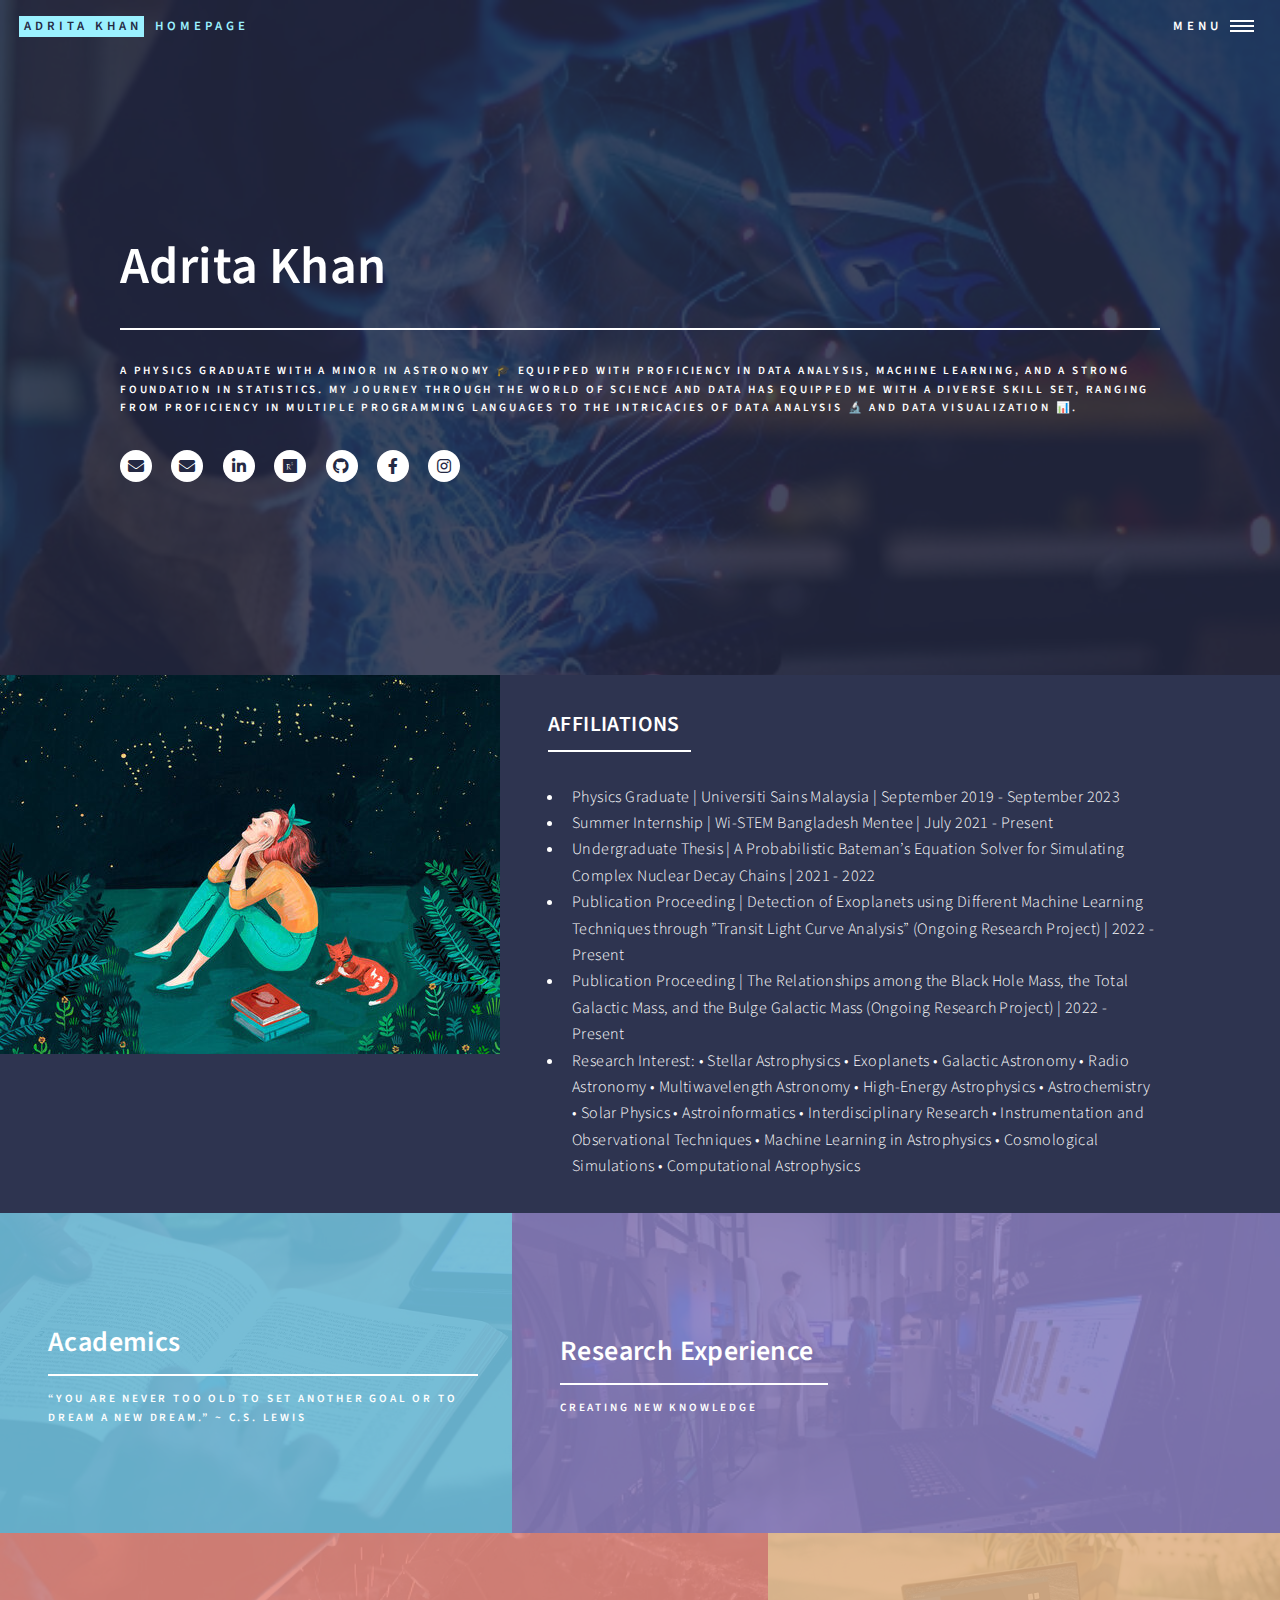
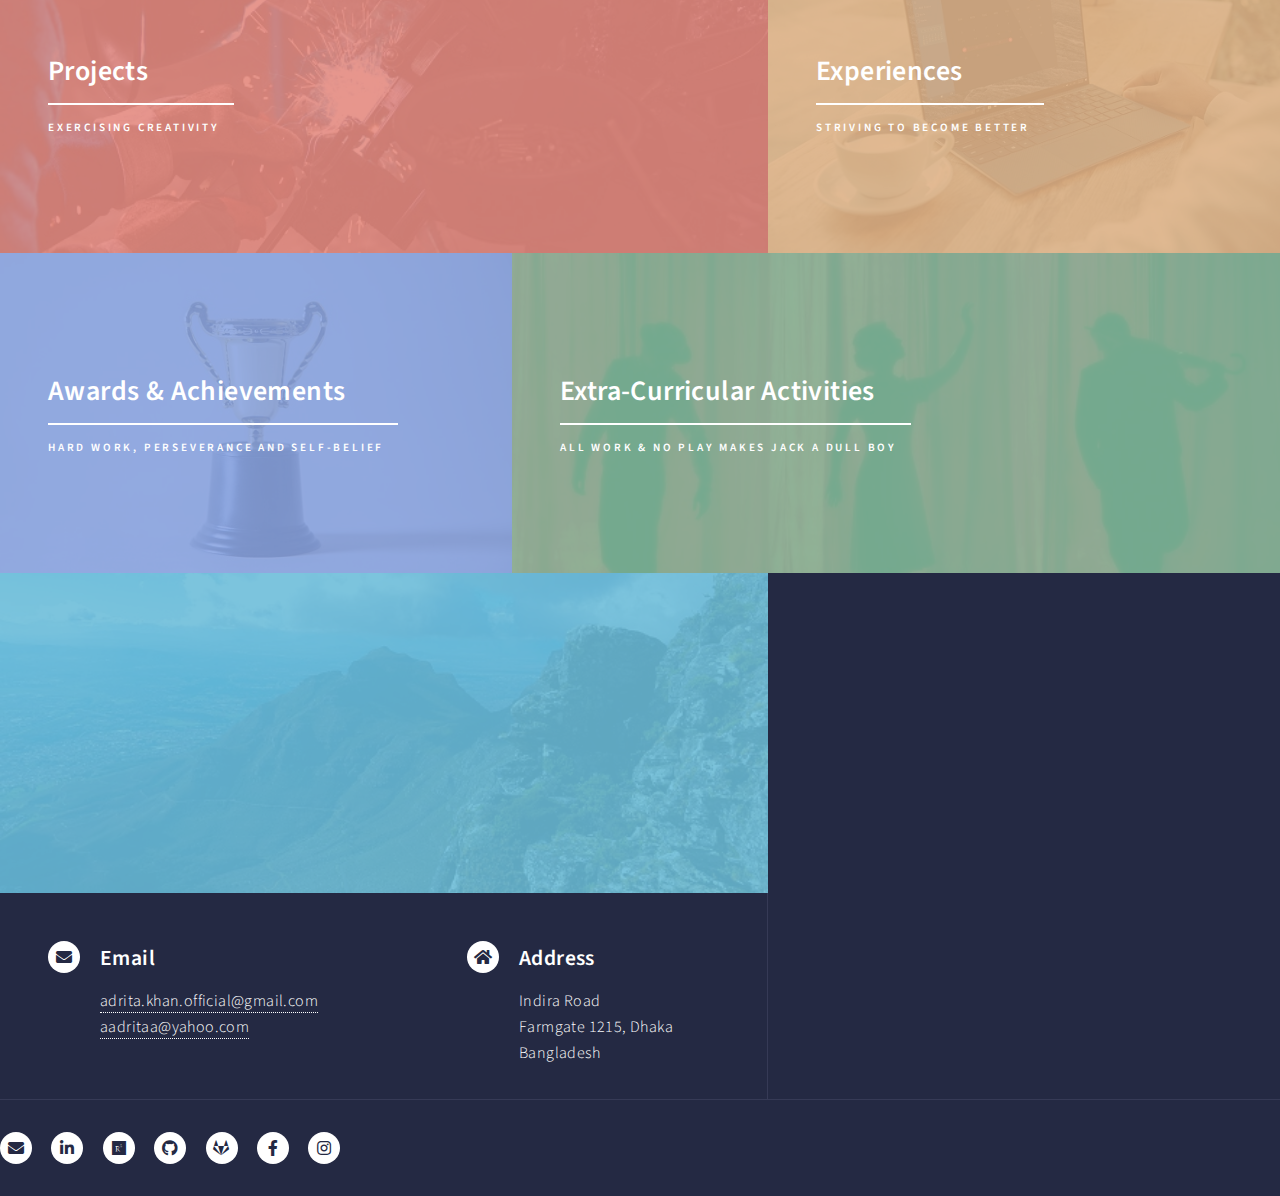
<file: index.html>
<!DOCTYPE HTML>
<html>
	<head>
		<title>Adrita Khan</title>
		<meta charset="utf-8" />
		<meta name="viewport" content="width=device-width, initial-scale=1, user-scalable=no" />
		<link rel="stylesheet" href="assets/css/main.css" />
		<noscript><link rel="stylesheet" href="assets/css/noscript.css" /></noscript>
	</head>
	<body class="is-preload">

		<!-- Wrapper -->
			<div id="wrapper">

				<!-- Header -->
					<header id="header" class="alt">
						<a href="index.html" class="logo"><strong>Adrita Khan</strong> Homepage </a>
						<nav>
							<a href="#menu">Menu</a>
						</nav>
					</header>

				<!-- Menu -->
					<nav id="menu">
						<ul class="links">
							
							<li><a href="Academics.html">Academics</a></li>
							<li><a href="Research.html">Research Experience</a></li>
							<li><a href="Projects.html">Projects</a></li>
							<li><a href="Experiences.html">Experiences</a></li>
							<li><a href="Achievements.html">Achievements</a></li>
							<li><a href="Activities.html">Activities</a></li>
							<a href="" target="_blank" target="_blank" class="button small fit" style="background-color:rgb(243, 150, 11);"> <b style="font-size: 15px">Academic CV</b></a>
							<!---li><a href="generic.html">Generic</a></li>
							<li><a href="elements.html">Elements</a></li>
						</ul>
						<ul class="actions stacked">
							<li><a href="#" class="button primary fit">Get Started</a></li>
					
						</ul--->
					</nav>

				<!-- Banner -->
					<section id="banner" class="major" style= "background-image: url('images/banner2lr.jpg');">
						<div class="inner">
							
							<header class="major">
								<h1>Adrita Khan</h1>
							</header>
							
							<div class="content">
								<p> A Physics graduate with a minor in Astronomy 🎓 Equipped with proficiency in Data Analysis, Machine Learning, and a strong foundation in Statistics.
									My journey through the world of science and data has equipped me with a diverse skill set, ranging from proficiency in multiple programming languages to the intricacies of data analysis 🔬 and data visualization 📊.</p>
							</div>
							<div class="inner">
								<ul class="icons">
									<li><a href="mailto:adrita.khan.official@gmail.com" class="icon solid alt fa-envelope"><span class="label">Email</span></a></li>
									<li><a href="mailto:aadritaa@yahoo.com" class="icon solid alt fa-envelope"><span class="label">Email</span></a></li>
									<li><a href="https://www.linkedin.com/in/adrita-khan" class="icon brands alt fa-linkedin-in"><span class="label">LinkedIn</span></a></li>
									<li><a href="https://www.researchgate.net/profile/" class="icon brands alt fa-researchgate"><span class="label">Researchgate</span></a></li>
									<li><a href="https://github.com/Adrita-Khan" class="icon brands alt fa-github"><span class="label">Github</span></a></li>
									<li><a href="https://www.facebook.com/" class="icon brands alt fa-facebook-f"><span class="label">Facebook</span></a></li>
									<li><a href="https://www.instagram.com/" class="icon brands alt fa-instagram"><span class="label">Instagram</span></a></li>
									
									
								</ul>
							</div>
							
						</div>
						
					</section>
					<section id="two" class="spotlights">
							<section>
								<a class="image" style="width: fit-content;" >
									<img src="images/pp.jpg" alt="" data-position="top center" />
								</a>
								<div class="content" >
									<div class="inner" >
										<header class="major">
											<h3>AFFILIATIONS</h3>
											
										</header>
									<div>
										<ul>
												<li>Physics Graduate | Universiti Sains Malaysia | September 2019 - September 2023 </li>
        											<li>Summer Internship | Wi-STEM Bangladesh Mentee | July 2021 - Present </li>
      		  										<li>Undergraduate Thesis | A Probabilistic Bateman’s Equation Solver for Simulating Complex Nuclear Decay Chains | 2021 - 2022 </li>
        											<li>Publication Proceeding  | Detection of Exoplanets using Different Machine Learning Techniques through ”Transit Light Curve Analysis” (Ongoing Research Project) | 2022 - Present</li>
        											<li>Publication Proceeding  | The Relationships among the Black Hole Mass, the Total Galactic Mass, and the Bulge Galactic Mass (Ongoing Research Project) | 2022 - Present</li>
        											<li>Research Interest:
												• Stellar Astrophysics • Exoplanets 
           											• Galactic Astronomy  • Radio Astronomy  • Multiwavelength Astronomy
            											• High-Energy Astrophysics 
            											• Astrochemistry 
            											• Solar Physics 
            											• Astroinformatics 
            											• Interdisciplinary Research 
            											• Instrumentation and Observational Techniques 
            											• Machine Learning in Astrophysics 
            											• Cosmological Simulations 
            											• Computational Astrophysics</li>
											
												
										</ul>
											
									</div>
									</div>
								</div>
							</section>
					</section>


					

				<!-- Main -->
				<div id="main">

					<!-- Two -->
					
						
								
					
								<!---ul class="actions">
									<li><a href="Overview.html" class="button next">Get Started</a></li>
								</ul--->
							</div>
							</section>
					<!--One -->
							<section id="one" class="tiles">
								<article>
									<span class="image">
										<img src="images/academic.jpg" alt="" />
									</span>
									<header class="major">
										<h3><a href="Academics.html" class="link">Academics</a></h3>
										<p>“YOU ARE NEVER TOO OLD TO SET ANOTHER GOAL OR TO DREAM A NEW DREAM.” ~ C.S. LEWIS</p>
									</header>
								</article>
								<article>
									<span class="image">
										<img src="images/research.jpg" alt="" />
									</span>
									<header class="major">
										<h3><a href="Research.html" class="link">Research Experience</a></h3>
										<p>Creating New Knowledge</p>
									</header>
								</article>
								<article>
									<span class="image">
										<img src="images/project.jpg" alt="" />
									</span>
									<header class="major">
										<h3><a href="Projects.html" class="link">Projects</a></h3>
										<p>Exercising Creativity</p>
									</header>
								</article>
								<article>
									<span class="image">
										<img src="images/work.jpg" alt="" />
									</span>
									<header class="major">
										<h3><a href="Experiences.html" class="link">Experiences</a></h3>
										<p>Striving to become better</p>
									</header>
								</article>
								<article>
									<span class="image">
										<img src="images/award.jpg" alt="" />
									</span>
									<header class="major">
										<h3><a href="Achievements.html" class="link">Awards & Achievements</a></h3>
										<p>hard work, perseverance and self-belief</p>
									</header>
								</article>
								<article>
									<span class="image">
										<img src="images/activities.jpg" alt="" />
									</span>
									<header class="major">
										<h3><a href="Activities.html" class="link">Extra-Curricular Activities</a></h3>
										<p>All Work & No Play Makes Jack A Dull boy</p>
									</header>
								</article>
								<article>
									<span class="image">
										<img src="images/mountain.jpg" alt="" />
									</span>
									
								</article>
								
							</section>

						
							

				</div>

				<!-- Contact -->
				<section id="contact">
					<div class="inner">
						<!---section>
							<form method="post" action="#">
								<div class="fields">
									<div class="field half">
										<label for="name">Name</label>
										<input type="text" name="name" id="name" />
									</div>
									<div class="field half">
										<label for="email">Email</label>
										<input type="text" name="email" id="email" />
									</div>
									<div class="field">
										<label for="message">Message</label>
										<textarea name="message" id="message" rows="6"></textarea>
									</div>
								</div>
								<ul class="actions">
									<li><input type="submit" value="Send Message" class="primary" /></li>
									<li><input type="reset" value="Clear" /></li>
								</ul>
							</form>
						</section--->
						<section class="split">
						<div id="container">
						<section style="float:left; widows: 100px;">
								<div class="contact-method">
									<span class="icon solid alt fa-envelope"></span>
									<h3>Email</h3>
									<a href="mailto:adrita.khan.official@gmail.com">adrita.khan.official@gmail.com</a><br>
									<a href="mailto:aadritaa@yahoo.com">aadritaa@yahoo.com</a>
								</div>
							</section>
							<section style="float:right; width:300px;">
								<div class="contact-method">
									<span class="icon solid alt fa-home"></span>
									<h3>Address</h3>
									<span>Indira Road<br />
									Farmgate 1215, Dhaka<br />
									Bangladesh</span>
								</div>
							</section>
							
						</div>
							
						
						</section>
					</div>
				</section>

			<!-- Footer -->
				<footer id="footer">
					<div class="inner">
						<p> </p>
							<ul class="icons">
							<li><a href="mailto:adrita.khan.official@gmail.com" class="icon solid alt fa-envelope"><span class="label">Email</span></a></li>
							<li><a href="https://www.linkedin.com/in/adrita-khan" class="icon brands alt fa-linkedin-in"><span class="label">LinkedIn</span></a></li>
							<li><a href="https://www.researchgate.net/profile/" class="icon brands alt fa-researchgate"><span class="label">Researchgate</span></a></li>
							<li><a href="https://github.com/Adrita-Khan" class="icon brands alt fa-github"><span class="label">Github</span></a></li>
							<li><a href="https://gitlab.com/adrita-khan" class="icon brands alt fa-gitlab"><span class="label">Gitlab</span></a></li>
							<li><a href="https://www.facebook.com/" class="icon brands alt fa-facebook-f"><span class="label">Facebook</span></a></li>
							<li><a href="https://www.instagram.com//" class="icon brands alt fa-instagram"><span class="label">Instagram</span></a></li>
							
							
							</ul>
						
					</div>
				</footer>

		</div>
		<!-- Scripts -->
			

	</body>
	<script src="assets/js/jquery.min.js"></script>
			<script src="assets/js/jquery.scrolly.min.js"></script>
			<script src="assets/js/jquery.scrollex.min.js"></script>
			<script src="assets/js/browser.min.js"></script>
			<script src="assets/js/breakpoints.min.js"></script>
			<script src="assets/js/util.js"></script>
			<script src="assets/js/main.js"></script>
</html>
</file>
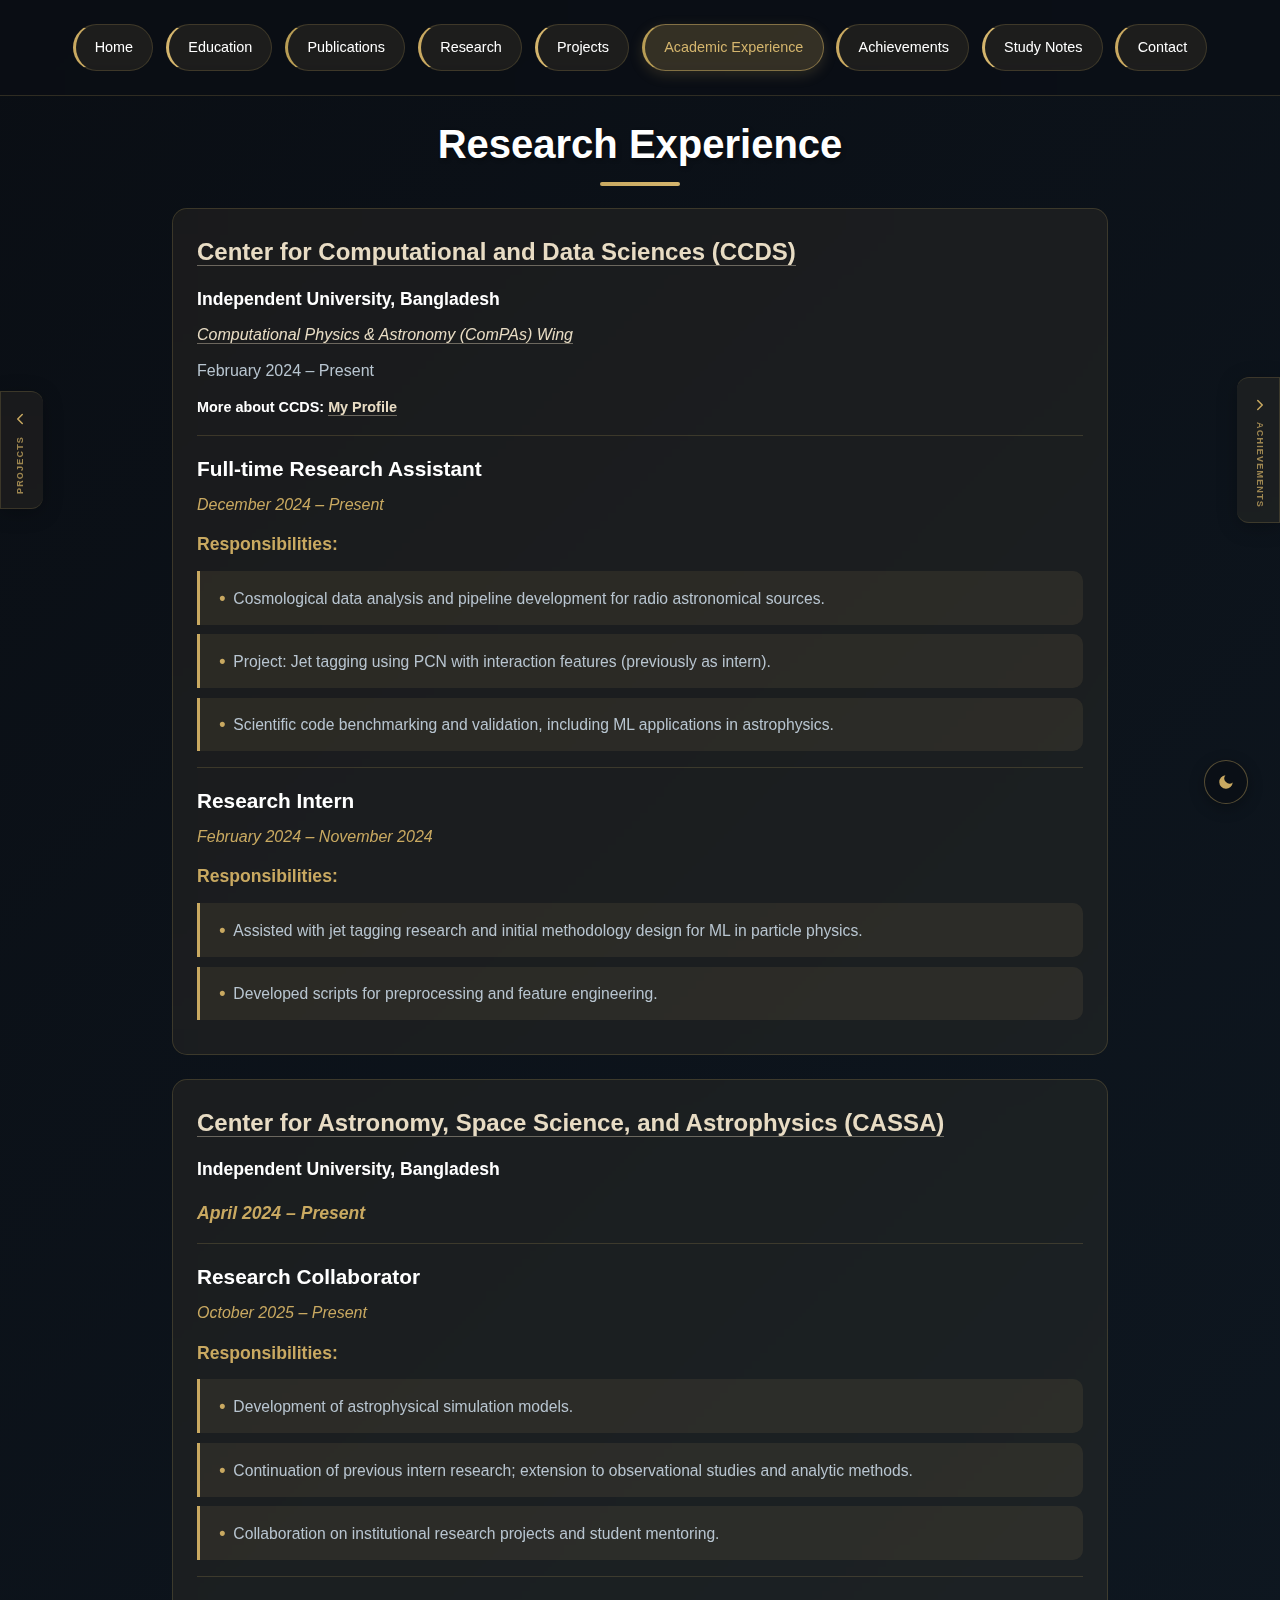
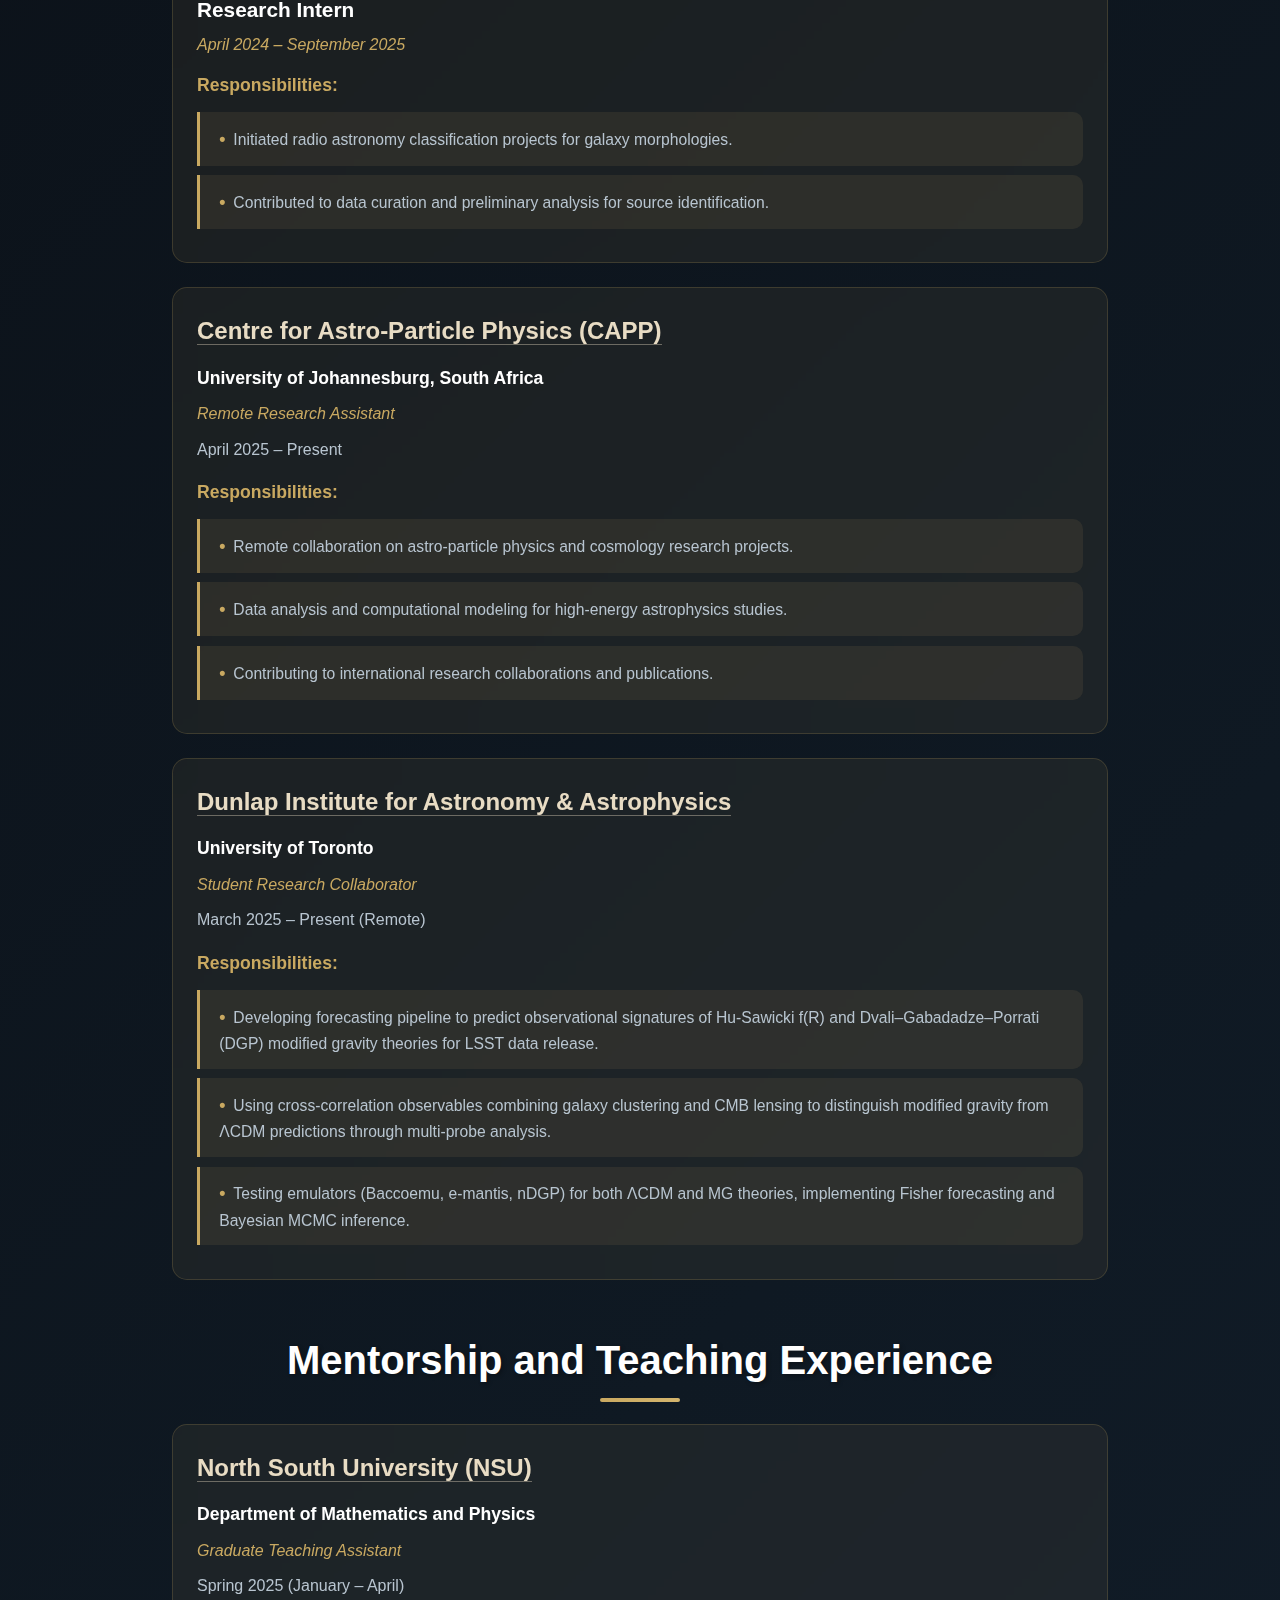
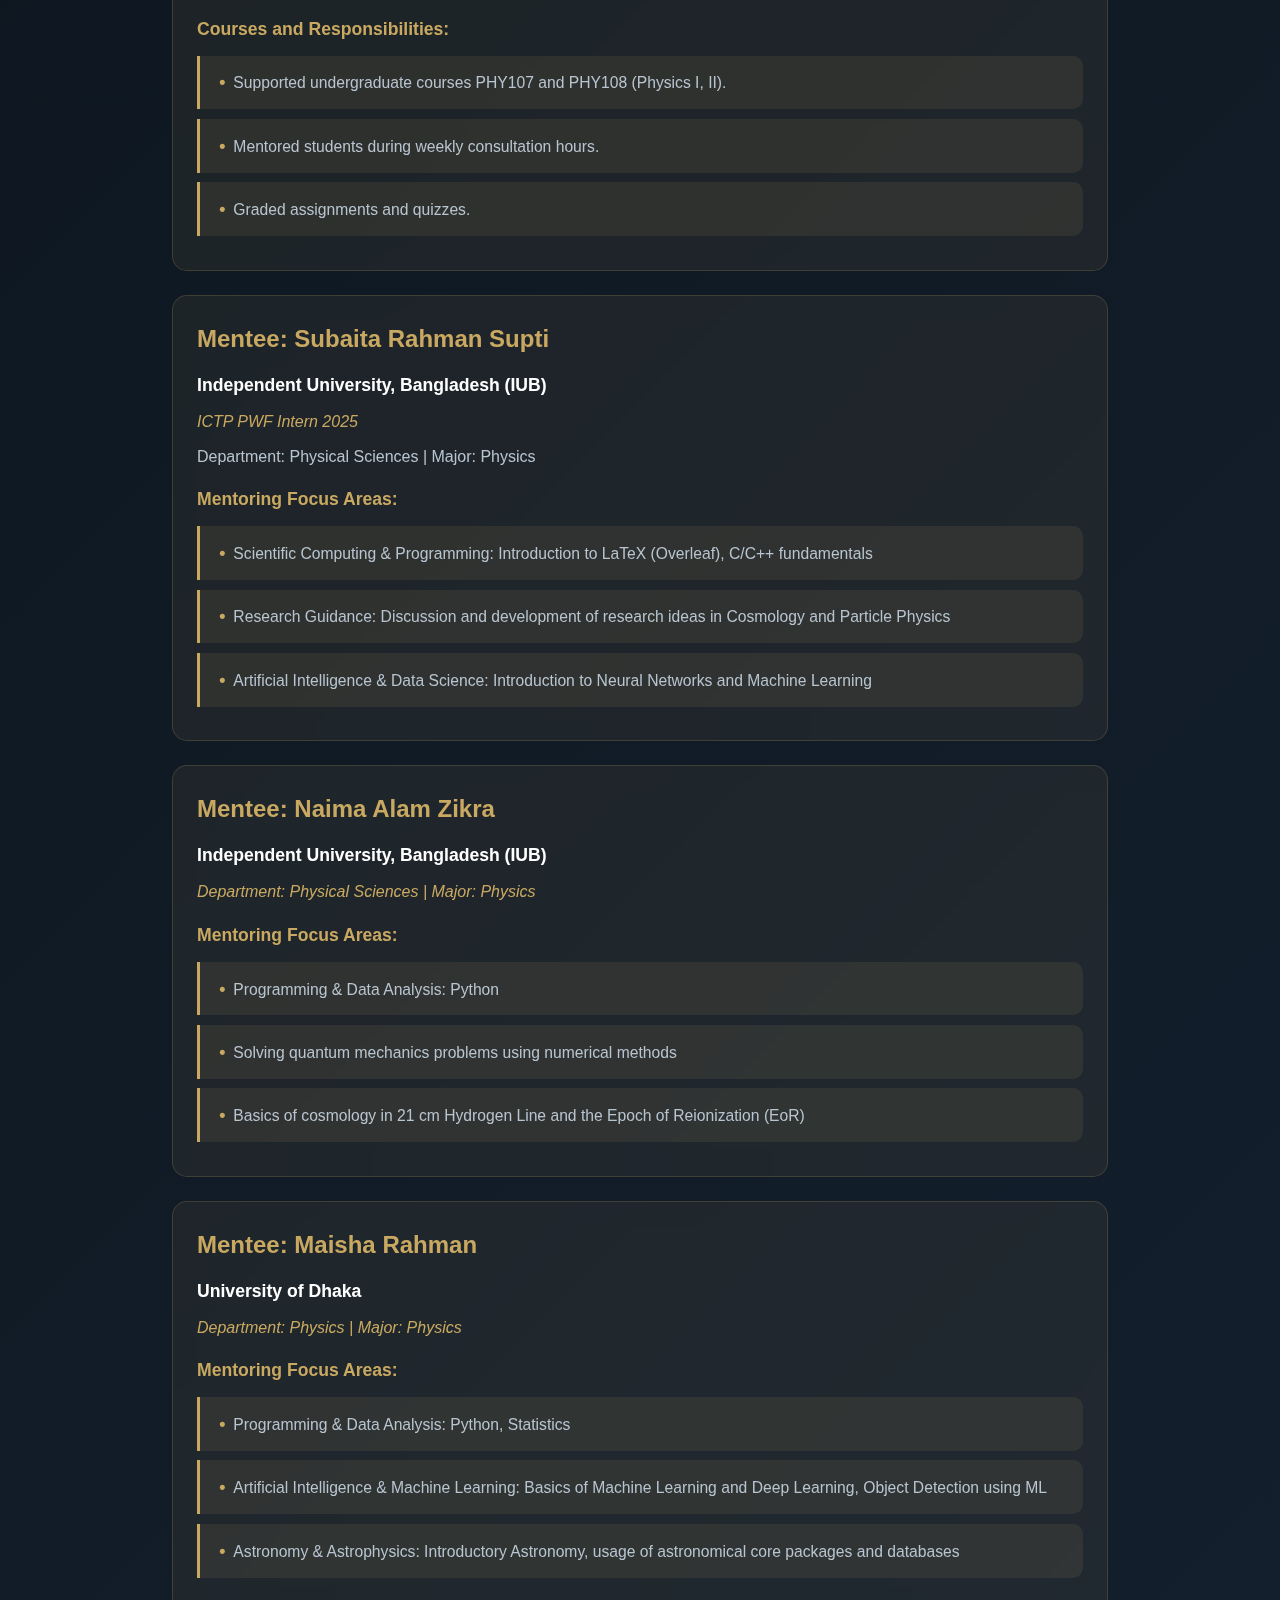
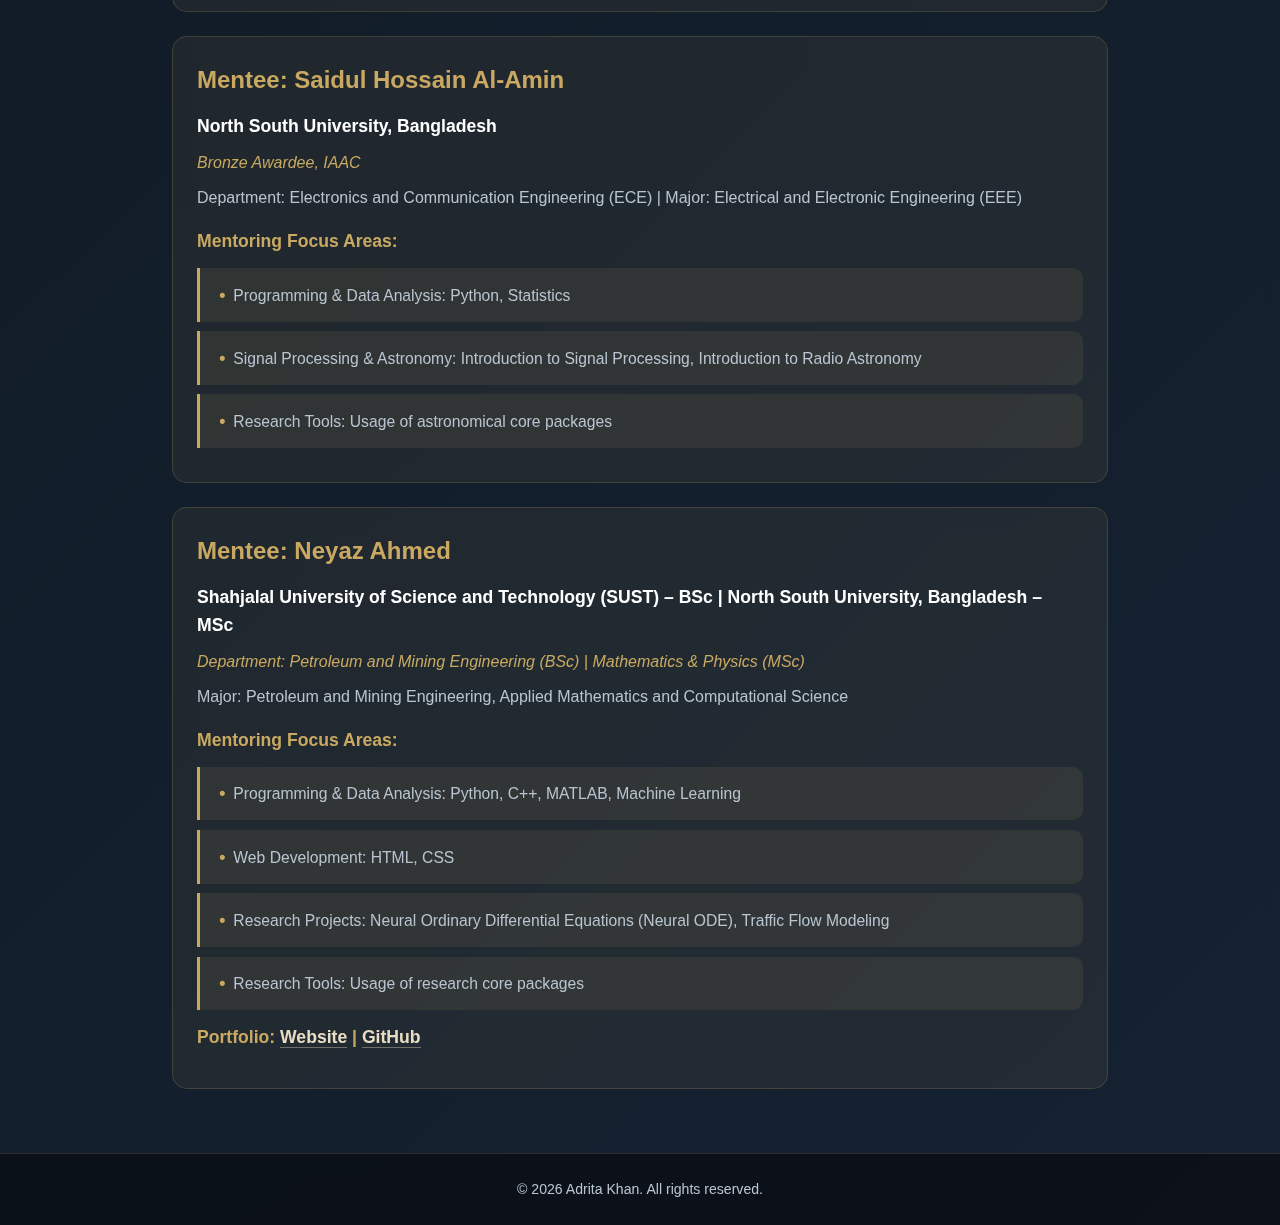
<file: academic_experience.html>
<!DOCTYPE html>
<html lang="en" data-theme="dark">
<head>
    <meta charset="UTF-8">
    <meta name="viewport" content="width=device-width, initial-scale=1.0, viewport-fit=cover">
    <title>Academic Experience - Adrita Khan</title>
    <style>

        /* Respect prefers-reduced-motion — disable ambient animations */
        @media (prefers-reduced-motion: reduce) {
            *, *::before, *::after {
                animation-duration: 0.01ms !important;
                animation-iteration-count: 1 !important;
                transition-duration: 0.01ms !important;
                scroll-behavior: auto !important;
            }
        }


        /* Skip to content — only visible when keyboard-focused */
        .skip-link {
            position: absolute;
            top: -100px;
            left: 1rem;
            z-index: 9999;
            padding: 0.6rem 1rem;
            background: #0a0e14;
            color: #d4b56d;
            border: 1px solid rgba(201, 169, 97, 0.6);
            border-radius: 6px;
            font-size: 0.9rem;
            font-weight: 600;
            text-decoration: none;
            transition: top 0.2s ease;
        }
        .skip-link:focus {
            top: 1rem;
            outline: 2px solid #d4b56d;
        }
        /* Visually hidden (for <h1>s that shouldn't be seen) */
        .visually-hidden {
            position: absolute !important;
            width: 1px; height: 1px;
            padding: 0; margin: -1px; overflow: hidden;
            clip: rect(0, 0, 0, 0); white-space: nowrap; border: 0;
        }

        * { margin: 0; padding: 0; box-sizing: border-box; }
        html { scroll-behavior: smooth; -webkit-text-size-adjust: 100%; }
        body {
            font-family: 'Inter', -apple-system, BlinkMacSystemFont, 'Segoe UI', Roboto, sans-serif;
            background: linear-gradient(135deg, #0a0e14 0%, #0f1923 50%, #152232 100%);
            min-height: 100vh;
            color: #b8c5d0;
            line-height: 1.6;
        }

        /* ── Side Navigation Arrows ── */
        .side-nav-arrow {
            position: fixed; top: 50%; transform: translateY(-50%); z-index: 200;
            display: flex; flex-direction: column; align-items: center; gap: 8px;
            background: rgba(201, 169, 97, 0.08); border: 1px solid rgba(201, 169, 97, 0.2);
            text-decoration: none; color: #c9a961;
            backdrop-filter: blur(10px); -webkit-backdrop-filter: blur(10px);
            transition: all 0.4s cubic-bezier(0.4, 0, 0.2, 1);
            box-shadow: 0 4px 20px rgba(0, 0, 0, 0.25);
            -webkit-tap-highlight-color: transparent;
        }
        .side-nav-arrow::before {
            content: ''; position: absolute; top: 0; left: 0; right: 0; bottom: 0;
            background: radial-gradient(ellipse at center, rgba(201, 169, 97, 0.08) 0%, transparent 70%);
            opacity: 0; transition: opacity 0.4s ease;
        }
        .side-nav-arrow:hover::before { opacity: 1; }
        .side-nav-arrow svg { position: relative; z-index: 1; transition: transform 0.3s ease; }
        .side-nav-label {
            font-size: 9px; font-weight: 600; letter-spacing: 1.2px; text-transform: uppercase;
            writing-mode: vertical-rl; opacity: 0.75; transition: opacity 0.3s ease; position: relative; z-index: 1;
        }
        .side-nav-arrow:hover .side-nav-label { opacity: 1; }
        .side-nav-left { left: 0; border-right: none; border-radius: 0 12px 12px 0; padding: 18px 14px 14px 10px; }
        .side-nav-left:hover { background: rgba(201,169,97,0.16); border-color: rgba(201,169,97,0.45); padding-left: 14px; color: #d4b56d; box-shadow: 6px 0 30px rgba(201,169,97,0.2), 2px 0 10px rgba(0,0,0,0.3); }
        .side-nav-left:hover svg { transform: translateX(-3px); }
        .side-nav-right { right: 0; border-left: none; border-radius: 12px 0 0 12px; padding: 18px 10px 14px 14px; }
        .side-nav-right:hover { background: rgba(201,169,97,0.16); border-color: rgba(201,169,97,0.45); padding-right: 14px; color: #d4b56d; box-shadow: -6px 0 30px rgba(201,169,97,0.2), -2px 0 10px rgba(0,0,0,0.3); }
        .side-nav-right:hover svg { transform: translateX(3px); }

        /* ── Scroll-to-Top Button ── */
        .scroll-to-top {
            position: fixed; bottom: 2rem; right: 2rem; z-index: 200;
            width: 52px; height: 52px; border-radius: 50%;
            background: linear-gradient(135deg, rgba(201,169,97,0.35) 0%, rgba(180,150,80,0.25) 100%);
            border: 1.5px solid rgba(201,169,97,0.6);
            display: flex; align-items: center; justify-content: center;
            color: #fff; cursor: pointer;
            backdrop-filter: blur(12px); -webkit-backdrop-filter: blur(12px);
            transition: all 0.35s cubic-bezier(0.4,0,0.2,1);
            box-shadow: 0 4px 24px rgba(201,169,97,0.35);
            opacity: 0; pointer-events: none; transform: translateY(12px);
            -webkit-tap-highlight-color: transparent;
        }
        .scroll-to-top.visible { opacity: 1; pointer-events: auto; transform: translateY(0); }
        .scroll-to-top::before {
            content: ''; position: absolute; inset: -3px; border-radius: 50%;
            border: 1px solid rgba(201,169,97,0.25); opacity: 0; transition: opacity 0.35s ease;
        }
        .scroll-to-top:hover::before { opacity: 1; }
        .scroll-to-top:hover {
            background: linear-gradient(135deg, rgba(201,169,97,0.7) 0%, rgba(212,181,109,0.55) 100%);
            border-color: rgba(201,169,97,0.9); color: #0a0e14;
            box-shadow: 0 8px 32px rgba(201,169,97,0.55), 0 0 20px rgba(201,169,97,0.3);
            transform: translateY(-4px);
        }
        .scroll-to-top svg { position: relative; z-index: 1; transition: transform 0.3s ease; stroke-width: 2.5; }
        .scroll-to-top:hover svg { transform: translateY(-2px); }

        /* ── Main layout ── */
        .container { max-width: 1000px; margin: 0 auto; padding: 1rem 2rem 2rem 2rem; }
        .section-title {
            font-size: 2.5rem; font-weight: 700; text-align: center; margin-bottom: 2rem;
            color: #ffffff; text-shadow: 2px 2px 4px rgba(0,0,0,0.3); position: relative;
        }
        .section-title::after {
            content: ''; position: absolute; bottom: -10px; left: 50%; transform: translateX(-50%);
            width: 80px; height: 4px; background: linear-gradient(90deg, #c9a961, #d4b56d); border-radius: 2px;
        }
        .container > ul { list-style: none; display: grid; gap: 1.5rem; }
        .container > ul > li {
            background: rgba(201,169,97,0.08); backdrop-filter: blur(10px); border-radius: 15px;
            padding: 1.5rem; border: 1px solid rgba(201,169,97,0.2); transition: all 0.3s ease;
            position: relative; overflow: hidden;
        }
        .container > ul > li::before {
            content: ''; position: absolute; top: 0; left: 0; right: 0; height: 3px;
            background: linear-gradient(90deg, #c9a961, #d4b56d, #b89d55);
            transform: translateX(-100%); transition: transform 0.3s ease;
        }
        .container > ul > li:hover::before { transform: translateX(0); }
        .container > ul > li:hover {
            transform: translateY(-5px);
            box-shadow: 0 15px 40px rgba(201,169,97,0.3), 0 0 20px rgba(201,169,97,0.15);
            background: rgba(201,169,97,0.12); border-color: rgba(201,169,97,0.4);
        }
        .container > ul > li > h3 {
            font-size: 1.5rem; font-weight: 600; color: #c9a961; margin-bottom: 0.8rem;
            position: relative; display: inline-block;
        }
        .container > ul > li > h3 a {
            color: #e8dcc4; text-decoration: none; transition: all 0.3s ease;
            border-bottom: 1px solid rgba(232,220,196,0.4);
        }
        .container > ul > li > h3 a:hover { color: #f5ead6; border-bottom-color: #f5ead6; }
        .container > ul > li > h3::after {
            content: ''; position: absolute; bottom: -5px; left: 0; width: 0; height: 2px;
            background: linear-gradient(90deg, #c9a961, #d4b56d); transition: width 0.3s ease;
        }
        .container > ul > li:hover > h3::after { width: 100%; }
        .container > ul > li > p { color: #b8c5d0; font-size: 1rem; margin-bottom: 0.6rem; }
        .container > ul > li > p:first-of-type { font-weight: 600; color: #ffffff; font-size: 1.1rem; }
        .container > ul > li > p:nth-of-type(2) { color: #c9a961; font-weight: 500; font-style: italic; }
        .container > ul > li > p:last-of-type { color: #c9a961; font-weight: 600; font-size: 1.1rem; margin-bottom: 0.8rem; margin-top: 1rem; }
        .container > ul > li ul { list-style: none; padding-left: 0; margin-top: 0.8rem; }
        .container > ul > li ul li {
            background: rgba(201,169,97,0.1); border-left: 3px solid #c9a961;
            padding: 0.8rem 1.2rem; margin-bottom: 0.6rem; border-radius: 0 10px 10px 0;
            color: #b8c5d0; font-size: 0.98rem; transition: all 0.3s ease; position: relative;
        }
        .container > ul > li ul li::before {
            content: '•'; color: #c9a961; font-weight: bold; margin-right: 0.5rem; font-size: 1.1rem;
        }
        .container > ul > li ul li:hover {
            background: rgba(201,169,97,0.15); border-left-color: #d4b56d; transform: translateX(5px);
        }
        .container > ul > li > p a {
            color: #e8dcc4; text-decoration: none; transition: all 0.3s ease;
            border-bottom: 1px solid rgba(232,220,196,0.4);
        }
        .container > ul > li > p a:hover { color: #f5ead6; border-bottom-color: #f5ead6; }
        .position-subsection { margin-top: 1rem; padding-top: 1rem; border-top: 1px solid rgba(201,169,97,0.2); }
        .position-subsection h4 { font-size: 1.3rem; color: #ffffff; margin-bottom: 0.4rem; }
        .position-subsection > p:first-of-type { color: #c9a961 !important; font-weight: 500; font-style: italic; margin-bottom: 0.6rem; }
        .position-subsection p { color: #b8c5d0; }
        .position-subsection p[style*="color: #c9a961"],
        .position-subsection p[style*="color: #e3c297"] { color: #c9a961 !important; }
        .position-subsection span { color: #b8c5d0; }
        .position-subsection a { color: #e8dcc4; text-decoration: none; transition: all 0.3s ease; border-bottom: 1px solid rgba(232,220,196,0.4); }
        .position-subsection a:hover { color: #f5ead6; border-bottom-color: #f5ead6; }
        .container > ul > li { cursor: pointer; }

        /* ── Navigation ── */
        #quick-links {
            position: relative; z-index: 10; background: rgba(10,14,20,0.6);
            backdrop-filter: blur(10px); -webkit-backdrop-filter: blur(10px);
            padding: 1.5rem 0; border-bottom: 1px solid rgba(201,169,97,0.2);
            display: flex; justify-content: center; overflow-x: hidden;
        }
        .nav-container { width: 100%; max-width: 1200px; padding: 0 1rem; }
        .nav-list { display: flex; justify-content: center; flex-wrap: wrap; gap: 0.8rem; list-style: none; padding: 0; margin: 0; }
        .nav-list a {
            display: block; background: rgba(201,169,97,0.1); border: 1px solid rgba(201,169,97,0.2);
            border-radius: 25px; padding: 0.7rem 1.2rem; text-decoration: none; color: #ffffff;
            font-size: 0.9rem; font-weight: 500; text-align: center; transition: all 0.3s ease;
            backdrop-filter: blur(5px); white-space: nowrap; flex-shrink: 0;
        }
        .nav-list a:hover { background: rgba(201,169,97,0.2); border-color: rgba(201,169,97,0.4); transform: translateY(-3px); color: #c9a961; box-shadow: 0 5px 15px rgba(201,169,97,0.3); }
        .nav-list li:nth-child(8n+1) a { border-left: 3px solid #c9a961; }
        .nav-list li:nth-child(8n+2) a { border-left: 3px solid #d4b56d; }
        .nav-list li:nth-child(8n+3) a { border-left: 3px solid #b89d55; }
        .nav-list li:nth-child(8n+4) a { border-left: 3px solid #c9a961; }
        .nav-list li:nth-child(8n+5) a { border-left: 3px solid #d4b56d; }
        .nav-list li:nth-child(8n+6) a { border-left: 3px solid #b89d55; }
        .nav-list li:nth-child(8n+7) a { border-left: 3px solid #c9a961; }
        .nav-list li:nth-child(8n+8) a { border-left: 3px solid #d4b56d; }

        /* ── Footer ── */
        footer {
            position: relative; z-index: 10; background: rgba(10,14,20,0.8);
            backdrop-filter: blur(10px); -webkit-backdrop-filter: blur(10px);
            border-top: 1px solid rgba(201,169,97,0.2); padding: 1.5rem 0; margin-top: 2rem;
        }
        .footer-content { max-width: 1200px; margin: 0 auto; padding: 0 2rem; display: flex; flex-direction: column; align-items: center; gap: 1rem; }
        .footer-left { text-align: center; }
        .footer-left p { color: #b8c5d0; font-size: 0.88rem; }

        /* ────────────────────────────────
           MOBILE OVERRIDES
        ──────────────────────────────── */

        /* Tablet */
        @media (max-width: 768px) {
            /* Side nav */
            .side-nav-left { border-radius: 0 10px 10px 0; padding: 14px 10px 10px 8px; }
            .side-nav-right { border-radius: 10px 0 0 10px; padding: 14px 8px 10px 10px; }
            .side-nav-label { font-size: 8px; }

            /* Top nav: horizontal scroll */
            #quick-links { overflow-x: auto; -webkit-overflow-scrolling: touch; justify-content: flex-start; padding: 1rem 0; scrollbar-width: none; }
            #quick-links::-webkit-scrollbar { display: none; }
            .nav-container { padding: 0; overflow: visible; }
            .nav-list { flex-wrap: nowrap; justify-content: flex-start; padding: 0 1rem; width: max-content; gap: 0.6rem; }
            .nav-list a { padding: 0.6rem 1rem; font-size: 0.85rem; }

            /* Container & title */
            .container { padding: 1.2rem 1rem 2rem; }
            .section-title { font-size: 2rem; }

            /* Cards */
            .container > ul > li { padding: 1.2rem; }
            .container > ul > li > h3 { font-size: 1.3rem; }
            .container > ul > li > p { font-size: 0.95rem; }
            .container > ul > li > p:first-of-type { font-size: 1rem; }
            .container > ul > li > p:last-of-type { font-size: 1rem; }
            .container > ul > li ul li { font-size: 0.92rem; padding: 0.7rem 1rem; }
            .position-subsection h4 { font-size: 1.15rem; }

            /* Footer */
            footer { padding: 1.2rem 0; margin-top: 1.5rem; }
            .footer-content { padding: 0 1rem; }

            /* Scroll-to-top */
            .scroll-to-top { bottom: 1rem; right: 1rem; width: 48px; height: 48px; }
        }

        /* Phone */
        @media (max-width: 640px) {
            .section-title { font-size: 1.75rem; }
            .container { padding: 1rem 0.9rem 1.5rem; }
            .container > ul > li > h3 { font-size: 1.15rem; }
            .container > ul > li > p { font-size: 0.9rem; }
            .container > ul > li > p:first-of-type { font-size: 0.95rem; }
            .container > ul > li ul li { font-size: 0.88rem; padding: 0.6rem 0.9rem; }
            .position-subsection h4 { font-size: 1.05rem; }
        }

        /* Very small phones */
        @media (max-width: 400px) {
            .section-title { font-size: 1.5rem; }
            .container { padding: 0.9rem 0.75rem 1.5rem; }
            .container > ul > li { padding: 1rem; }
            .container > ul > li > h3 { font-size: 1.05rem; }
            .container > ul > li ul li { font-size: 0.82rem; padding: 0.55rem 0.8rem; }
            .side-nav-label { display: none; }
            .side-nav-left { padding: 10px 9px 10px 6px; }
            .side-nav-right { padding: 10px 6px 10px 9px; }
            .scroll-to-top { bottom: 0.8rem; right: 0.8rem; width: 44px; height: 44px; }
        }
    
        /* Active nav link (current page) — added for cross-page consistency */
        .nav-list a.active {
            background: rgba(201, 169, 97, 0.22);
            border-color: rgba(201, 169, 97, 0.55);
            color: #d4b56d;
            box-shadow: 0 4px 14px rgba(201, 169, 97, 0.18);
        }

        /* ============================================================
           LIGHT MODE — variable-first approach
           Stars, aurora, CMB, animations: fully untouched.
           Gold accents: identical to dark mode.
           Only surfaces and text shift to light.
           ============================================================ */

        /* Smooth transition when toggling */
        *, *::before, *::after {
            transition: background-color 0.3s ease, color 0.3s ease,
                        border-color 0.3s ease, box-shadow 0.3s ease !important;
        }
        /* But don't slow down animations */
        .star, .aurora-wave, .aurora-wave-1, .aurora-wave-2, .aurora-wave-3,
        .nebula, .nebula::before, .nebula::after,
        .cmb-core, .cmb-animation, .floating-shape {
            transition: none !important;
        }

        [data-theme="light"] {
            /* Core palette — lighter versions */
            --bg-dark:    #f0e6e4;
            --bg-mid:     #e8d8d5;
            --bg-light:   #dccac6;
            --text-light: #1e1410;
            --text-muted: #3d2820;
            /* Gold darkened for contrast on blush background */
            --gold-primary: #9a7320;
            --gold-light:   #b08530;
            --gold-dark:    #7d5c10;
            --glow-gold:    rgba(201, 169, 97, 0.4);
        }

        /* Body background */
        [data-theme="light"] body {
            background: linear-gradient(135deg, #f0e6e4 0%, #e8d8d5 50%, #dccac6 100%);
            color: #1e1410;
        }

        /* Cosmic bg — soften the gold glow slightly so it reads on light */
        [data-theme="light"] .cosmic-bg {
            background:
                radial-gradient(ellipse 80% 50% at 20% 80%, rgba(201,169,97,0.10) 0%, transparent 50%),
                radial-gradient(ellipse 60% 40% at 80% 20%, rgba(201,169,97,0.07) 0%, transparent 50%),
                radial-gradient(ellipse 100% 60% at 50% 50%, rgba(0,0,0,0.02) 0%, transparent 50%);
        }

        /* Nav — frosted light panel */
        [data-theme="light"] #quick-links {
            background: rgba(240, 228, 226, 0.88);
            border-bottom: 1px solid rgba(201,169,97,0.2);
        }
        [data-theme="light"] .nav-list a {
            color: #1e1410;
            background: rgba(201,169,97,0.07);
            border-color: rgba(201,169,97,0.18);
        }
        [data-theme="light"] .nav-list a:hover {
            color: #9a7320;
            background: rgba(201,169,97,0.15);
        }
        [data-theme="light"] .nav-list a.active {
            background: rgba(201,169,97,0.18);
            border-color: rgba(201,169,97,0.45);
            color: #7d5c10;
        }

        /* Section backgrounds */
        [data-theme="light"] section {
            border-top-color: rgba(201,169,97,0.12);
        }
        [data-theme="light"] .section-alt {
            background: rgba(255,240,237,0.22);
        }
        [data-theme="light"] .section-dark {
            background: rgba(255,240,237,0.32);
        }
        [data-theme="light"] .section-header h2 {
            color: #1e1410;
        }

        /* Hero */
        [data-theme="light"] .hero-text h1 { color: #1e1410; }
        [data-theme="light"] .hero-text .bio { color: #3d2820; }

        /* Cards — light frosted surface */
        [data-theme="light"] .about-content,
        [data-theme="light"] .about-content-compact,
        [data-theme="light"] .position-card,
        [data-theme="light"] .position-compact-item,
        [data-theme="light"] .publication-card,
        [data-theme="light"] .research-card,
        [data-theme="light"] .research-interest-card,
        [data-theme="light"] .achievement-card,
        [data-theme="light"] .achievement-item,
        [data-theme="light"] .education-card,
        [data-theme="light"] .note-card,
        [data-theme="light"] .contact-card,
        [data-theme="light"] .category-section,
        [data-theme="light"] .stat-card,
        [data-theme="light"] .future-card,
        [data-theme="light"] .membership-card,
        [data-theme="light"] .tech-skill-card,
        [data-theme="light"] .news-card,
        [data-theme="light"] .semester-card,
        [data-theme="light"] .profile-card,
        [data-theme="light"] .blog-entry,
        [data-theme="light"] .research-container {
            background: rgba(255, 248, 244, 0.82) !important;
            border-color: rgba(201,169,97,0.22) !important;
            box-shadow: 0 4px 24px rgba(0,0,0,0.07) !important;
        }
        [data-theme="light"] .about-content:hover,
        [data-theme="light"] .position-card:hover,
        [data-theme="light"] .publication-card:hover,
        [data-theme="light"] .research-card:hover,
        [data-theme="light"] .note-card:hover {
            background: rgba(255, 248, 244, 0.95) !important;
            box-shadow: 0 8px 32px rgba(0,0,0,0.11) !important;
        }

        /* Text inside cards */
        [data-theme="light"] .about-content p,
        [data-theme="light"] .about-content-compact p,
        [data-theme="light"] .research-content p,
        [data-theme="light"] .publication-description,
        [data-theme="light"] .publication-authors,
        [data-theme="light"] .publication-date,
        [data-theme="light"] .publication-footnote,
        [data-theme="light"] .position-org,
        [data-theme="light"] .position-compact-org,
        [data-theme="light"] .position-subsection p,
        [data-theme="light"] .position-subsection span,
        [data-theme="light"] .page-description,
        [data-theme="light"] .education-location,
        [data-theme="light"] .thesis-supervisor,
        [data-theme="light"] .achievement-text,
        [data-theme="light"] .course-item,
        [data-theme="light"] .membership-role-title,
        [data-theme="light"] .membership-detail-item,
        [data-theme="light"] .note-description,
        [data-theme="light"] .stat-label,
        [data-theme="light"] .research-topic-item,
        [data-theme="light"] .footer-left p,
        [data-theme="light"] .profile-info,
        [data-theme="light"] .tech-skill-items,
        [data-theme="light"] .future-description p { color: #3d2820 !important; }

        /* Headings inside cards */
        [data-theme="light"] .position-subsection h4,
        [data-theme="light"] .education-content h3,
        [data-theme="light"] .future-title-group h3,
        [data-theme="light"] .page-title-right h1,
        [data-theme="light"] .page-header h1,
        [data-theme="light"] .category-title h2,
        [data-theme="light"] .research-section-header h2,
        [data-theme="light"] .note-title,
        [data-theme="light"] .meta-badge,
        [data-theme="light"] .thesis-title,
        [data-theme="light"] .publication-venue,
        [data-theme="light"] .lang-name { color: #1e1410 !important; }

        /* Hardcoded white text in HTML attributes */
        [data-theme="light"] [style*="color: #ffffff"],
        [data-theme="light"] [style*="color:#ffffff"],
        [data-theme="light"] [style*="color: #fff"],
        [data-theme="light"] [style*="color:#fff"],
        [data-theme="light"] [style*="color: white"],
        [data-theme="light"] [style*="color: #b8c5d0"],
        [data-theme="light"] [style*="color:#b8c5d0"],
        [data-theme="light"] [style*="color: #e8dcc4"],
        [data-theme="light"] [style*="color:#e8dcc4"] { color: #3d2820 !important; }

        /* Links in cards */
        [data-theme="light"] .position-compact-org a,
        [data-theme="light"] .position-subsection a,
        [data-theme="light"] .container > ul > li > h3 a { color: #9a7320 !important; }

        /* Badges / pills */
        [data-theme="light"] .pub-link,
        [data-theme="light"] .pub-tag,
        [data-theme="light"] .position-type,
        [data-theme="light"] .position-compact-type,
        [data-theme="light"] .bibtex-toggle,
        [data-theme="light"] .copy-btn {
            background: rgba(201,169,97,0.10) !important;
            border-color: rgba(201,169,97,0.25) !important;
            color: #3d2820 !important;
        }
        [data-theme="light"] .pub-link:hover { color: #9a7320 !important; }

        /* Interest tags */
        [data-theme="light"] .interest-tag {
            color: #1e1410 !important;
            background: rgba(201,169,97,0.09) !important;
        }
        [data-theme="light"] .interest-tag:hover { color: #9a7320 !important; }

        /* Social icons */
        [data-theme="light"] .social-icon {
            background: rgba(0,0,0,0.06) !important;
            border-color: rgba(0,0,0,0.12) !important;
            color: #3d2820 !important;
        }
        [data-theme="light"] .social-icon:hover {
            background: rgba(201,169,97,0.15) !important;
            border-color: rgba(201,169,97,0.4) !important;
            color: #9a7320 !important;
        }
        [data-theme="light"] .social-icon svg { fill: currentColor !important; }

        /* Profile icon bubbles (contact page) */
        [data-theme="light"] .profile-icon-bubble {
            background: rgba(0,0,0,0.06) !important;
            border-color: rgba(0,0,0,0.12) !important;
        }
        [data-theme="light"] .profile-icon-bubble svg { fill: #3d2820 !important; }
        [data-theme="light"] .profile-icon-link { color: #3d2820 !important; }
        [data-theme="light"] .profile-icon-link:hover .profile-icon-bubble {
            background: rgba(201,169,97,0.15) !important;
            border-color: rgba(201,169,97,0.4) !important;
        }
        [data-theme="light"] .profile-icon-link:hover .profile-icon-bubble svg { fill: #9a7320 !important; }
        [data-theme="light"] .profile-icon-link:hover { color: #9a7320 !important; }
        [data-theme="light"] .academic-profiles-heading { color: #3d2820 !important; }

        /* BibTeX block */
        [data-theme="light"] .bibtex-block {
            background: rgba(252,243,240,0.95) !important;
            border-color: rgba(201,169,97,0.2) !important;
        }
        [data-theme="light"] .bibtex-code { color: #1e293b !important; }

        /* Language bar track */
        [data-theme="light"] .lang-bar-wrap { background: rgba(0,0,0,0.1) !important; }

        /* Scroll-to-top & side nav */
        [data-theme="light"] #scrollToTop,
        [data-theme="light"] .side-nav-arrow {
            background: rgba(240,228,226,0.88) !important;
            border-color: rgba(201,169,97,0.25) !important;
            color: #3d2820 !important;
        }

        /* Footer */
        [data-theme="light"] footer {
            background: rgba(220,200,196,0.92);
            border-top: 1px solid rgba(201,169,97,0.15);
            color: #3d2820;
        }
        [data-theme="light"] .footer-left p { color: #3d2820 !important; }
        [data-theme="light"] .footer-stat-number { color: #9a7320 !important; }
        [data-theme="light"] .footer-stat-label { color: #3d2820 !important; }

        

    
        

    
        /* ── Theme toggle: fixed, above scroll-to-top ── */
        #theme-toggle {
            position: fixed;
            bottom: calc(2rem + 52px + 0.75rem);
            right: 2rem;
            z-index: 200;
            width: 44px;
            height: 44px;
            border-radius: 50%;
            border: 1px solid rgba(201,169,97,0.4);
            background: rgba(10,14,20,0.75);
            color: #c9a961;
            cursor: pointer;
            display: flex;
            align-items: center;
            justify-content: center;
            backdrop-filter: blur(10px);
            -webkit-backdrop-filter: blur(10px);
            transition: background 0.3s ease, border-color 0.3s ease, transform 0.3s ease, box-shadow 0.3s ease !important;
            box-shadow: 0 4px 15px rgba(0,0,0,0.3);
            -webkit-tap-highlight-color: transparent;
        }
        #theme-toggle:hover {
            background: rgba(201,169,97,0.2);
            border-color: rgba(201,169,97,0.7);
            transform: translateY(-2px);
            box-shadow: 0 6px 20px rgba(201,169,97,0.3);
        }
        [data-theme="light"] #theme-toggle {
            background: rgba(240,228,226,0.92);
            border-color: rgba(201,169,97,0.4);
            color: #7d5c10;
            box-shadow: 0 4px 15px rgba(0,0,0,0.12);
        }
        [data-theme="light"] #theme-toggle:hover {
            background: rgba(201,169,97,0.15);
        }
        #theme-toggle svg {
            width: 18px;
            height: 18px;
            fill: currentColor;
            transition: transform 0.4s ease !important;
        }
        #theme-toggle:hover svg { transform: rotate(20deg); }
        @media (max-width: 768px) {
            #theme-toggle { bottom: calc(1rem + 48px + 0.75rem); right: 1rem; width: 40px; height: 40px; }
            #theme-toggle svg { width: 16px; height: 16px; }
        }
        @media (max-width: 480px) {
            #theme-toggle { bottom: calc(0.8rem + 44px + 0.75rem); right: 0.8rem; width: 38px; height: 38px; }
        }

        /* Skill tags */
        [data-theme="light"] .skill-tag {
            color: #7d5c10 !important;
            background: rgba(154, 115, 32, 0.10) !important;
            border-color: rgba(154, 115, 32, 0.30) !important;
        }
        [data-theme="light"] .skill-tag:hover {
            color: #5a4008 !important;
            background: rgba(154, 115, 32, 0.20) !important;
        }

        /* Skill category labels (PROGRAMMING, ML & STATISTICS, etc.) */
        [data-theme="light"] .skill-category-label {
            color: #5a4008 !important;
        }

        /* Language section */
        [data-theme="light"] .lang-name {
            color: #1e1410 !important;
        }
        [data-theme="light"] .lang-level {
            color: #7d5c10 !important;
        }
        [data-theme="light"] .lang-bar-wrap {
            background: rgba(0, 0, 0, 0.15) !important;
        }
        [data-theme="light"] .lang-row {
            background: rgba(154, 115, 32, 0.08) !important;
            border-color: rgba(154, 115, 32, 0.25) !important;
        }
        [data-theme="light"] .lang-row:hover {
            background: rgba(154, 115, 32, 0.16) !important;
        }

        /* Tech skill items (research page) */
        [data-theme="light"] .tech-skill-items,
        [data-theme="light"] .tech-skill-title {
            color: #1e1410 !important;
        }

        /* Any remaining muted/light text hardcoded as vars or hex */
        [data-theme="light"] .publication-authors,
        [data-theme="light"] .publication-date,
        [data-theme="light"] .publication-footnote,
        [data-theme="light"] .position-compact-org,
        [data-theme="light"] .position-org,
        [data-theme="light"] .achievement-text,
        [data-theme="light"] .course-item,
        [data-theme="light"] .membership-detail-item,
        [data-theme="light"] .research-topic-item,
        [data-theme="light"] .note-description,
        [data-theme="light"] .page-description,
        [data-theme="light"] .profile-info,
        [data-theme="light"] .stat-label,
        [data-theme="light"] .section-subtitle,
        [data-theme="light"] .meta-item,
        [data-theme="light"] .education-location,
        [data-theme="light"] .thesis-supervisor {
            color: #3d2820 !important;
        }

        /* Headings that use var(--text-light) — need explicit dark */
        [data-theme="light"] h1,
        [data-theme="light"] h2,
        [data-theme="light"] h3,
        [data-theme="light"] h4,
        [data-theme="light"] h5 {
            color: #1e1410 !important;
        }

        /* Nav link text */
        [data-theme="light"] .nav-list a {
            color: #1e1410 !important;
        }
        [data-theme="light"] .nav-list a:hover {
            color: #9a7320 !important;
        }
        [data-theme="light"] .nav-list a.active {
            color: #7d5c10 !important;
        }

        /* Footer text */
        [data-theme="light"] footer,
        [data-theme="light"] footer p,
        [data-theme="light"] .footer-left p {
            color: #3d2820 !important;
        }

    
        /* ===== LIGHT MODE: universal hardcoded-colour overrides ===== */

        /* --- Inline style overrides (HTML attributes) --- */
        [data-theme="light"] [style*="color: #ffffff"],
        [data-theme="light"] [style*="color:#ffffff"],
        [data-theme="light"] [style*="color: #fff"],
        [data-theme="light"] [style*="color:#fff"],
        [data-theme="light"] [style*="color: white"],
        [data-theme="light"] [style*="color: #b8c5d0"],
        [data-theme="light"] [style*="color:#b8c5d0"],
        [data-theme="light"] [style*="color: #e8dcc4"],
        [data-theme="light"] [style*="color:#e8dcc4"],
        [data-theme="light"] [style*="color: #e8dcc0"],
        [data-theme="light"] [style*="color:#e8dcc0"],
        [data-theme="light"] [style*="color: #f5ead6"],
        [data-theme="light"] [style*="color: #c9d8e8"],
        [data-theme="light"] [style*="color: #8fa0ae"] { color: #3d2820 !important; }

        /* --- Stylesheet class overrides --- */

        /* Body-level muted text */
        [data-theme="light"] body { color: #1e1410 !important; }

        /* All #b8c5d0 usages — the standard muted/secondary text */
        [data-theme="light"] .profile-info,
        [data-theme="light"] .education-location,
        [data-theme="light"] .thesis-supervisor,
        [data-theme="light"] .achievement-text,
        [data-theme="light"] .stat-chip .label,
        [data-theme="light"] .course-item,
        [data-theme="light"] .stat-label,
        [data-theme="light"] .membership-role-title,
        [data-theme="light"] .membership-detail-item,
        [data-theme="light"] .no-results,
        [data-theme="light"] .page-description,
        [data-theme="light"] .note-description,
        [data-theme="light"] .filter-btn,
        [data-theme="light"] .position-subsection p,
        [data-theme="light"] .position-subsection span,
        [data-theme="light"] .container > ul > li > p,
        [data-theme="light"] .publication-authors,
        [data-theme="light"] .publication-venue,
        [data-theme="light"] .publication-date,
        [data-theme="light"] .publication-footnote,
        [data-theme="light"] .bibtex-toggle { color: #3d2820 !important; }

        /* All #ffffff / #fff usages — primary text, headings */
        [data-theme="light"] .page-title-right h1,
        [data-theme="light"] .page-header h1,
        [data-theme="light"] .education-content h3,
        [data-theme="light"] .future-title-group h3,
        [data-theme="light"] .category-title h2,
        [data-theme="light"] .note-title,
        [data-theme="light"] .position-subsection h4,
        [data-theme="light"] .thesis-title,
        [data-theme="light"] .container > ul > li > p:first-of-type,
        [data-theme="light"] .meta-badge,
        [data-theme="light"] .lang-name { color: #1e1410 !important; }

        /* Non-technical / soft skill tags */
        [data-theme="light"] .soft-skill-tag {
            color: #7d5c10 !important;
            background: rgba(154, 115, 32, 0.10) !important;
            border-color: rgba(154, 115, 32, 0.30) !important;
        }
        [data-theme="light"] .soft-skill-tag:hover {
            color: #5a4008 !important;
            background: rgba(154, 115, 32, 0.20) !important;
        }
        [data-theme="light"] .soft-skill-tag .emoji,
        [data-theme="light"] .soft-skill-tag svg { opacity: 0.85; }

        /* Course items hover */
        [data-theme="light"] .course-item:hover { color: #1e1410 !important; }

        /* #e8dcc4 / #e8dcc0 links (academic experience, research) */
        [data-theme="light"] .position-compact-org a,
        [data-theme="light"] .position-subsection a,
        [data-theme="light"] .container > ul > li > h3 a,
        [data-theme="light"] .container > ul > li > p a { color: #9a7320 !important; }

        /* #f5ead6 hover links */
        [data-theme="light"] .position-compact-org a:hover,
        [data-theme="light"] .position-subsection a:hover,
        [data-theme="light"] .container > ul > li > h3 a:hover,
        [data-theme="light"] .container > ul > li > p a:hover { color: #7d5c10 !important; }

        /* #c9d8e8 (publications syntax highlight) */
        [data-theme="light"] .bibtex-code { color: #1e1410 !important; }

        /* #8fa0ae (small labels, index page) */
        [data-theme="light"] .position-compact-date,
        [data-theme="light"] .publication-date { color: #5a4008 !important; }

        /* future-title-group university name (#e8dcc0) */
        [data-theme="light"] .future-title-group .education-university { color: #3d2820 !important; }

        /* future-description */
        [data-theme="light"] .future-description p { color: #3d2820 !important; }

        /* achievement icon star */
        [data-theme="light"] .achievement-icon::before { color: #9a7320 !important; }

        /* filter/category buttons (notes page) */
        [data-theme="light"] .filter-btn { color: #3d2820 !important; }
        [data-theme="light"] .filter-btn.active,
        [data-theme="light"] .filter-btn:hover { color: #1e1410 !important; }

        /* scroll-to-top button */
        [data-theme="light"] .scroll-to-top { color: #7d5c10 !important; }

    
        /* ===== LIGHT MODE: education hero card removal + icon visibility ===== */

        /* Remove the white card from education hero (profile-info-box) */
        [data-theme="light"] .profile-info-box {
            background: transparent !important;
            backdrop-filter: none !important;
            -webkit-backdrop-filter: none !important;
            border: none !important;
            box-shadow: none !important;
        }
        [data-theme="light"] .profile-info-box::before {
            display: none !important;
        }
        /* Also remove card from profile-card wrapper on education page */
        [data-theme="light"] .profile-card {
            background: transparent !important;
            border: none !important;
            box-shadow: none !important;
        }

        /* ── Icon & SVG visibility in light mode ── */

        /* Social icons (index, education, contact) */
        [data-theme="light"] .social-icon {
            background: rgba(154,115,32,0.10) !important;
            border-color: rgba(154,115,32,0.30) !important;
            color: #3d2820 !important;
        }
        [data-theme="light"] .social-icon svg {
            fill: #3d2820 !important;
        }
        [data-theme="light"] .social-icon:hover {
            background: rgba(154,115,32,0.22) !important;
            border-color: rgba(154,115,32,0.55) !important;
            color: #1e1410 !important;
        }
        [data-theme="light"] .social-icon:hover svg {
            fill: #9a7320 !important;
        }

        /* Profile icon bubbles (contact page) */
        [data-theme="light"] .profile-icon-bubble {
            background: rgba(154,115,32,0.10) !important;
            border-color: rgba(154,115,32,0.30) !important;
        }
        [data-theme="light"] .profile-icon-bubble svg {
            fill: #3d2820 !important;
        }
        [data-theme="light"] .profile-icon-link {
            color: #3d2820 !important;
        }
        [data-theme="light"] .profile-icon-link:hover .profile-icon-bubble {
            background: rgba(154,115,32,0.22) !important;
            border-color: rgba(154,115,32,0.55) !important;
        }
        [data-theme="light"] .profile-icon-link:hover .profile-icon-bubble svg {
            fill: #9a7320 !important;
        }
        [data-theme="light"] .profile-icon-link:hover { color: #9a7320 !important; }

        /* Research card icons */
        [data-theme="light"] .research-card-icon {
            /* gradient icons keep their colour — just ensure contrast */
            filter: brightness(0.85) saturate(1.2);
        }

        /* Achievement icons (★ star) */
        [data-theme="light"] .achievement-icon {
            background: linear-gradient(135deg, #9a7320, #b08530) !important;
        }
        [data-theme="light"] .achievement-icon::before {
            color: #fff !important;
        }

        /* Emoji in soft-skill-tag — ensure they aren't tinted */
        [data-theme="light"] .soft-skill-tag {
            color: #7d5c10 !important;
            background: rgba(154,115,32,0.10) !important;
            border-color: rgba(154,115,32,0.28) !important;
            -webkit-filter: none !important;
            filter: none !important;
        }

        /* Any inline SVGs using fill: currentColor inside cards */
        [data-theme="light"] .pub-link svg,
        [data-theme="light"] .bibtex-toggle svg,
        [data-theme="light"] .copy-btn svg,
        [data-theme="light"] .read-more-btn svg,
        [data-theme="light"] .btn-primary svg,
        [data-theme="light"] .scroll-to-top svg {
            fill: currentColor !important;
            stroke: currentColor !important;
        }

        /* Side nav arrows */
        [data-theme="light"] .side-nav-arrow {
            background: rgba(240,228,226,0.88) !important;
            border-color: rgba(154,115,32,0.25) !important;
            color: #3d2820 !important;
        }
        [data-theme="light"] .side-nav-arrow svg {
            stroke: #3d2820 !important;
        }
        [data-theme="light"] .side-nav-arrow:hover {
            color: #9a7320 !important;
        }
        [data-theme="light"] .side-nav-arrow:hover svg {
            stroke: #9a7320 !important;
        }
        [data-theme="light"] .side-nav-label {
            color: #3d2820 !important;
        }

        /* Scroll to top button icon */
        [data-theme="light"] .scroll-to-top {
            background: linear-gradient(135deg, rgba(154,115,32,0.25), rgba(130,95,20,0.18)) !important;
            border-color: rgba(154,115,32,0.5) !important;
            color: #7d5c10 !important;
        }
        [data-theme="light"] .scroll-to-top:hover {
            background: linear-gradient(135deg, rgba(154,115,32,0.45), rgba(130,95,20,0.35)) !important;
        }

        /* Lang flag emojis — keep natural */
        [data-theme="light"] .lang-flag {
            filter: none !important;
        }

    
        /* ===== LIGHT MODE: buttons, links, tags, inline gold & low-contrast ===== */

        /* Project link buttons (projects page) */
        [data-theme="light"] .blog-entry .project-link {
            color: #7d5c10 !important;
            background: rgba(154,115,32,0.12) !important;
            border-color: rgba(154,115,32,0.35) !important;
        }
        [data-theme="light"] .blog-entry .project-link:hover {
            background: linear-gradient(135deg, #9a7320, #b08530) !important;
            color: #fff !important;
            border-color: #9a7320 !important;
        }

        /* Project card meta & description text */
        [data-theme="light"] .blog-entry .meta,
        [data-theme="light"] .blog-entry .meta a,
        [data-theme="light"] .blog-entry .description { color: #3d2820 !important; }
        [data-theme="light"] .blog-entry .heading a { color: #1e1410 !important; }
        [data-theme="light"] .blog-entry .heading a:hover { color: #9a7320 !important; }

        /* btn-primary (solid gold gradient buttons) */
        [data-theme="light"] .btn-primary {
            background: linear-gradient(135deg, #9a7320, #b08530) !important;
            color: #fff !important;
            box-shadow: 0 4px 15px rgba(154,115,32,0.3) !important;
        }

        /* read-more / generic .btn */
        [data-theme="light"] .read-more-btn,
        [data-theme="light"] .btn {
            color: #7d5c10 !important;
            background: rgba(154,115,32,0.10) !important;
            border-color: rgba(154,115,32,0.35) !important;
        }
        [data-theme="light"] .read-more-btn:hover,
        [data-theme="light"] .btn:hover {
            background: rgba(154,115,32,0.22) !important;
            color: #5a4008 !important;
        }

        /* Inline style color: #c9a961 — gold text used throughout HTML */
        [data-theme="light"] [style*="color: #c9a961"],
        [data-theme="light"] [style*="color:#c9a961"],
        [data-theme="light"] [style*="color: #d4b56d"],
        [data-theme="light"] [style*="color:#d4b56d"] { color: #7d5c10 !important; }

        /* Hardcoded gold class colours (stat numbers, titles, headers, strong) */
        [data-theme="light"] .stat-number,
        [data-theme="light"] .profile-title,
        [data-theme="light"] .achievement-item strong,
        [data-theme="light"] .profile-info span,
        [data-theme="light"] .membership-header,
        [data-theme="light"] .position-compact-title,
        [data-theme="light"] .position-compact-date,
        [data-theme="light"] .research-card-title,
        [data-theme="light"] .publication-title { color: #7d5c10 !important; }

        /* Status badge (coming soon) */
        [data-theme="light"] .status-badge.coming-soon {
            background: rgba(154,115,32,0.10) !important;
            color: #7d5c10 !important;
            border-color: rgba(154,115,32,0.25) !important;
        }

        /* Publications page syntax-highlight colours (#7ec8ff blue, #6be8a0 green) */
        [data-theme="light"] [style*="color: #7ec8ff"],
        [data-theme="light"] [style*="color:#7ec8ff"] { color: #1a5a8a !important; }
        [data-theme="light"] [style*="color: #6be8a0"],
        [data-theme="light"] [style*="color:#6be8a0"] { color: #1a6b3a !important; }
        [data-theme="light"] [style*="color: #e8c484"],
        [data-theme="light"] [style*="color:#e8c484"] { color: #7d5c10 !important; }

        /* Any remaining light-on-dark links in cards */
        [data-theme="light"] a[style*="color: #c9a961"],
        [data-theme="light"] a[style*="color:#c9a961"] { color: #7d5c10 !important; }

        /* Nav list items that use gold color */
        [data-theme="light"] .nav-list a { color: #1e1410 !important; }

        /* pub-link & pub-tag */
        [data-theme="light"] .pub-link {
            color: #3d2820 !important;
            background: rgba(154,115,32,0.08) !important;
            border-color: rgba(154,115,32,0.25) !important;
        }
        [data-theme="light"] .pub-link:hover { color: #7d5c10 !important; }
        [data-theme="light"] .pub-tag {
            color: #3d2820 !important;
            background: rgba(154,115,32,0.10) !important;
            border-color: rgba(154,115,32,0.25) !important;
        }

        /* copy/bibtex buttons */
        [data-theme="light"] .bibtex-toggle,
        [data-theme="light"] .copy-btn {
            color: #3d2820 !important;
            background: rgba(154,115,32,0.08) !important;
            border-color: rgba(154,115,32,0.22) !important;
        }
        [data-theme="light"] .bibtex-toggle:hover,
        [data-theme="light"] .copy-btn:hover { color: #1e1410 !important; }

    
        /* ===== LIGHT MODE: all #b8c5d0 / #8a96a3 muted-text overrides ===== */

        /* Global: any element whose computed colour comes from body #b8c5d0 */
        [data-theme="light"] body { color: #1e1410 !important; }

        /* Every class that hardcodes #b8c5d0 */
        [data-theme="light"] .page-description,
        [data-theme="light"] .section-subtitle,
        [data-theme="light"] .profile-info,
        [data-theme="light"] .stat-label,
        [data-theme="light"] .stat-chip .label,
        [data-theme="light"] .membership-role-title,
        [data-theme="light"] .membership-detail-item,
        [data-theme="light"] .no-results,
        [data-theme="light"] .education-location,
        [data-theme="light"] .thesis-supervisor,
        [data-theme="light"] .achievement-text,
        [data-theme="light"] .course-item,
        [data-theme="light"] .footer-left p,
        [data-theme="light"] .position-subsection p,
        [data-theme="light"] .position-subsection span,
        [data-theme="light"] .container > ul > li > p,
        [data-theme="light"] .publication-authors,
        [data-theme="light"] .publication-description,
        [data-theme="light"] .publication-date,
        [data-theme="light"] .publication-footnote,
        [data-theme="light"] .publication-venue,
        [data-theme="light"] .research-topic-item,
        [data-theme="light"] .tech-skill-items,
        [data-theme="light"] .note-description,
        [data-theme="light"] .filter-btn,
        [data-theme="light"] .hero-text .bio,
        [data-theme="light"] .future-description p,
        [data-theme="light"] .about-content p,
        [data-theme="light"] .about-content-compact p,
        [data-theme="light"] .research-content p { color: #3d2820 !important; }

        /* #8a96a3 — projects page card meta & description */
        [data-theme="light"] .blog-entry .meta,
        [data-theme="light"] .blog-entry .meta a,
        [data-theme="light"] .blog-entry .description { color: #3d2820 !important; }

        /* Inline style overrides */
        [data-theme="light"] [style*="color: #b8c5d0"],
        [data-theme="light"] [style*="color:#b8c5d0"],
        [data-theme="light"] [style*="color: #8a96a3"],
        [data-theme="light"] [style*="color:#8a96a3"] { color: #3d2820 !important; }

        /* Section page-level descriptions that use #b8c5d0 directly on the element */
        [data-theme="light"] p[style*="color: #b8c5d0"],
        [data-theme="light"] p[style*="color:#b8c5d0"],
        [data-theme="light"] span[style*="color: #b8c5d0"],
        [data-theme="light"] span[style*="color:#b8c5d0"],
        [data-theme="light"] div[style*="color: #b8c5d0"],
        [data-theme="light"] div[style*="color:#b8c5d0"] { color: #3d2820 !important; }

        /* Catch all remaining elements with these muted colours via universal child selector */
        [data-theme="light"] section p:not([class]),
        [data-theme="light"] .container p:not([class]) { color: #3d2820; }

    
        /* ===== LIGHT MODE: high-contrast final pass ===== */

        /* Research page */
        [data-theme="light"] .research-description { color: #3d2820 !important; }
        [data-theme="light"] .research-supervisors {
            color: #5a4008 !important;
            border-left-color: rgba(154,115,32,0.5) !important;
        }
        [data-theme="light"] .research-supervisors strong { color: #7d5c10 !important; }
        [data-theme="light"] .research-supervisors a { color: #7d5c10 !important; border-bottom-color: rgba(125,92,16,0.4) !important; }
        [data-theme="light"] .research-supervisors a:hover { color: #5a4008 !important; }
        [data-theme="light"] .research-link {
            color: #7d5c10 !important;
            background: rgba(154,115,32,0.10) !important;
            border-color: rgba(154,115,32,0.35) !important;
        }
        [data-theme="light"] .research-link:hover {
            background: rgba(154,115,32,0.22) !important;
            border-color: rgba(154,115,32,0.6) !important;
            color: #5a4008 !important;
        }
        [data-theme="light"] .keyword-tag {
            color: #7d5c10 !important;
            background: rgba(154,115,32,0.12) !important;
            border-color: rgba(154,115,32,0.28) !important;
        }
        [data-theme="light"] .research-icon { filter: brightness(0.82) saturate(1.1); }

        /* Achievements page */
        [data-theme="light"] .achievement-item strong { color: #7d5c10 !important; }
        [data-theme="light"] .membership-header { color: #7d5c10 !important; }
        [data-theme="light"] .membership-role-date { color: #7d5c10 !important; }
        [data-theme="light"] .achievement-card,
        [data-theme="light"] .membership-card {
            background: rgba(255,248,244,0.82) !important;
            border-color: rgba(154,115,32,0.22) !important;
        }

        /* Universal: every element still showing b8c5d0 or c9a961 directly */
        [data-theme="light"] * { --resolved-muted: #3d2820; }

        /* Catch all remaining var(--text-muted) which resolves to #b8c5d0 */
        [data-theme="light"] {
            --text-muted: #3d2820;
            --text-light: #1e1410;
        }

        /* Catch remaining var(--gold-primary) in text contexts */
        [data-theme="light"] .position-compact-date { color: #7d5c10 !important; }
        [data-theme="light"] .position-compact-title { color: #7d5c10 !important; }
        [data-theme="light"] .section-line { background: linear-gradient(135deg, #9a7320, #b08530) !important; }

        /* Notes page filter buttons */
        [data-theme="light"] .filter-btn { color: #3d2820 !important; background: rgba(154,115,32,0.08) !important; border-color: rgba(154,115,32,0.22) !important; }
        [data-theme="light"] .filter-btn.active,
        [data-theme="light"] .filter-btn:hover { color: #1e1410 !important; background: rgba(154,115,32,0.18) !important; }

        /* Contact page form fields */
        [data-theme="light"] input,
        [data-theme="light"] textarea,
        [data-theme="light"] select {
            background: rgba(255,248,244,0.9) !important;
            border-color: rgba(154,115,32,0.3) !important;
            color: #1e1410 !important;
        }
        [data-theme="light"] input::placeholder,
        [data-theme="light"] textarea::placeholder { color: #7a6050 !important; }

    
        /* ===== LIGHT MODE: achievements + remaining per-page contrast fixes ===== */

        /* achievements.html */
        [data-theme="light"] .intro-text { color: #3d2820 !important; }
        [data-theme="light"] .section-subtitle {
            color: #1e1410 !important;
            border-left-color: #9a7320 !important;
        }
        [data-theme="light"] .achievement-item {
            color: #3d2820 !important;
            background: rgba(154,115,32,0.08) !important;
            border-left-color: #9a7320 !important;
        }
        [data-theme="light"] .achievement-item:hover {
            background: rgba(154,115,32,0.14) !important;
        }
        [data-theme="light"] .achievement-item strong { color: #7d5c10 !important; }
        [data-theme="light"] .achievement-item a { color: #7d5c10 !important; border-bottom-color: #9a7320 !important; }
        [data-theme="light"] .achievement-item a:hover { color: #5a4008 !important; }
        [data-theme="light"] .membership-role { color: #3d2820 !important; border-bottom-color: rgba(154,115,32,0.2) !important; }
        [data-theme="light"] .membership-role-title { color: #3d2820 !important; }
        [data-theme="light"] .membership-detail-item { color: #3d2820 !important; }
        [data-theme="light"] .membership-detail-item::before { color: #9a7320 !important; }
        [data-theme="light"] .membership-details { border-top-color: rgba(154,115,32,0.2) !important; }
        [data-theme="light"] .membership-role:last-of-type { border-bottom: none !important; }

        /* research.html — remaining inline b8c5d0 */
        [data-theme="light"] .research-item {
            background: rgba(255,248,244,0.75) !important;
            border-color: rgba(154,115,32,0.18) !important;
        }
        [data-theme="light"] .research-item .research-description { color: #3d2820 !important; }

        /* academic_experience.html */
        [data-theme="light"] .container > ul > li > p { color: #3d2820 !important; }
        [data-theme="light"] .container > ul > li > p:first-of-type { color: #1e1410 !important; }

        /* publications.html */
        [data-theme="light"] .publication-description { color: #3d2820 !important; }
        [data-theme="light"] .publication-authors { color: #3d2820 !important; }

        /* Catch ALL remaining var(--text-muted) computed values */
        [data-theme="light"] p,
        [data-theme="light"] li,
        [data-theme="light"] span:not(.gold):not(.highlight) {
            /* Only apply where colour hasn't been set more specifically */
        }

        /* Force any element still inheriting the dark #b8c5d0 body colour */
        [data-theme="light"] .achievements-list,
        [data-theme="light"] .stats-section,
        [data-theme="light"] .memberships-section { color: #3d2820; }

        /* notes.html note cards */
        [data-theme="light"] .note-title { color: #1e1410 !important; }
        [data-theme="light"] .note-description { color: #3d2820 !important; }
        [data-theme="light"] .note-meta { color: #5a4008 !important; }
        [data-theme="light"] .category-title h2 { color: #1e1410 !important; }

        /* contact.html */
        [data-theme="light"] .contact-method-title { color: #1e1410 !important; }
        [data-theme="light"] .contact-method-value { color: #3d2820 !important; }
        [data-theme="light"] .contact-method-desc { color: #3d2820 !important; }

        /* Universal: any element with color still b8c5d0 via inheritance */
        [data-theme="light"] .section-alt,
        [data-theme="light"] .section-dark { color: #3d2820; }

    
        /* ===== LIGHT MODE: publications page full contrast fix ===== */

        /* Text elements */
        [data-theme="light"] .publication-authors { color: #3d2820 !important; }
        [data-theme="light"] .publication-journal { color: #5a4008 !important; }
        [data-theme="light"] .meta-item { color: #3d2820 !important; }
        [data-theme="light"] .meta-item span { color: #3d2820 !important; }
        [data-theme="light"] .publication-description { color: #3d2820 !important; }

        /* Tags */
        [data-theme="light"] .tag {
            color: #7d5c10 !important;
            background: rgba(154,115,32,0.12) !important;
            border-color: rgba(154,115,32,0.28) !important;
        }

        /* Action buttons (Cite, PDF, DOI links) */
        [data-theme="light"] .action-btn {
            color: #7d5c10 !important;
            background: rgba(154,115,32,0.10) !important;
            border-color: rgba(154,115,32,0.30) !important;
        }
        [data-theme="light"] .action-btn:hover {
            background: rgba(154,115,32,0.22) !important;
            border-color: rgba(154,115,32,0.55) !important;
            color: #5a4008 !important;
        }

        /* BibTeX toggle button */
        [data-theme="light"] .bibtex-toggle {
            color: #7d5c10 !important;
            background: rgba(154,115,32,0.10) !important;
            border-color: rgba(154,115,32,0.30) !important;
        }
        [data-theme="light"] .bibtex-toggle:hover {
            background: rgba(154,115,32,0.20) !important;
            border-color: rgba(154,115,32,0.55) !important;
        }

        /* BibTeX block */
        [data-theme="light"] .bibtex-block {
            background: rgba(252,243,240,0.95) !important;
            border-color: rgba(154,115,32,0.22) !important;
        }
        [data-theme="light"] .bibtex-header {
            background: rgba(154,115,32,0.08) !important;
            border-bottom-color: rgba(154,115,32,0.18) !important;
        }
        [data-theme="light"] .bibtex-label {
            color: #7d5c10 !important;
        }
        [data-theme="light"] .copy-bibtex-btn {
            color: #7d5c10 !important;
            background: rgba(154,115,32,0.10) !important;
            border-color: rgba(154,115,32,0.28) !important;
        }
        [data-theme="light"] .copy-bibtex-btn:hover {
            background: rgba(154,115,32,0.20) !important;
        }
        [data-theme="light"] .copy-bibtex-btn.copied {
            color: #1a6b3a !important;
            border-color: rgba(26,107,58,0.4) !important;
            background: rgba(26,107,58,0.08) !important;
        }
        [data-theme="light"] .bibtex-code {
            color: #1e1410 !important;
            background: transparent !important;
        }

        /* Filter/search buttons */
        [data-theme="light"] .filter-btn {
            color: #3d2820 !important;
            background: rgba(154,115,32,0.08) !important;
            border-color: rgba(154,115,32,0.22) !important;
        }
        [data-theme="light"] .filter-btn.active,
        [data-theme="light"] .filter-btn:hover {
            color: #1e1410 !important;
            background: rgba(154,115,32,0.20) !important;
            border-color: rgba(154,115,32,0.45) !important;
        }

        /* Search input */
        [data-theme="light"] .search-input,
        [data-theme="light"] input[type="search"],
        [data-theme="light"] input[type="text"] {
            background: rgba(255,248,244,0.9) !important;
            border-color: rgba(154,115,32,0.3) !important;
            color: #1e1410 !important;
        }
        [data-theme="light"] .search-input::placeholder { color: #7a6050 !important; }

        /* Stat cards in publications */
        [data-theme="light"] .stat-number { color: #7d5c10 !important; }
        [data-theme="light"] .stat-label { color: #3d2820 !important; }

    
        /* ===== LIGHT MODE: academic_experience specific contrast ===== */

        /* nth-of-type and last-of-type overrides — more specific than generic p rule */
        [data-theme="light"] .container > ul > li > p:nth-of-type(2) {
            color: #7d5c10 !important;
        }
        [data-theme="light"] .container > ul > li > p:last-of-type {
            color: #7d5c10 !important;
        }
        [data-theme="light"] .container > ul > li > p:first-of-type {
            color: #1e1410 !important;
        }
        [data-theme="light"] .container > ul > li > p {
            color: #3d2820 !important;
        }

        /* position-subsection — all text */
        [data-theme="light"] .position-subsection p,
        [data-theme="light"] .position-subsection span { color: #3d2820 !important; }
        [data-theme="light"] .position-subsection > p:first-of-type { color: #7d5c10 !important; }
        [data-theme="light"] .position-subsection h4 { color: #1e1410 !important; }
        [data-theme="light"] .position-subsection a { color: #9a7320 !important; }
        [data-theme="light"] .position-subsection a:hover { color: #7d5c10 !important; }
        [data-theme="light"] .position-subsection p[style*="color: #c9a961"],
        [data-theme="light"] .position-subsection p[style*="color: #e3c297"] { color: #7d5c10 !important; }

        /* Bullet items inside position-subsection ul/li */
        [data-theme="light"] .position-subsection ul li,
        [data-theme="light"] .position-subsection ol li { color: #3d2820 !important; }

        /* Any inline style still using light colours */
        [data-theme="light"] [style*="color: #b8c5d0"],
        [data-theme="light"] [style*="color:#b8c5d0"] { color: #3d2820 !important; }
        [data-theme="light"] [style*="color: #c9a961"],
        [data-theme="light"] [style*="color:#c9a961"] { color: #7d5c10 !important; }
        [data-theme="light"] [style*="color: #ffffff"],
        [data-theme="light"] [style*="color:#ffffff"],
        [data-theme="light"] [style*="color: #fff"],
        [data-theme="light"] [style*="color:#fff"] { color: #1e1410 !important; }
        [data-theme="light"] [style*="color: #e8dcc4"],
        [data-theme="light"] [style*="color:#e8dcc4"],
        [data-theme="light"] [style*="color: #f5ead6"],
        [data-theme="light"] [style*="color:#f5ead6"] { color: #3d2820 !important; }

    </style>

    <!-- SEO, social cards & favicon (added for portfolio-wide consistency) -->
    <meta name="description" content="Research, teaching, and mentorship experience of Adrita Khan at CASSA, CCDS, and collaborating institutions.">
    <meta name="keywords" content="Adrita Khan, cosmology, astrophysics, observational cosmology, modified gravity, dark energy, machine learning, radio astronomy, jet tagging, Bangladesh, physics researcher">
    <meta name="author" content="Adrita Khan">
    <meta name="theme-color" content="#0a0e14">
    <link rel="canonical" href="https://adrita-khan.github.io/academic_experience.html">
    <link rel="icon" type="image/svg+xml" href="data:image/svg+xml,%3Csvg%20xmlns='http://www.w3.org/2000/svg'%20viewBox='0%200%2032%2032'%3E%3Crect%20width='32'%20height='32'%20rx='6'%20fill='%230a0e14'/%3E%3Ctext%20x='50%25'%20y='55%25'%20text-anchor='middle'%20dominant-baseline='middle'%20font-family='Georgia,serif'%20font-size='22'%20font-weight='700'%20fill='%23c9a961'%3EA%3C/text%3E%3C/svg%3E">

    <!-- Open Graph -->
    <meta property="og:type" content="website">
    <meta property="og:site_name" content="Adrita Khan — Portfolio">
    <meta property="og:title" content="Adrita Khan">
    <meta property="og:description" content="Research, teaching, and mentorship experience of Adrita Khan at CASSA, CCDS, and collaborating institutions.">
    <meta property="og:url" content="https://adrita-khan.github.io/academic_experience.html">
    <meta property="og:image" content="https://adrita-khan.github.io/assets/og-preview.png">

    <!-- Twitter -->
    <meta name="twitter:card" content="summary_large_image">
    <meta name="twitter:site" content="@Adrita_">
    <meta name="twitter:creator" content="@Adrita_">
    <meta name="twitter:title" content="Adrita Khan">
    <meta name="twitter:description" content="Research, teaching, and mentorship experience of Adrita Khan at CASSA, CCDS, and collaborating institutions.">
    <meta name="twitter:image" content="https://adrita-khan.github.io/assets/og-preview.png">

    <script>(function(){var t=sessionStorage.getItem('ak-theme-set')?sessionStorage.getItem('ak-theme'):'dark';document.documentElement.setAttribute('data-theme',t);})();</script>
</head>
<body>
    <a href="#main-content" class="skip-link">Skip to content</a>
    

    <!-- Scroll-to-top button -->
    <button class="scroll-to-top" id="scrollToTop" title="Back to top" aria-label="Scroll to top">
        <svg width="18" height="18" viewBox="0 0 24 24" fill="none" stroke="currentColor" stroke-width="2" stroke-linecap="round" stroke-linejoin="round">
            <polyline points="18 15 12 9 6 15"></polyline>
        </svg>
    </button>

    <!-- Left arrow: back to Projects -->
    <a href="projects.html" class="side-nav-arrow side-nav-left" title="Previous: Projects" aria-label="Go to Projects page">
        <svg width="18" height="18" viewBox="0 0 24 24" fill="none" stroke="currentColor" stroke-width="2" stroke-linecap="round" stroke-linejoin="round">
            <polyline points="15 18 9 12 15 6"></polyline>
        </svg>
        <span class="side-nav-label" style="writing-mode: vertical-lr; transform: rotate(180deg);">Projects</span>
    </a>

    <!-- Right arrow: forward to Achievements -->
    <a href="achievements.html" class="side-nav-arrow side-nav-right" title="Next: Achievements" aria-label="Go to Achievements page">
        <svg width="18" height="18" viewBox="0 0 24 24" fill="none" stroke="currentColor" stroke-width="2" stroke-linecap="round" stroke-linejoin="round">
            <polyline points="9 18 15 12 9 6"></polyline>
        </svg>
        <span class="side-nav-label">Achievements</span>
    </a>

    <!-- Quick Links Navigation -->
<h1 class="visually-hidden">Adrita Khan — Academic Experience</h1>
        <button id="theme-toggle" aria-label="Toggle light/dark mode" title="Toggle light/dark mode">
        <svg id="theme-icon-moon" viewBox="0 0 24 24"><path d="M21 12.79A9 9 0 1 1 11.21 3 7 7 0 0 0 21 12.79z"/></svg>
        <svg id="theme-icon-sun" viewBox="0 0 24 24" style="display:none"><circle cx="12" cy="12" r="5"/><line x1="12" y1="1" x2="12" y2="3" stroke="currentColor" stroke-width="2" stroke-linecap="round"/><line x1="12" y1="21" x2="12" y2="23" stroke="currentColor" stroke-width="2" stroke-linecap="round"/><line x1="4.22" y1="4.22" x2="5.64" y2="5.64" stroke="currentColor" stroke-width="2" stroke-linecap="round"/><line x1="18.36" y1="18.36" x2="19.78" y2="19.78" stroke="currentColor" stroke-width="2" stroke-linecap="round"/><line x1="1" y1="12" x2="3" y2="12" stroke="currentColor" stroke-width="2" stroke-linecap="round"/><line x1="21" y1="12" x2="23" y2="12" stroke="currentColor" stroke-width="2" stroke-linecap="round"/><line x1="4.22" y1="19.78" x2="5.64" y2="18.36" stroke="currentColor" stroke-width="2" stroke-linecap="round"/><line x1="18.36" y1="5.64" x2="19.78" y2="4.22" stroke="currentColor" stroke-width="2" stroke-linecap="round"/></svg>
    </button>
<nav id="quick-links" aria-label="Main navigation">
        <div class="nav-container">
            <ul class="nav-list">
                <li><a href="index.html">Home</a></li>
                <li><a href="education.html">Education</a></li>
                <li><a href="publications.html">Publications</a></li>
                <li><a href="research.html">Research</a></li>
                <li><a href="projects.html">Projects</a></li>
                <li><a href="academic_experience.html" class="active" aria-current="page">Academic Experience</a></li>
                <li><a href="achievements.html">Achievements</a></li>
                <li><a href="notes.html">Study Notes</a></li>
                <li><a href="contact.html">Contact</a></li>
            </ul>
        </div>
    </nav>
<span id="main-content" tabindex="-1" aria-hidden="true"></span>


    <!-- Formal Research Experience Section -->
    <div class="container">
        <h2 class="section-title">Research Experience</h2>
        <ul>
            <li>
                <h3><a href="https://ccds.ai/" target="_blank" rel="noopener noreferrer">Center for Computational and Data Sciences (CCDS)</a></h3>
                <p>Independent University, Bangladesh</p>
                <p style="color: #b8c5d0; font-size: 1rem; margin-bottom: 0.6rem;"><a href="https://ccds.ai/?page_id=277" target="_blank" style="color: #e8dcc4; text-decoration: none; border-bottom: 1px solid rgba(232, 220, 196, 0.4); transition: all 0.3s ease;" rel="noopener noreferrer">Computational Physics & Astronomy (ComPAs) Wing</a></p>
                <p>February 2024 – Present</p>
                <p style="margin-top: 0.8rem; color: #ffffff; font-size: 0.9rem;">More about CCDS: <a href="https://ccds.ai/?portfolio=adrita-khan" target="_blank" rel="noopener noreferrer">My Profile</a></p>

                <div class="position-subsection">
                    <h4>Full-time Research Assistant</h4>
                    <p>December 2024 – Present</p>
                    <p style="color: #c9a961; font-weight: 600; font-size: 1.1rem; margin-bottom: 0.8rem; margin-top: 0.8rem;">Responsibilities:</p>
                    <ul>
                        <li>Cosmological data analysis and pipeline development for radio astronomical sources.</li>
                        <li>Project: Jet tagging using PCN with interaction features (previously as intern).</li>
                        <li>Scientific code benchmarking and validation, including ML applications in astrophysics.</li>
                    </ul>
                </div>

                <div class="position-subsection">
                    <h4>Research Intern</h4>
                    <p>February 2024 – November 2024</p>
                    <p style="color: #c9a961; font-weight: 600; font-size: 1.1rem; margin-bottom: 0.8rem; margin-top: 0.8rem;">Responsibilities:</p>
                    <ul>
                        <li>Assisted with jet tagging research and initial methodology design for ML in particle physics.</li>
                        <li>Developed scripts for preprocessing and feature engineering.</li>
                    </ul>
                </div>
            </li>

            <li>
                <h3><a href="https://cassa.site/" target="_blank" rel="noopener noreferrer">Center for Astronomy, Space Science, and Astrophysics (CASSA)</a></h3>
                <p>Independent University, Bangladesh</p>
                <p>April 2024 – Present</p>

                <div class="position-subsection">
                    <h4>Research Collaborator</h4>
                    <p>October 2025 – Present</p>
                    <p style="color: #c9a961; font-weight: 600; font-size: 1.1rem; margin-bottom: 0.8rem; margin-top: 0.8rem;">Responsibilities:</p>
                    <ul>
                        <li>Development of astrophysical simulation models.</li>
                        <li>Continuation of previous intern research; extension to observational studies and analytic methods.</li>
                        <li>Collaboration on institutional research projects and student mentoring.</li>
                    </ul>
                </div>

                <div class="position-subsection">
                    <h4>Research Intern</h4>
                    <p>April 2024 – September 2025</p>
                    <p style="color: #c9a961; font-weight: 600; font-size: 1.1rem; margin-bottom: 0.8rem; margin-top: 0.8rem;">Responsibilities:</p>
                    <ul>
                        <li>Initiated radio astronomy classification projects for galaxy morphologies.</li>
                        <li>Contributed to data curation and preliminary analysis for source identification.</li>
                    </ul>
                </div>
            </li>

            <li>
                <h3><a href="https://www.uj.ac.za/faculties/science/departments-2/physics/research/astrophysics/the-centre-for-astro-particle-physics-capp/" target="_blank" rel="noopener noreferrer">Centre for Astro-Particle Physics (CAPP)</a></h3>
                <p>University of Johannesburg, South Africa</p>
                <p style="color: #c9a961; font-weight: 500; font-style: italic;">Remote Research Assistant</p>
                <p>April 2025 – Present</p>
                <p style="color: #c9a961; font-weight: 600; font-size: 1.1rem; margin-bottom: 0.8rem; margin-top: 1rem;">Responsibilities:</p>
                <ul>
                    <li>Remote collaboration on astro-particle physics and cosmology research projects.</li>
                    <li>Data analysis and computational modeling for high-energy astrophysics studies.</li>
                    <li>Contributing to international research collaborations and publications.</li>
                </ul>
            </li>

            <li>
                <h3><a href="https://www.dunlap.utoronto.ca/" target="_blank" rel="noopener noreferrer">Dunlap Institute for Astronomy &amp; Astrophysics</a></h3>
                <p>University of Toronto</p>
                <p style="color: #c9a961; font-weight: 500; font-style: italic;">Student Research Collaborator</p>
                <p>March 2025 – Present (Remote)</p>
                <p style="color: #c9a961; font-weight: 600; font-size: 1.1rem; margin-bottom: 0.8rem; margin-top: 1rem;">Responsibilities:</p>
                <ul>
                    <li>Developing forecasting pipeline to predict observational signatures of Hu-Sawicki f(R) and Dvali–Gabadadze–Porrati (DGP) modified gravity theories for LSST data release.</li>
                    <li>Using cross-correlation observables combining galaxy clustering and CMB lensing to distinguish modified gravity from ΛCDM predictions through multi-probe analysis.</li>
                    <li>Testing emulators (Baccoemu, e-mantis, nDGP) for both ΛCDM and MG theories, implementing Fisher forecasting and Bayesian MCMC inference.</li>
                </ul>
            </li>
        </ul>
    </div>

    <!-- Mentorship and Teaching Experience Section -->
    <div class="container">
        <h2 class="section-title">Mentorship and Teaching Experience</h2>
        <ul>
            <li>
                <h3><a href="https://www.northsouth.edu/" target="_blank" rel="noopener noreferrer">North South University (NSU)</a></h3>
                <p>Department of Mathematics and Physics</p>
                <p style="color: #c9a961; font-weight: 500; font-style: italic;">Graduate Teaching Assistant</p>
                <p>Spring 2025 (January – April)</p>
                <p style="color: #c9a961; font-weight: 600; font-size: 1.1rem; margin-bottom: 0.8rem; margin-top: 1rem;">Courses and Responsibilities:</p>
                <ul>
                    <li>Supported undergraduate courses PHY107 and PHY108 (Physics I, II).</li>
                    <li>Mentored students during weekly consultation hours.</li>
                    <li>Graded assignments and quizzes.</li>
                </ul>
            </li>

            <li>
                <h3>Mentee: Subaita Rahman Supti</h3>
                <p>Independent University, Bangladesh (IUB)</p>
                <p style="color: #c9a961; font-weight: 500; font-style: italic;">ICTP PWF Intern 2025</p>
                <p>Department: Physical Sciences | Major: Physics</p>
                <p style="color: #c9a961; font-weight: 600; font-size: 1.1rem; margin-bottom: 0.8rem; margin-top: 1rem;">Mentoring Focus Areas:</p>
                <ul>
                    <li>Scientific Computing &amp; Programming: Introduction to LaTeX (Overleaf), C/C++ fundamentals</li>
                    <li>Research Guidance: Discussion and development of research ideas in Cosmology and Particle Physics</li>
                    <li>Artificial Intelligence &amp; Data Science: Introduction to Neural Networks and Machine Learning</li>
                </ul>
            </li>

            <li>
                <h3>Mentee: Naima Alam Zikra</h3>
                <p>Independent University, Bangladesh (IUB)</p>
                <p>Department: Physical Sciences | Major: Physics</p>
                <p style="color: #c9a961; font-weight: 600; font-size: 1.1rem; margin-bottom: 0.8rem; margin-top: 1rem;">Mentoring Focus Areas:</p>
                <ul>
                    <li>Programming &amp; Data Analysis: Python</li>
                    <li>Solving quantum mechanics problems using numerical methods</li>
                    <li>Basics of cosmology in 21 cm Hydrogen Line and the Epoch of Reionization (EoR)</li>
                </ul>
            </li>

            <li>
                <h3>Mentee: Maisha Rahman</h3>
                <p>University of Dhaka</p>
                <p>Department: Physics | Major: Physics</p>
                <p style="color: #c9a961; font-weight: 600; font-size: 1.1rem; margin-bottom: 0.8rem; margin-top: 1rem;">Mentoring Focus Areas:</p>
                <ul>
                    <li>Programming &amp; Data Analysis: Python, Statistics</li>
                    <li>Artificial Intelligence &amp; Machine Learning: Basics of Machine Learning and Deep Learning, Object Detection using ML</li>
                    <li>Astronomy &amp; Astrophysics: Introductory Astronomy, usage of astronomical core packages and databases</li>
                </ul>
            </li>

            <li>
                <h3>Mentee: Saidul Hossain Al-Amin</h3>
                <p>North South University, Bangladesh</p>
                <p style="color: #c9a961; font-weight: 500; font-style: italic;">Bronze Awardee, IAAC</p>
                <p>Department: Electronics and Communication Engineering (ECE) | Major: Electrical and Electronic Engineering (EEE)</p>
                <p style="color: #c9a961; font-weight: 600; font-size: 1.1rem; margin-bottom: 0.8rem; margin-top: 1rem;">Mentoring Focus Areas:</p>
                <ul>
                    <li>Programming &amp; Data Analysis: Python, Statistics</li>
                    <li>Signal Processing &amp; Astronomy: Introduction to Signal Processing, Introduction to Radio Astronomy</li>
                    <li>Research Tools: Usage of astronomical core packages</li>
                </ul>
            </li>

            <li>
                <h3>Mentee: Neyaz Ahmed</h3>
                <p>Shahjalal University of Science and Technology (SUST) – BSc | North South University, Bangladesh – MSc</p>
                <p>Department: Petroleum and Mining Engineering (BSc) | Mathematics &amp; Physics (MSc)</p>
                <p>Major: Petroleum and Mining Engineering, Applied Mathematics and Computational Science</p>
                <p style="color: #c9a961; font-weight: 600; font-size: 1.1rem; margin-bottom: 0.8rem; margin-top: 1rem;">Mentoring Focus Areas:</p>
                <ul>
                    <li>Programming &amp; Data Analysis: Python, C++, MATLAB, Machine Learning</li>
                    <li>Web Development: HTML, CSS</li>
                    <li>Research Projects: Neural Ordinary Differential Equations (Neural ODE), Traffic Flow Modeling</li>
                    <li>Research Tools: Usage of research core packages</li>
                </ul>
                <p style="margin-top: 0.8rem;">Portfolio: <a href="https://neyaz-ahmed.github.io/" target="_blank" rel="noopener noreferrer">Website</a> | <a href="https://github.com/neyaz-ahmed" target="_blank" rel="noopener noreferrer">GitHub</a></p>
            </li>
        </ul>
    </div>

    <footer>
        <div class="footer-content">
            <div class="footer-left">
                <p>&copy; 2026 Adrita Khan. All rights reserved.</p>
            </div>
        </div>
    </footer>

    <script>
        // Scroll-to-top
        const scrollBtn = document.getElementById('scrollToTop');
        window.addEventListener('scroll', () => {
            scrollBtn.classList.toggle('visible', window.pageYOffset > 300);
        });
        scrollBtn.addEventListener('click', () => window.scrollTo({ top: 0, behavior: 'smooth' }));

        document.querySelectorAll('a[href^="#"]').forEach(anchor => {
            anchor.addEventListener('click', function (e) {
                e.preventDefault();
                const target = document.querySelector(this.getAttribute('href'));
                if (target) target.scrollIntoView({ behavior: 'smooth' });
            });
        });

        document.querySelectorAll('.container > ul > li').forEach(item => {
            item.addEventListener('mouseenter', function() {
                this.style.transform = 'translateY(-5px) scale(1.01)';
            });
            item.addEventListener('mouseleave', function() {
                this.style.transform = 'translateY(0) scale(1)';
            });
            item.addEventListener('click', function() {
                this.style.transform = 'scale(0.98)';
                setTimeout(() => {
                    this.style.transform = 'translateY(-5px) scale(1.01)';
                }, 100);
            });
        });
    </script>
    <script>
        (function(){
            function applyTheme(theme, save) {
                document.documentElement.setAttribute('data-theme', theme);
                if (save) { sessionStorage.setItem('ak-theme', theme); sessionStorage.setItem('ak-theme-set','1'); }
                var moon = document.getElementById('theme-icon-moon');
                var sun  = document.getElementById('theme-icon-sun');
                if (moon && sun) {
                    moon.style.display = theme === 'dark' ? 'block' : 'none';
                    sun.style.display  = theme === 'light' ? 'block' : 'none';
                }
            }
            window.addEventListener('DOMContentLoaded', function(){
                var t = document.documentElement.getAttribute('data-theme') || 'dark';
                applyTheme(t, false);
                var btn = document.getElementById('theme-toggle');
                if (btn) btn.addEventListener('click', function(){
                    var now = document.documentElement.getAttribute('data-theme') || 'dark';
                    applyTheme(now === 'dark' ? 'light' : 'dark', true);
                });
            });
        })();
    </script>
</body>
</html>
</file>
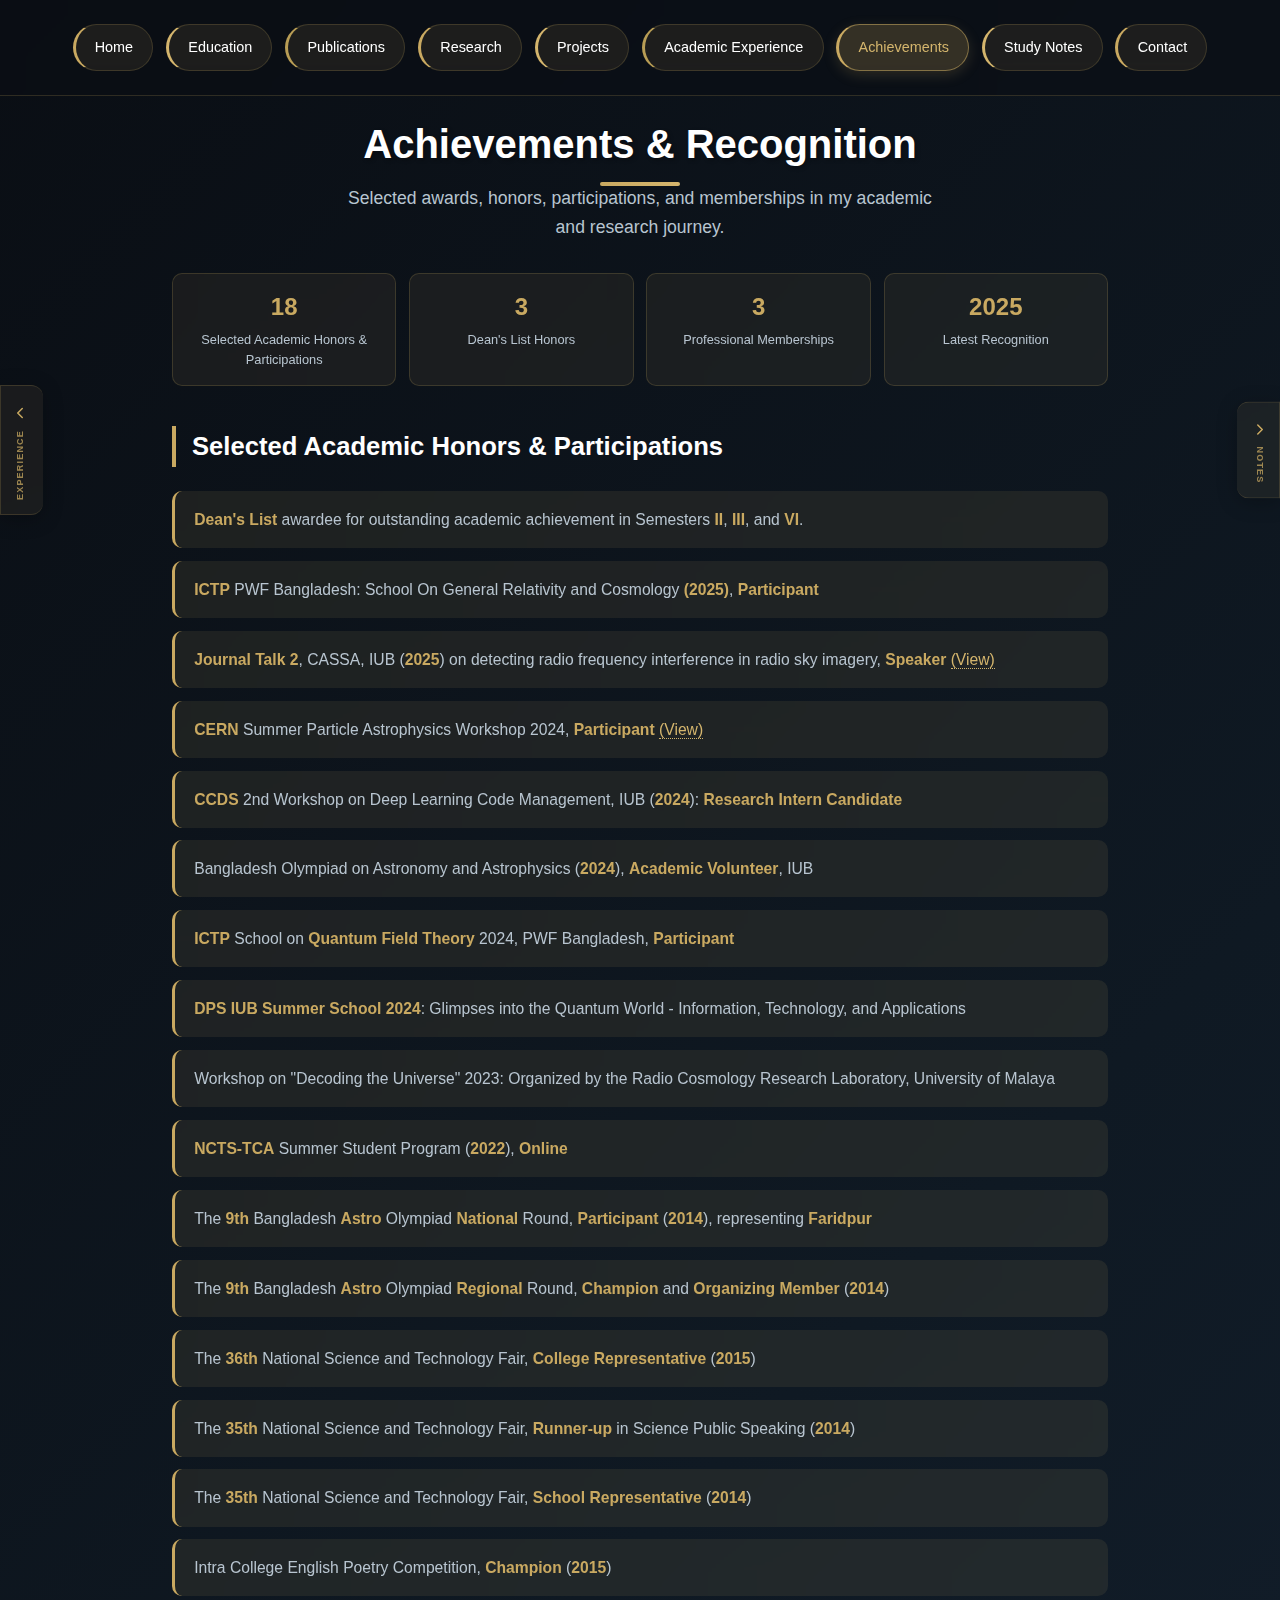
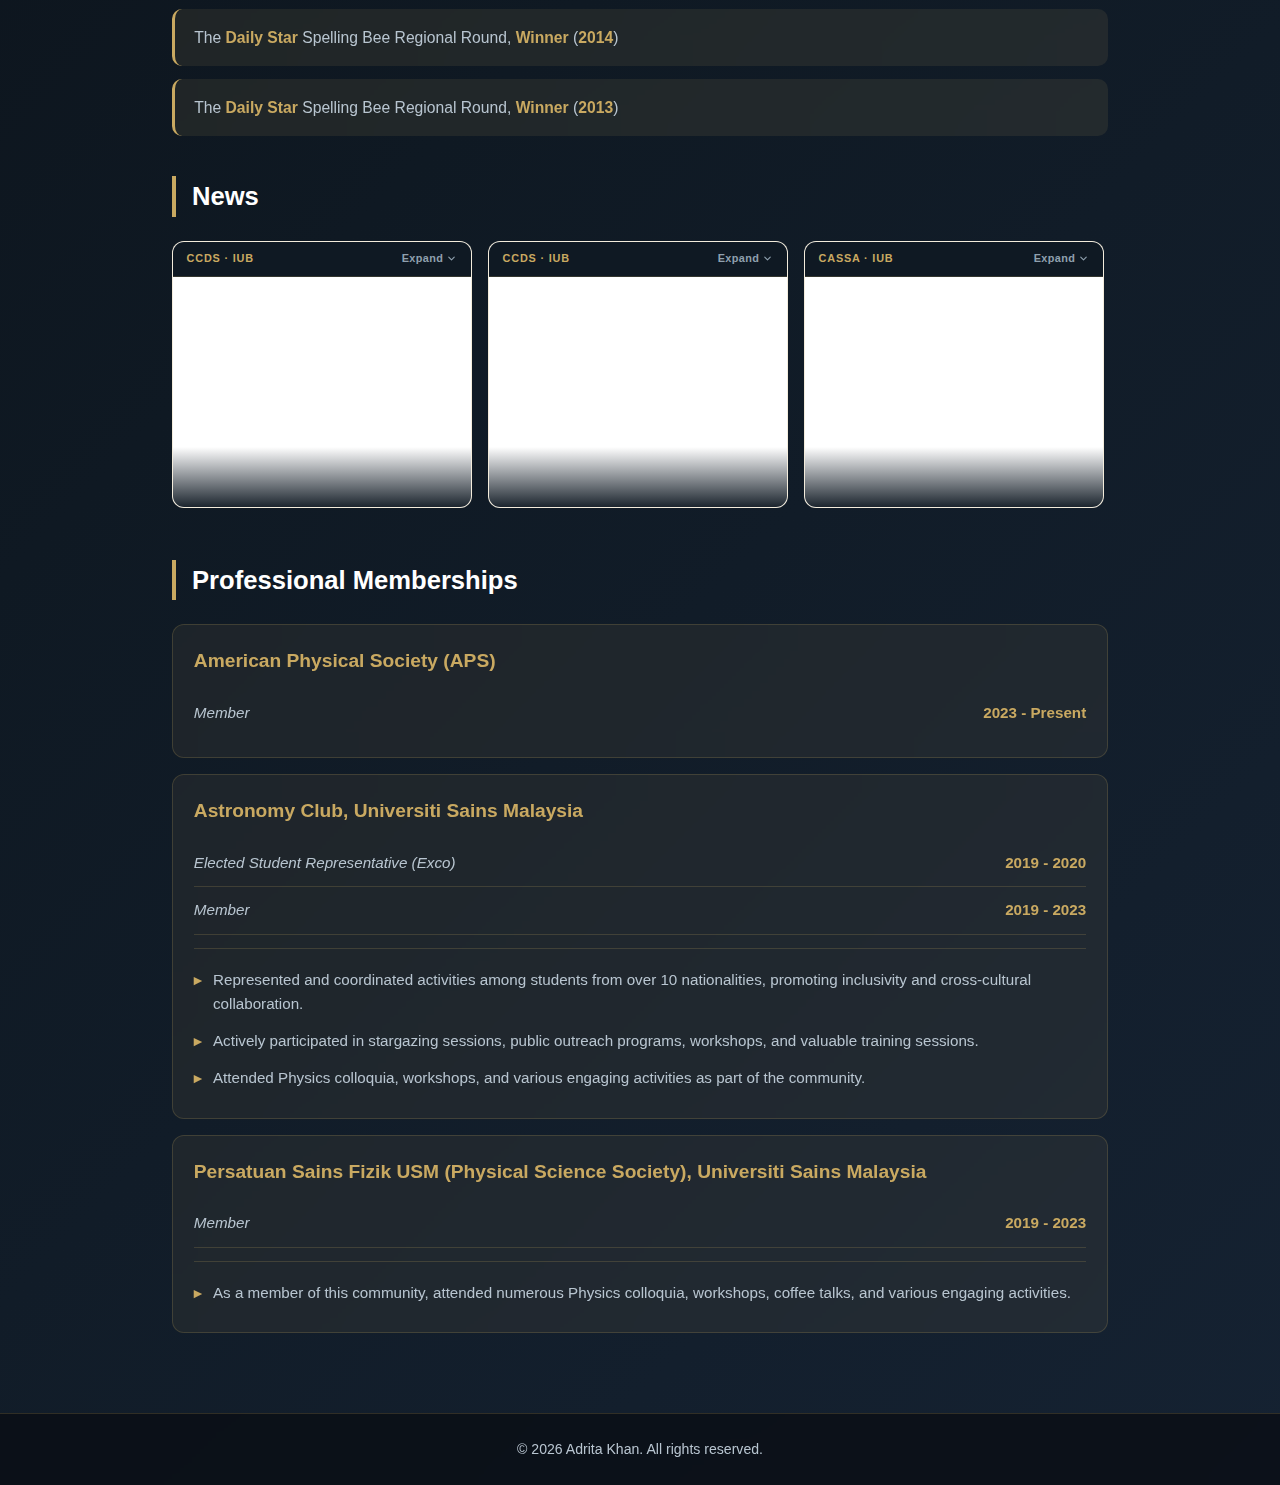
<file: achievements.html>
<!DOCTYPE html>
<html lang="en">
<head>
    <meta charset="UTF-8">
    <meta name="viewport" content="width=device-width, initial-scale=1.0, viewport-fit=cover">
    <title>Achievements - Adrita Khan</title>
    <style>

        @media (prefers-reduced-motion: reduce) {
            *, *::before, *::after {
                animation-duration: 0.01ms !important;
                animation-iteration-count: 1 !important;
                transition-duration: 0.01ms !important;
                scroll-behavior: auto !important;
            }
        }

        .skip-link {
            position: absolute; top: -100px; left: 1rem; z-index: 9999;
            padding: 0.6rem 1rem; background: #0a0e14; color: #d4b56d;
            border: 1px solid rgba(201,169,97,0.6); border-radius: 6px;
            font-size: 0.9rem; font-weight: 600; text-decoration: none; transition: top 0.2s ease;
        }
        .skip-link:focus { top: 1rem; outline: 2px solid #d4b56d; }
        .visually-hidden {
            position: absolute !important; width: 1px; height: 1px;
            padding: 0; margin: -1px; overflow: hidden;
            clip: rect(0,0,0,0); white-space: nowrap; border: 0;
        }

        * { margin: 0; padding: 0; box-sizing: border-box; }
        html { scroll-behavior: smooth; -webkit-text-size-adjust: 100%; }
        body {
            font-family: 'Inter', -apple-system, BlinkMacSystemFont, 'Segoe UI', Roboto, sans-serif;
            background: linear-gradient(135deg, #0a0e14 0%, #0f1923 50%, #152232 100%);
            min-height: 100vh; color: #b8c5d0; line-height: 1.6;
        }

        .side-nav-arrow {
            position: fixed; top: 50%; transform: translateY(-50%); z-index: 200;
            display: flex; flex-direction: column; align-items: center; gap: 8px;
            background: rgba(201,169,97,0.08); border: 1px solid rgba(201,169,97,0.2);
            text-decoration: none; color: #c9a961;
            backdrop-filter: blur(10px); -webkit-backdrop-filter: blur(10px);
            transition: all 0.4s cubic-bezier(0.4,0,0.2,1);
            box-shadow: 0 4px 20px rgba(0,0,0,0.25); -webkit-tap-highlight-color: transparent;
        }
        .side-nav-arrow::before {
            content: ''; position: absolute; top: 0; left: 0; right: 0; bottom: 0;
            background: radial-gradient(ellipse at center, rgba(201,169,97,0.08) 0%, transparent 70%);
            opacity: 0; transition: opacity 0.4s ease;
        }
        .side-nav-arrow:hover::before { opacity: 1; }
        .side-nav-arrow svg { position: relative; z-index: 1; transition: transform 0.3s ease; }
        .side-nav-label {
            font-size: 9px; font-weight: 600; letter-spacing: 1.2px; text-transform: uppercase;
            writing-mode: vertical-rl; opacity: 0.75; transition: opacity 0.3s ease; position: relative; z-index: 1;
        }
        .side-nav-arrow:hover .side-nav-label { opacity: 1; }
        .side-nav-left { left: 0; border-right: none; border-radius: 0 12px 12px 0; padding: 18px 14px 14px 10px; }
        .side-nav-left:hover { background: rgba(201,169,97,0.16); border-color: rgba(201,169,97,0.45); padding-left: 14px; color: #d4b56d; box-shadow: 6px 0 30px rgba(201,169,97,0.2), 2px 0 10px rgba(0,0,0,0.3); }
        .side-nav-left:hover svg { transform: translateX(-3px); }
        .side-nav-right { right: 0; border-left: none; border-radius: 12px 0 0 12px; padding: 18px 10px 14px 14px; }
        .side-nav-right:hover { background: rgba(201,169,97,0.16); border-color: rgba(201,169,97,0.45); padding-right: 14px; color: #d4b56d; box-shadow: -6px 0 30px rgba(201,169,97,0.2), -2px 0 10px rgba(0,0,0,0.3); }
        .side-nav-right:hover svg { transform: translateX(3px); }

        .scroll-to-top {
            position: fixed; bottom: 2rem; right: 2rem; z-index: 200;
            width: 52px; height: 52px; border-radius: 50%;
            background: linear-gradient(135deg, rgba(201,169,97,0.35) 0%, rgba(180,150,80,0.25) 100%);
            border: 1.5px solid rgba(201,169,97,0.6);
            display: flex; align-items: center; justify-content: center;
            color: #fff; cursor: pointer;
            backdrop-filter: blur(12px); -webkit-backdrop-filter: blur(12px);
            transition: all 0.35s cubic-bezier(0.4,0,0.2,1);
            box-shadow: 0 4px 24px rgba(201,169,97,0.35);
            opacity: 0; pointer-events: none; transform: translateY(12px);
            -webkit-tap-highlight-color: transparent;
        }
        .scroll-to-top.visible { opacity: 1; pointer-events: auto; transform: translateY(0); }
        .scroll-to-top::before {
            content: ''; position: absolute; inset: -3px; border-radius: 50%;
            border: 1px solid rgba(201,169,97,0.25); opacity: 0; transition: opacity 0.35s ease;
        }
        .scroll-to-top:hover::before { opacity: 1; }
        .scroll-to-top:hover {
            background: linear-gradient(135deg, rgba(201,169,97,0.7) 0%, rgba(212,181,109,0.55) 100%);
            border-color: rgba(201,169,97,0.9); color: #0a0e14;
            box-shadow: 0 8px 32px rgba(201,169,97,0.55), 0 0 20px rgba(201,169,97,0.3);
            transform: translateY(-4px);
        }
        .scroll-to-top svg { position: relative; z-index: 1; transition: transform 0.3s ease; stroke-width: 2.5; }
        .scroll-to-top:hover svg { transform: translateY(-2px); }

        .container { max-width: 1000px; margin: 0 auto; padding: 1rem 2rem 2rem 2rem; }

        .section-title {
            font-size: 2.5rem; font-weight: 700; text-align: center; margin-bottom: 0.5rem;
            color: #ffffff; text-shadow: 2px 2px 4px rgba(0,0,0,0.3); position: relative;
        }
        .section-title::after {
            content: ''; position: absolute; bottom: -10px; left: 50%; transform: translateX(-50%);
            width: 80px; height: 4px; background: linear-gradient(90deg, #c9a961, #d4b56d); border-radius: 2px;
        }
        .section-subtitle {
            font-size: 1.6rem; font-weight: 600; color: #ffffff;
            margin-top: 2.5rem; margin-bottom: 1.5rem;
            text-align: left; position: relative;
            padding-left: 1rem; border-left: 4px solid #c9a961;
        }
        .intro-text {
            text-align: center; font-size: 1.1rem; color: #b8c5d0;
            margin-bottom: 2rem; max-width: 600px; margin-left: auto; margin-right: auto;
        }

        .stats-section {
            display: grid; grid-template-columns: repeat(auto-fit, minmax(150px, 1fr));
            gap: 0.8rem; margin-bottom: 2rem;
        }
        .stat-card {
            background: rgba(201,169,97,0.08); backdrop-filter: blur(10px);
            border-radius: 10px; padding: 0.9rem; text-align: center;
            border: 1px solid rgba(201,169,97,0.2); transition: all 0.3s ease;
        }
        .stat-card:hover { transform: translateY(-5px); box-shadow: 0 10px 30px rgba(201,169,97,0.3); background: rgba(201,169,97,0.12); }
        .stat-number { font-size: 1.5rem; font-weight: 700; color: #c9a961; margin-bottom: 0.2rem; }
        .stat-label { color: #b8c5d0; font-size: 0.8rem; }

        .achievements-list { display: grid; gap: 0.8rem; }
        .achievement-item {
            background: rgba(201,169,97,0.1); backdrop-filter: blur(10px);
            border-radius: 10px; padding: 1rem 1.2rem; border-left: 3px solid #c9a961;
            transition: all 0.3s ease; color: #b8c5d0; line-height: 1.6; font-size: 0.98rem;
        }
        .achievement-item:hover { background: rgba(201,169,97,0.15); transform: translateX(5px); box-shadow: 0 5px 20px rgba(201,169,97,0.2); }
        .achievement-item strong { color: #c9a961; font-weight: 600; }
        .achievement-item a { color: #d4b56d; text-decoration: none; border-bottom: 1px dotted #d4b56d; transition: all 0.3s ease; }
        .achievement-item a:hover { color: #c9a961; border-bottom-style: solid; }

        .membership-card {
            background: rgba(201,169,97,0.08); backdrop-filter: blur(10px);
            border-radius: 12px; padding: 1.3rem; border: 1px solid rgba(201,169,97,0.2);
            transition: all 0.3s ease; margin-bottom: 1rem;
        }
        .membership-card:hover { transform: translateY(-3px); box-shadow: 0 10px 30px rgba(201,169,97,0.3); background: rgba(201,169,97,0.12); }
        .membership-header { font-size: 1.2rem; font-weight: 600; color: #c9a961; margin-bottom: 0.8rem; display: flex; align-items: center; gap: 0.5rem; }
        .membership-role {
            display: flex; justify-content: space-between; align-items: center;
            padding: 0.7rem 0; border-bottom: 1px solid rgba(201,169,97,0.2);
            color: #b8c5d0; font-size: 0.95rem;
        }
        .membership-role:last-of-type { border-bottom: none; }
        .membership-role-title { font-style: italic; color: #b8c5d0; }
        .membership-role-date { font-weight: 600; color: #c9a961; }
        .membership-details { margin-top: 0.8rem; padding-top: 0.8rem; border-top: 1px solid rgba(201,169,97,0.2); }
        .membership-detail-item { color: #b8c5d0; padding: 0.4rem 0; padding-left: 1.2rem; position: relative; font-size: 0.95rem; }
        .membership-detail-item::before { content: '▸'; position: absolute; left: 0; color: #c9a961; font-weight: bold; }

        .no-results { text-align: center; padding: 2rem; color: #b8c5d0; font-size: 1.05rem; }
        .no-results-icon { font-size: 2.5rem; margin-bottom: 0.8rem; opacity: 0.5; }

        #quick-links {
            position: relative; z-index: 10; background: rgba(10,14,20,0.6);
            backdrop-filter: blur(10px); -webkit-backdrop-filter: blur(10px);
            padding: 1.5rem 0; border-bottom: 1px solid rgba(201,169,97,0.2);
            display: flex; justify-content: center; overflow-x: hidden;
        }
        .nav-container { width: 100%; max-width: 1200px; padding: 0 1rem; }
        .nav-list { display: flex; justify-content: center; flex-wrap: wrap; gap: 0.8rem; list-style: none; padding: 0; margin: 0; }
        .nav-list a {
            display: block; background: rgba(201,169,97,0.1); border: 1px solid rgba(201,169,97,0.2);
            border-radius: 25px; padding: 0.7rem 1.2rem; text-decoration: none; color: #ffffff;
            font-size: 0.9rem; font-weight: 500; text-align: center; transition: all 0.3s ease;
            backdrop-filter: blur(5px); white-space: nowrap; flex-shrink: 0;
        }
        .nav-list a:hover { background: rgba(201,169,97,0.2); border-color: rgba(201,169,97,0.4); transform: translateY(-3px); color: #c9a961; box-shadow: 0 5px 15px rgba(201,169,97,0.3); }
        .nav-list li:nth-child(8n+1) a { border-left: 3px solid #c9a961; }
        .nav-list li:nth-child(8n+2) a { border-left: 3px solid #d4b56d; }
        .nav-list li:nth-child(8n+3) a { border-left: 3px solid #b89d55; }
        .nav-list li:nth-child(8n+4) a { border-left: 3px solid #c9a961; }
        .nav-list li:nth-child(8n+5) a { border-left: 3px solid #d4b56d; }
        .nav-list li:nth-child(8n+6) a { border-left: 3px solid #b89d55; }
        .nav-list li:nth-child(8n+7) a { border-left: 3px solid #c9a961; }
        .nav-list li:nth-child(8n+8) a { border-left: 3px solid #d4b56d; }
        .nav-list a.active {
            background: rgba(201,169,97,0.22); border-color: rgba(201,169,97,0.55);
            color: #d4b56d; box-shadow: 0 4px 14px rgba(201,169,97,0.18);
        }

        footer {
            position: relative; z-index: 10; background: rgba(10,14,20,0.8);
            backdrop-filter: blur(10px); -webkit-backdrop-filter: blur(10px);
            border-top: 1px solid rgba(201,169,97,0.2); padding: 1.5rem 0; margin-top: 2rem;
        }
        .footer-content { max-width: 1200px; margin: 0 auto; padding: 0 2rem; display: flex; flex-direction: column; align-items: center; gap: 1rem; }
        .footer-left p { color: #b8c5d0; font-size: 0.88rem; }

        /* ══════════════════════
           NEWS SECTION
        ══════════════════════ */
        .news-scroll {
            display: flex;
            gap: 1rem;
            overflow-x: auto;
            padding-bottom: 0.75rem;
            scroll-snap-type: x mandatory;
            -webkit-overflow-scrolling: touch;
            scrollbar-width: thin;
            scrollbar-color: rgba(201,169,97,0.3) transparent;
        }
        .news-scroll::-webkit-scrollbar { height: 4px; }
        .news-scroll::-webkit-scrollbar-track { background: transparent; }
        .news-scroll::-webkit-scrollbar-thumb { background: rgba(201,169,97,0.3); border-radius: 2px; }

        .news-card {
            flex: 0 0 300px;
            scroll-snap-align: start;
            border: 1px solid rgba(201,169,97,0.22);
            border-radius: 12px;
            overflow: hidden;
            display: flex;
            flex-direction: column;
            transition: border-color 0.3s ease, box-shadow 0.3s ease, transform 0.3s ease;
            background: #fff; /* fb embeds are white */
        }
        .news-card:hover {
            border-color: rgba(201,169,97,0.5);
            box-shadow: 0 8px 28px rgba(201,169,97,0.18);
            transform: translateY(-3px);
        }

        /* Header strip above each card */
        .news-card-header {
            display: flex;
            align-items: center;
            justify-content: space-between;
            padding: 0.5rem 0.85rem;
            background: #0f1923;
            border-bottom: 1px solid rgba(201,169,97,0.2);
            flex-shrink: 0;
        }
        .news-source-badge {
            font-size: 0.68rem; font-weight: 700; letter-spacing: 0.8px;
            text-transform: uppercase; color: #c9a961;
        }
        .news-expand-btn {
            background: none; border: none; cursor: pointer;
            color: #8fa0ae; font-size: 0.68rem; font-weight: 600;
            letter-spacing: 0.4px; display: flex; align-items: center; gap: 3px;
            transition: color 0.2s ease; padding: 0; white-space: nowrap; line-height: 1;
        }
        .news-expand-btn:hover { color: #c9a961; }
        .news-expand-btn svg { transition: transform 0.25s ease; flex-shrink: 0; }
        .news-expand-btn.is-expanded svg { transform: rotate(180deg); }

        /*
         * Preview window: clips the iframe to a fixed height so only
         * a "glimpse" of the post is visible. The iframe itself is
         * scaled down so FB's 500px-wide embed fits inside the card.
         */
        .news-preview-window {
            position: relative;
            height: 230px;        /* visible peek height */
            overflow: hidden;
            flex-shrink: 0;
            cursor: pointer;
            transition: height 0.35s ease;
        }

        /* gradient fade at the bottom — hints there is more */
        .news-preview-window::after {
            content: '';
            position: absolute; bottom: 0; left: 0; right: 0;
            height: 60px;
            background: linear-gradient(to bottom, transparent, rgba(15,25,35,0.95));
            pointer-events: none;
            z-index: 2;
            transition: opacity 0.3s ease;
        }
        .news-preview-window.is-expanded::after { opacity: 0; }

        /* transparent overlay so the card hover / expand click works
           (prevents the user accidentally clicking fb elements in preview mode) */
        .news-click-guard {
            position: absolute; inset: 0; z-index: 3; cursor: pointer;
        }
        .news-preview-window.is-expanded .news-click-guard { display: none; }

        /* The actual FB iframe — scaled down to fit 300px card */
        .news-preview-window iframe {
            width: 500px;
            height: 900px;
            border: none;
            display: block;
            /* scale(0.6) => 500*0.6=300px wide, fits card exactly */
            transform: scale(0.6);
            transform-origin: top left;
            pointer-events: none; /* disabled in preview */
        }

        /* Expanded state: show full iframe at natural size, scrollable */
        .news-preview-window.is-expanded {
            height: 600px;
            overflow-y: auto;
            overflow-x: hidden;
            cursor: default;
        }
        .news-preview-window.is-expanded iframe {
            width: 100%;
            height: 800px;
            transform: none;
            pointer-events: auto;
        }

        /* ── Mobile ── */
        @media (max-width: 768px) {
            .side-nav-left { border-radius: 0 10px 10px 0; padding: 14px 10px 10px 8px; }
            .side-nav-right { border-radius: 10px 0 0 10px; padding: 14px 8px 10px 10px; }
            .side-nav-label { font-size: 8px; }
            #quick-links { overflow-x: auto; -webkit-overflow-scrolling: touch; justify-content: flex-start; padding: 1rem 0; scrollbar-width: none; }
            #quick-links::-webkit-scrollbar { display: none; }
            .nav-container { padding: 0; overflow: visible; }
            .nav-list { flex-wrap: nowrap; justify-content: flex-start; padding: 0 1rem; width: max-content; gap: 0.6rem; }
            .nav-list a { padding: 0.6rem 1rem; font-size: 0.85rem; }
            .container { padding: 1.2rem 1rem 2rem; }
            .section-title { font-size: 2rem; }
            .section-subtitle { font-size: 1.4rem; }
            .intro-text { font-size: 1rem; }
            .stats-section { grid-template-columns: repeat(2, 1fr); }
            .achievement-item { font-size: 0.93rem; padding: 0.9rem 1rem; }
            .membership-header { font-size: 1.1rem; }
            .membership-role { flex-direction: column; align-items: flex-start; gap: 0.3rem; }
            .membership-detail-item { font-size: 0.9rem; }
            footer { padding: 1.2rem 0; margin-top: 1.5rem; }
            .footer-content { padding: 0 1rem; }
            .scroll-to-top { bottom: 1rem; right: 1rem; width: 48px; height: 48px; }
            /* narrower cards on tablet */
            .news-card { flex: 0 0 260px; }
            .news-preview-window iframe { transform: scale(0.52); }
            .news-preview-window { height: 200px; }
            .news-preview-window.is-expanded { height: 540px; }
        }

        @media (max-width: 640px) {
            .section-title { font-size: 1.75rem; }
            .section-subtitle { font-size: 1.25rem; margin-top: 2rem; margin-bottom: 1.2rem; }
            .container { padding: 1rem 0.9rem 1.5rem; }
            .intro-text { font-size: 0.95rem; margin-bottom: 1.5rem; }
            .achievement-item { font-size: 0.88rem; padding: 0.8rem 0.9rem; }
            .membership-header { font-size: 1rem; }
            .membership-role { font-size: 0.88rem; }
            .membership-detail-item { font-size: 0.85rem; }
            .stat-number { font-size: 1.3rem; }
            .stat-label { font-size: 0.75rem; }
            .news-card { flex: 0 0 230px; }
            .news-preview-window iframe { transform: scale(0.46); }
            .news-preview-window { height: 180px; }
            .news-preview-window.is-expanded { height: 500px; }
        }

        @media (max-width: 400px) {
            .section-title { font-size: 1.5rem; }
            .section-subtitle { font-size: 1.1rem; }
            .container { padding: 0.9rem 0.75rem 1.5rem; }
            .stats-section { grid-template-columns: repeat(2, 1fr); gap: 0.6rem; }
            .stat-card { padding: 0.7rem; }
            .stat-number { font-size: 1.2rem; }
            .achievement-item { font-size: 0.83rem; padding: 0.7rem 0.8rem; }
            .membership-card { padding: 1rem; }
            .membership-header { font-size: 0.95rem; }
            .side-nav-label { display: none; }
            .side-nav-left { padding: 10px 9px 10px 6px; }
            .side-nav-right { padding: 10px 6px 10px 9px; }
            .scroll-to-top { bottom: 0.8rem; right: 0.8rem; width: 44px; height: 44px; }
            .news-card { flex: 0 0 210px; }
            .news-preview-window iframe { transform: scale(0.42); }
            .news-preview-window { height: 165px; }
        }
    </style>

    <meta name="description" content="Awards, summer schools, conferences, and fellowships received by Adrita Khan in physics and astronomy.">
    <meta name="keywords" content="Adrita Khan, cosmology, astrophysics, observational cosmology, modified gravity, dark energy, machine learning, radio astronomy, jet tagging, Bangladesh, physics researcher">
    <meta name="author" content="Adrita Khan">
    <meta name="theme-color" content="#0a0e14">
    <link rel="canonical" href="https://adrita-khan.github.io/achievements.html">
    <link rel="icon" type="image/svg+xml" href="data:image/svg+xml,%3Csvg%20xmlns='http://www.w3.org/2000/svg'%20viewBox='0%200%2032%2032'%3E%3Crect%20width='32'%20height='32'%20rx='6'%20fill='%230a0e14'/%3E%3Ctext%20x='50%25'%20y='55%25'%20text-anchor='middle'%20dominant-baseline='middle'%20font-family='Georgia,serif'%20font-size='22'%20font-weight='700'%20fill='%23c9a961'%3EA%3C/text%3E%3C/svg%3E">
    <meta property="og:type" content="website">
    <meta property="og:site_name" content="Adrita Khan — Portfolio">
    <meta property="og:title" content="Adrita Khan">
    <meta property="og:description" content="Awards, summer schools, conferences, and fellowships received by Adrita Khan in physics and astronomy.">
    <meta property="og:url" content="https://adrita-khan.github.io/achievements.html">
    <meta property="og:image" content="https://adrita-khan.github.io/assets/og-preview.png">
    <meta name="twitter:card" content="summary_large_image">
    <meta name="twitter:site" content="@Adrita_">
    <meta name="twitter:creator" content="@Adrita_">
    <meta name="twitter:title" content="Adrita Khan">
    <meta name="twitter:description" content="Awards, summer schools, conferences, and fellowships received by Adrita Khan in physics and astronomy.">
    <meta name="twitter:image" content="https://adrita-khan.github.io/assets/og-preview.png">
</head>
<body>
    <a href="#main-content" class="skip-link">Skip to content</a>

    <button class="scroll-to-top" id="scrollToTop" title="Back to top" aria-label="Scroll to top">
        <svg width="18" height="18" viewBox="0 0 24 24" fill="none" stroke="currentColor" stroke-width="2" stroke-linecap="round" stroke-linejoin="round">
            <polyline points="18 15 12 9 6 15"></polyline>
        </svg>
    </button>

    <a href="academic_experience.html" class="side-nav-arrow side-nav-left" title="Previous: Academic Experience" aria-label="Go to Academic Experience page">
        <svg width="18" height="18" viewBox="0 0 24 24" fill="none" stroke="currentColor" stroke-width="2" stroke-linecap="round" stroke-linejoin="round"><polyline points="15 18 9 12 15 6"></polyline></svg>
        <span class="side-nav-label" style="writing-mode: vertical-lr; transform: rotate(180deg);">Experience</span>
    </a>

    <a href="notes.html" class="side-nav-arrow side-nav-right" title="Next: Study Notes" aria-label="Go to Study Notes page">
        <svg width="18" height="18" viewBox="0 0 24 24" fill="none" stroke="currentColor" stroke-width="2" stroke-linecap="round" stroke-linejoin="round"><polyline points="9 18 15 12 9 6"></polyline></svg>
        <span class="side-nav-label">Notes</span>
    </a>

    <h1 class="visually-hidden">Adrita Khan — Achievements</h1>
    <nav id="quick-links" aria-label="Main navigation">
        <div class="nav-container">
            <ul class="nav-list">
                <li><a href="index.html">Home</a></li>
                <li><a href="education.html">Education</a></li>
                <li><a href="publications.html">Publications</a></li>
                <li><a href="research.html">Research</a></li>
                <li><a href="projects.html">Projects</a></li>
                <li><a href="academic_experience.html">Academic Experience</a></li>
                <li><a href="achievements.html" class="active" aria-current="page">Achievements</a></li>
                <li><a href="notes.html">Study Notes</a></li>
                <li><a href="contact.html">Contact</a></li>
            </ul>
        </div>
    </nav>
    <span id="main-content" tabindex="-1" aria-hidden="true"></span>

    <div class="container">
        <h2 class="section-title">Achievements &amp; Recognition</h2>
        <p class="intro-text">Selected awards, honors, participations, and memberships in my academic and research journey.</p>

        <div class="stats-section">
            <div class="stat-card">
                <div class="stat-number">18</div>
                <div class="stat-label">Selected Academic Honors &amp; Participations</div>
            </div>
            <div class="stat-card">
                <div class="stat-number">3</div>
                <div class="stat-label">Dean's List Honors</div>
            </div>
            <div class="stat-card">
                <div class="stat-number">3</div>
                <div class="stat-label">Professional Memberships</div>
            </div>
            <div class="stat-card">
                <div class="stat-number">2025</div>
                <div class="stat-label">Latest Recognition</div>
            </div>
        </div>

        <h3 class="section-subtitle">Selected Academic Honors &amp; Participations</h3>
        <div class="achievements-list" id="achievementsList">
            <div class="achievement-item"><strong>Dean's List</strong> awardee for outstanding academic achievement in Semesters <strong>II</strong>, <strong>III</strong>, and <strong>VI</strong>.</div>
            <div class="achievement-item"><strong>ICTP</strong> PWF Bangladesh: School On General Relativity and Cosmology <strong>(2025)</strong>, <strong>Participant</strong></div>
            <div class="achievement-item"><strong>Journal Talk 2</strong>, CASSA, IUB (<strong>2025</strong>) on detecting radio frequency interference in radio sky imagery, <strong>Speaker</strong> <a href="https://cassa.site/event/jtalk-2/" target="_blank" rel="noopener noreferrer">(View)</a></div>
            <div class="achievement-item"><strong>CERN</strong> Summer Particle Astrophysics Workshop 2024, <strong>Participant</strong> <a href="https://indico.cern.ch/event/1394318/registrations/participants" target="_blank" rel="noopener noreferrer">(View)</a></div>
            <div class="achievement-item"><strong>CCDS</strong> 2nd Workshop on Deep Learning Code Management, IUB (<strong>2024</strong>): <strong>Research Intern Candidate</strong></div>
            <div class="achievement-item">Bangladesh Olympiad on Astronomy and Astrophysics (<strong>2024</strong>), <strong>Academic Volunteer</strong>, IUB</div>
            <div class="achievement-item"><strong>ICTP</strong> School on <strong>Quantum Field Theory</strong> 2024, PWF Bangladesh, <strong>Participant</strong></div>
            <div class="achievement-item"><strong>DPS IUB Summer School 2024</strong>: Glimpses into the Quantum World - Information, Technology, and Applications</div>
            <div class="achievement-item">Workshop on "Decoding the Universe" 2023: Organized by the Radio Cosmology Research Laboratory, University of Malaya</div>
            <div class="achievement-item"><strong>NCTS-TCA</strong> Summer Student Program (<strong>2022</strong>), <strong>Online</strong></div>
            <div class="achievement-item">The <strong>9th</strong> Bangladesh <strong>Astro</strong> Olympiad <strong>National</strong> Round, <strong>Participant</strong> (<strong>2014</strong>), representing <strong>Faridpur</strong></div>
            <div class="achievement-item">The <strong>9th</strong> Bangladesh <strong>Astro</strong> Olympiad <strong>Regional</strong> Round, <strong>Champion</strong> and <strong>Organizing Member</strong> (<strong>2014</strong>)</div>
            <div class="achievement-item">The <strong>36th</strong> National Science and Technology Fair, <strong>College Representative</strong> (<strong>2015</strong>)</div>
            <div class="achievement-item">The <strong>35th</strong> National Science and Technology Fair, <strong>Runner-up</strong> in Science Public Speaking (<strong>2014</strong>)</div>
            <div class="achievement-item">The <strong>35th</strong> National Science and Technology Fair, <strong>School Representative</strong> (<strong>2014</strong>)</div>
            <div class="achievement-item">Intra College English Poetry Competition, <strong>Champion</strong> (<strong>2015</strong>)</div>
            <div class="achievement-item">The <strong>Daily Star</strong> Spelling Bee Regional Round, <strong>Winner</strong> (<strong>2014</strong>)</div>
            <div class="achievement-item">The <strong>Daily Star</strong> Spelling Bee Regional Round, <strong>Winner</strong> (<strong>2013</strong>)</div>
        </div>

        <!-- ══ NEWS ══ -->
        <h3 class="section-subtitle">News</h3>
        <div class="news-scroll" role="list" aria-label="News posts">

            <!-- Card 1 -->
            <div class="news-card" role="listitem">
                <div class="news-card-header">
                    <span class="news-source-badge">CCDS · IUB</span>
                    <button class="news-expand-btn" aria-expanded="false" aria-label="Expand post">
                        Expand <svg width="11" height="11" viewBox="0 0 24 24" fill="none" stroke="currentColor" stroke-width="2.5" stroke-linecap="round" stroke-linejoin="round"><polyline points="6 9 12 15 18 9"></polyline></svg>
                    </button>
                </div>
                <div class="news-preview-window">
                    <div class="news-click-guard" aria-hidden="true"></div>
                    <iframe src="https://www.facebook.com/plugins/post.php?href=https%3A%2F%2Fwww.facebook.com%2FCCDS.IUB%2Fposts%2Fpfbid0qf6Gp3ke7KbrmCab9xCvNU9hB8VdeLV5PcBAZSujuDBFoUZtqqGgsiWSWRqrMkHnl&show_text=true&width=500"
                        scrolling="no" frameborder="0" allowfullscreen="true"
                        allow="autoplay; clipboard-write; encrypted-media; picture-in-picture; web-share"
                        loading="lazy" title="CCDS IUB post 1"></iframe>
                </div>
            </div>

            <!-- Card 2 -->
            <div class="news-card" role="listitem">
                <div class="news-card-header">
                    <span class="news-source-badge">CCDS · IUB</span>
                    <button class="news-expand-btn" aria-expanded="false" aria-label="Expand post">
                        Expand <svg width="11" height="11" viewBox="0 0 24 24" fill="none" stroke="currentColor" stroke-width="2.5" stroke-linecap="round" stroke-linejoin="round"><polyline points="6 9 12 15 18 9"></polyline></svg>
                    </button>
                </div>
                <div class="news-preview-window">
                    <div class="news-click-guard" aria-hidden="true"></div>
                    <iframe src="https://www.facebook.com/plugins/post.php?href=https%3A%2F%2Fwww.facebook.com%2FCCDS.IUB%2Fposts%2Fpfbid0uimSuQUHXjwxxjkoEQcodAbJH8dEWBi5twy3MvrLGKDx2tBYatRfJGkiBzVPyRaql&show_text=true&width=500"
                        scrolling="no" frameborder="0" allowfullscreen="true"
                        allow="autoplay; clipboard-write; encrypted-media; picture-in-picture; web-share"
                        loading="lazy" title="CCDS IUB post 2"></iframe>
                </div>
            </div>

            <!-- Card 3 -->
            <div class="news-card" role="listitem">
                <div class="news-card-header">
                    <span class="news-source-badge">CASSA · IUB</span>
                    <button class="news-expand-btn" aria-expanded="false" aria-label="Expand post">
                        Expand <svg width="11" height="11" viewBox="0 0 24 24" fill="none" stroke="currentColor" stroke-width="2.5" stroke-linecap="round" stroke-linejoin="round"><polyline points="6 9 12 15 18 9"></polyline></svg>
                    </button>
                </div>
                <div class="news-preview-window">
                    <div class="news-click-guard" aria-hidden="true"></div>
                    <iframe src="https://www.facebook.com/plugins/post.php?href=https%3A%2F%2Fwww.facebook.com%2Fcassa.iub%2Fposts%2Fpfbid02KGYohCpsZVHgrLD6H77mWfta8azo1KX9iBi4cNNjmoCpDwTD3o5kpWC6C5mxLjthl&show_text=true&width=500"
                        scrolling="no" frameborder="0" allowfullscreen="true"
                        allow="autoplay; clipboard-write; encrypted-media; picture-in-picture; web-share"
                        loading="lazy" title="CASSA IUB post 1"></iframe>
                </div>
            </div>

            <!-- Card 4 -->
            <div class="news-card" role="listitem">
                <div class="news-card-header">
                    <span class="news-source-badge">CASSA · IUB</span>
                    <button class="news-expand-btn" aria-expanded="false" aria-label="Expand post">
                        Expand <svg width="11" height="11" viewBox="0 0 24 24" fill="none" stroke="currentColor" stroke-width="2.5" stroke-linecap="round" stroke-linejoin="round"><polyline points="6 9 12 15 18 9"></polyline></svg>
                    </button>
                </div>
                <div class="news-preview-window">
                    <div class="news-click-guard" aria-hidden="true"></div>
                    <iframe src="https://www.facebook.com/plugins/post.php?href=https%3A%2F%2Fwww.facebook.com%2Fcassa.iub%2Fposts%2Fpfbid0HJrxEDQYiiJRvX1RdussScevDw5Y99gWM5TvfT7tbE4ipw4JpbxaTddasZh5kcaul&show_text=true&width=500"
                        scrolling="no" frameborder="0" allowfullscreen="true"
                        allow="autoplay; clipboard-write; encrypted-media; picture-in-picture; web-share"
                        loading="lazy" title="CASSA IUB post 2"></iframe>
                </div>
            </div>

            <!-- Card 5 -->
            <div class="news-card" role="listitem">
                <div class="news-card-header">
                    <span class="news-source-badge">CCDS · IUB</span>
                    <button class="news-expand-btn" aria-expanded="false" aria-label="Expand post">
                        Expand <svg width="11" height="11" viewBox="0 0 24 24" fill="none" stroke="currentColor" stroke-width="2.5" stroke-linecap="round" stroke-linejoin="round"><polyline points="6 9 12 15 18 9"></polyline></svg>
                    </button>
                </div>
                <div class="news-preview-window">
                    <div class="news-click-guard" aria-hidden="true"></div>
                    <iframe src="https://www.facebook.com/plugins/post.php?href=https%3A%2F%2Fwww.facebook.com%2FCCDS.IUB%2Fposts%2Fpfbid02SQg1rV9A6cDnaa6LHuG4vJL8mth2yHed9X3MU8hXz6rzYNZkpBdXidyawckr7pHNl&show_text=true&width=500"
                        scrolling="no" frameborder="0" allowfullscreen="true"
                        allow="autoplay; clipboard-write; encrypted-media; picture-in-picture; web-share"
                        loading="lazy" title="CCDS IUB post 3"></iframe>
                </div>
            </div>

        </div>
        <!-- end news -->

        <h3 class="section-subtitle">Professional Memberships</h3>

        <div class="membership-card">
            <div class="membership-header">American Physical Society (APS)</div>
            <div class="membership-role">
                <span class="membership-role-title">Member</span>
                <span class="membership-role-date">2023 - Present</span>
            </div>
        </div>

        <div class="membership-card">
            <div class="membership-header">Astronomy Club, Universiti Sains Malaysia</div>
            <div class="membership-role">
                <span class="membership-role-title">Elected Student Representative (Exco)</span>
                <span class="membership-role-date">2019 - 2020</span>
            </div>
            <div class="membership-role">
                <span class="membership-role-title">Member</span>
                <span class="membership-role-date">2019 - 2023</span>
            </div>
            <div class="membership-details">
                <div class="membership-detail-item">Represented and coordinated activities among students from over 10 nationalities, promoting inclusivity and cross-cultural collaboration.</div>
                <div class="membership-detail-item">Actively participated in stargazing sessions, public outreach programs, workshops, and valuable training sessions.</div>
                <div class="membership-detail-item">Attended Physics colloquia, workshops, and various engaging activities as part of the community.</div>
            </div>
        </div>

        <div class="membership-card">
            <div class="membership-header">Persatuan Sains Fizik USM (Physical Science Society), Universiti Sains Malaysia</div>
            <div class="membership-role">
                <span class="membership-role-title">Member</span>
                <span class="membership-role-date">2019 - 2023</span>
            </div>
            <div class="membership-details">
                <div class="membership-detail-item">As a member of this community, attended numerous Physics colloquia, workshops, coffee talks, and various engaging activities.</div>
            </div>
        </div>

        <div class="no-results" id="noResults" style="display: none;">
            <div class="no-results-icon">No Results</div>
            <p>No achievements found matching your search criteria.</p>
        </div>
    </div>

    <footer>
        <div class="footer-content">
            <div class="footer-left">
                <p>&copy; 2026 Adrita Khan. All rights reserved.</p>
            </div>
        </div>
    </footer>

    <script>
        // Scroll-to-top
        const scrollBtn = document.getElementById('scrollToTop');
        window.addEventListener('scroll', () => {
            scrollBtn.classList.toggle('visible', window.pageYOffset > 300);
        });
        scrollBtn.addEventListener('click', () => window.scrollTo({ top: 0, behavior: 'smooth' }));

        // Expand / collapse news preview windows
        document.querySelectorAll('.news-expand-btn').forEach(btn => {
            const card    = btn.closest('.news-card');
            const win     = card.querySelector('.news-preview-window');
            const iframe  = win.querySelector('iframe');
            const guard   = win.querySelector('.news-click-guard');

            function toggle() {
                const expanded = win.classList.toggle('is-expanded');
                btn.classList.toggle('is-expanded', expanded);
                btn.setAttribute('aria-expanded', expanded);
                // Update label text (keep the SVG child)
                btn.childNodes[0].textContent = expanded ? 'Collapse ' : 'Expand ';
                if (expanded) {
                    iframe.style.pointerEvents = 'auto';
                } else {
                    iframe.style.pointerEvents = 'none';
                    // scroll the window back to top of card so clipped view is visible
                    win.scrollTop = 0;
                }
            }

            btn.addEventListener('click', toggle);
            // Clicking the transparent guard over the preview also expands
            guard.addEventListener('click', toggle);
        });
    </script>
</body>
</html>
</file>
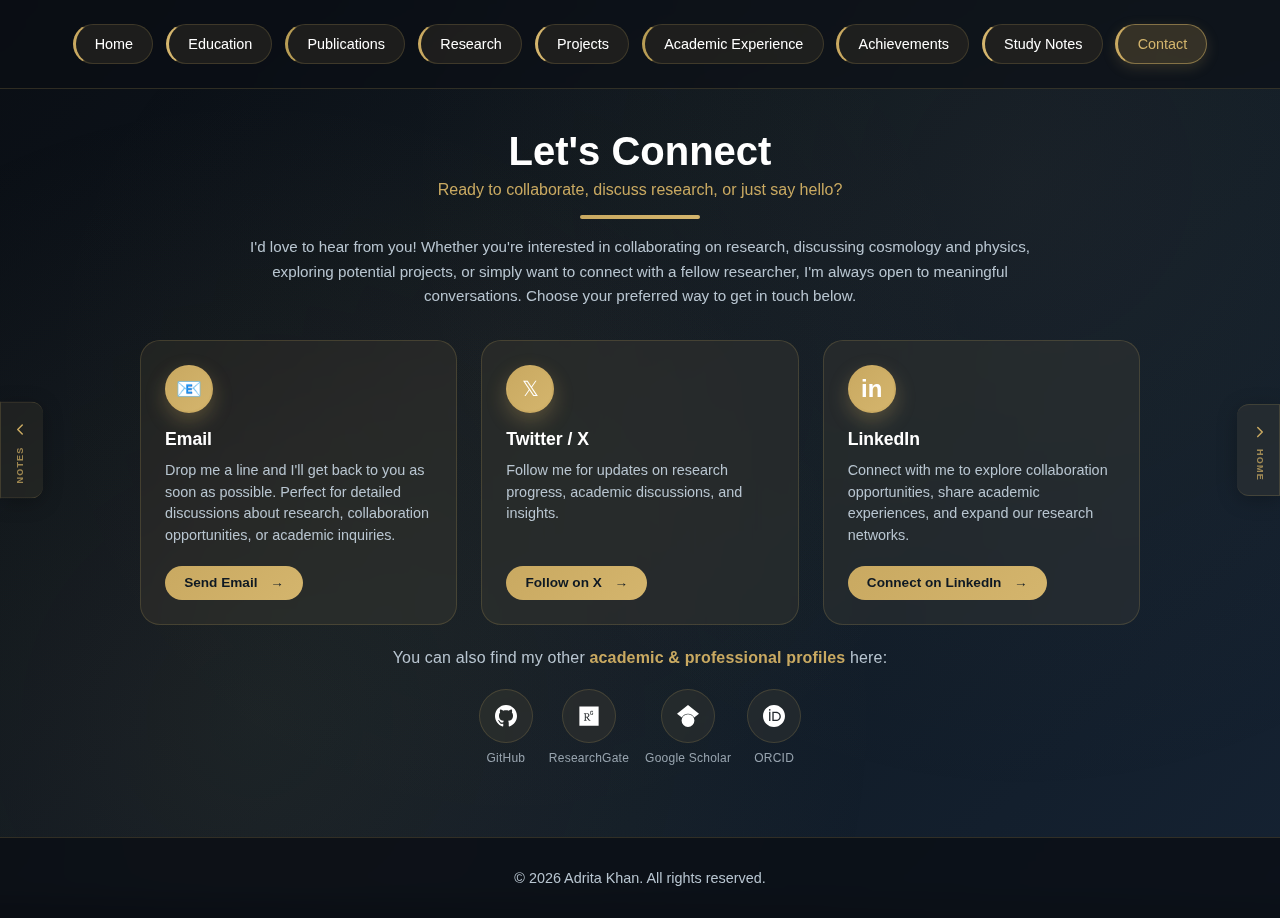
<file: contact.html>
<!DOCTYPE html>
<html lang="en">
<head>
    <meta charset="UTF-8">
    <meta name="viewport" content="width=device-width, initial-scale=1.0">
    <title>Contact - Adrita Khan</title>
    <style>

        /* Respect prefers-reduced-motion — disable ambient animations */
        @media (prefers-reduced-motion: reduce) {
            *, *::before, *::after {
                animation-duration: 0.01ms !important;
                animation-iteration-count: 1 !important;
                transition-duration: 0.01ms !important;
                scroll-behavior: auto !important;
            }
        }

        /* Skip to content — only visible when keyboard-focused */
        .skip-link {
            position: absolute;
            top: -100px;
            left: 1rem;
            z-index: 9999;
            padding: 0.6rem 1rem;
            background: #0a0e14;
            color: #d4b56d;
            border: 1px solid rgba(201, 169, 97, 0.6);
            border-radius: 6px;
            font-size: 0.9rem;
            font-weight: 600;
            text-decoration: none;
            transition: top 0.2s ease;
        }
        .skip-link:focus {
            top: 1rem;
            outline: 2px solid #d4b56d;
        }

        .visually-hidden {
            position: absolute !important;
            width: 1px; height: 1px;
            padding: 0; margin: -1px; overflow: hidden;
            clip: rect(0, 0, 0, 0); white-space: nowrap; border: 0;
        }

        /* ── Reset & Base ── */
        *, *::before, *::after {
            margin: 0;
            padding: 0;
            box-sizing: border-box;
        }

        /* ── Page Shell: flex column, full viewport height ── */
        html, body {
            height: 100%;
        }

        body {
            font-family: 'Inter', -apple-system, BlinkMacSystemFont, 'Segoe UI', Roboto, sans-serif;
            background: linear-gradient(135deg, #0a0e14 0%, #0f1923 50%, #152232 100%);
            min-height: 100vh;
            overflow-x: hidden;
            color: #b8c5d0;

            /* Sticky footer: column flex */
            display: flex;
            flex-direction: column;
        }

        .cosmic-bg {
            position: fixed;
            top: 0;
            left: 0;
            width: 100%;
            height: 100%;
            background:
                radial-gradient(circle at 20% 80%, rgba(201, 169, 97, 0.08) 0%, transparent 50%),
                radial-gradient(circle at 80% 20%, rgba(212, 181, 109, 0.05) 0%, transparent 50%),
                radial-gradient(circle at 40% 40%, rgba(184, 157, 85, 0.04) 0%, transparent 50%);
            z-index: 0;
            pointer-events: none;
        }

        /* ── Scroll-to-Top Button ── */
        .scroll-to-top {
            position: fixed; bottom: 2rem; right: 2rem; z-index: 200;
            width: 52px; height: 52px; border-radius: 50%;
            background: linear-gradient(135deg, rgba(201,169,97,0.35) 0%, rgba(180,150,80,0.25) 100%);
            border: 1.5px solid rgba(201,169,97,0.6);
            display: flex; align-items: center; justify-content: center;
            color: #fff; cursor: pointer;
            backdrop-filter: blur(12px); -webkit-backdrop-filter: blur(12px);
            transition: all 0.35s cubic-bezier(0.4,0,0.2,1);
            box-shadow: 0 4px 24px rgba(201,169,97,0.35);
            opacity: 0; pointer-events: none;
            transform: translateY(12px);
        }
        .scroll-to-top.visible { opacity: 1; pointer-events: auto; transform: translateY(0); }
        .scroll-to-top::before {
            content: ''; position: absolute; inset: -3px; border-radius: 50%;
            border: 1px solid rgba(201,169,97,0.25);
            opacity: 0; transition: opacity 0.35s ease;
        }
        .scroll-to-top:hover::before { opacity: 1; }
        .scroll-to-top:hover {
            background: linear-gradient(135deg, rgba(201,169,97,0.7) 0%, rgba(212,181,109,0.55) 100%);
            border-color: rgba(201,169,97,0.9);
            color: #0a0e14;
            box-shadow: 0 8px 32px rgba(201,169,97,0.55), 0 0 20px rgba(201,169,97,0.3);
            transform: translateY(-4px);
        }
        .scroll-to-top svg { position: relative; z-index: 1; transition: transform 0.3s ease; stroke-width: 2.5; }
        .scroll-to-top:hover svg { transform: translateY(-2px); }

        @media (max-width: 640px) { .scroll-to-top { bottom: 1rem; right: 1rem; width: 48px; height: 48px; } }
        @media (max-width: 400px) { .scroll-to-top { bottom: 0.8rem; right: 0.8rem; width: 44px; height: 44px; } }

        /* ── Side Navigation Arrows ── */
        .side-nav-arrow {
            position: fixed; top: 50%; transform: translateY(-50%); z-index: 200;
            display: flex; flex-direction: column; align-items: center; gap: 8px;
            background: rgba(201, 169, 97, 0.08); border: 1px solid rgba(201, 169, 97, 0.2);
            text-decoration: none; color: #c9a961; backdrop-filter: blur(10px); -webkit-backdrop-filter: blur(10px);
            transition: all 0.4s cubic-bezier(0.4, 0, 0.2, 1); box-shadow: 0 4px 20px rgba(0, 0, 0, 0.25);
            -webkit-tap-highlight-color: transparent;
        }
        .side-nav-arrow::before { content: ''; position: absolute; top: 0; left: 0; right: 0; bottom: 0; background: radial-gradient(ellipse at center, rgba(201, 169, 97, 0.08) 0%, transparent 70%); opacity: 0; transition: opacity 0.4s ease; }
        .side-nav-arrow:hover::before { opacity: 1; }
        .side-nav-arrow svg { position: relative; z-index: 1; transition: transform 0.3s ease; }
        .side-nav-label { font-size: 9px; font-weight: 600; letter-spacing: 1.2px; text-transform: uppercase; writing-mode: vertical-rl; opacity: 0.75; transition: opacity 0.3s ease; position: relative; z-index: 1; }
        .side-nav-arrow:hover .side-nav-label { opacity: 1; }
        .side-nav-left { left: 0; border-right: none; border-radius: 0 12px 12px 0; padding: 18px 14px 14px 10px; }
        .side-nav-left:hover { background: rgba(201, 169, 97, 0.16); border-color: rgba(201, 169, 97, 0.45); padding-left: 14px; color: #d4b56d; box-shadow: 6px 0 30px rgba(201, 169, 97, 0.2), 2px 0 10px rgba(0, 0, 0, 0.3); }
        .side-nav-left:hover svg { transform: translateX(-3px); }
        .side-nav-right { right: 0; border-left: none; border-radius: 12px 0 0 12px; padding: 18px 10px 14px 14px; }
        .side-nav-right:hover { background: rgba(201, 169, 97, 0.16); border-color: rgba(201, 169, 97, 0.45); padding-right: 14px; color: #d4b56d; box-shadow: -6px 0 30px rgba(201, 169, 97, 0.2), -2px 0 10px rgba(0, 0, 0, 0.3); }
        .side-nav-right:hover svg { transform: translateX(3px); }

        @media (max-width: 768px) {
            .side-nav-left { border-radius: 0 10px 10px 0; padding: 14px 10px 10px 8px; }
            .side-nav-right { border-radius: 10px 0 0 10px; padding: 14px 8px 10px 10px; }
            .side-nav-label { font-size: 8px; }
        }
        @media (max-width: 400px) {
            .side-nav-label { display: none; }
            .side-nav-left { padding: 10px 9px 10px 6px; }
            .side-nav-right { padding: 10px 6px 10px 9px; }
        }

        /* ── Navigation ── */
        #quick-links {
            position: relative;
            z-index: 10;
            background: rgba(10, 14, 20, 0.6);
            backdrop-filter: blur(10px);
            -webkit-backdrop-filter: blur(10px);
            padding: 1.5rem 0;
            border-bottom: 1px solid rgba(201, 169, 97, 0.2);
            flex-shrink: 0;
        }

        .nav-container {
            width: 100%;
            max-width: 1200px;
            margin: 0 auto;
            padding: 0 1rem;
        }

        .nav-list {
            display: flex;
            justify-content: center;
            flex-wrap: wrap;
            gap: 0.8rem;
            list-style: none;
            padding: 0;
            margin: 0;
        }

        .nav-list a {
            display: block;
            background: rgba(201, 169, 97, 0.1);
            border: 1px solid rgba(201, 169, 97, 0.2);
            border-radius: 25px;
            padding: 0.7rem 1.2rem;
            text-decoration: none;
            color: #ffffff;
            font-size: 0.9rem;
            font-weight: 500;
            text-align: center;
            transition: all 0.3s ease;
            backdrop-filter: blur(5px);
            white-space: nowrap;
            flex-shrink: 0;
        }

        .nav-list a:hover {
            background: rgba(201, 169, 97, 0.2);
            border-color: rgba(201, 169, 97, 0.4);
            transform: translateY(-3px);
            color: #c9a961;
            box-shadow: 0 5px 15px rgba(201, 169, 97, 0.3);
        }

        .nav-list a.active {
            background: rgba(201, 169, 97, 0.22);
            border-color: rgba(201, 169, 97, 0.55);
            color: #d4b56d;
            box-shadow: 0 4px 14px rgba(201, 169, 97, 0.18);
        }

        .nav-list li:nth-child(8n+1) a { border-left: 3px solid #c9a961; }
        .nav-list li:nth-child(8n+2) a { border-left: 3px solid #d4b56d; }
        .nav-list li:nth-child(8n+3) a { border-left: 3px solid #b89d55; }
        .nav-list li:nth-child(8n+4) a { border-left: 3px solid #c9a961; }
        .nav-list li:nth-child(8n+5) a { border-left: 3px solid #d4b56d; }
        .nav-list li:nth-child(8n+6) a { border-left: 3px solid #b89d55; }
        .nav-list li:nth-child(8n+7) a { border-left: 3px solid #c9a961; }
        .nav-list li:nth-child(8n+8) a { border-left: 3px solid #d4b56d; }

        /* Mobile nav: horizontal scroll */
        @media (max-width: 768px) {
            .nav-list {
                flex-wrap: nowrap;
                justify-content: flex-start;
                overflow-x: auto;
                -webkit-overflow-scrolling: touch;
                scrollbar-width: none;
                padding-bottom: 2px;
            }
            .nav-list::-webkit-scrollbar { display: none; }
            #quick-links { overflow-x: hidden; }
        }

        /* ── Main Content — grows to fill available space ── */
        .main-content {
            position: relative;
            z-index: 10;
            padding: 2.5rem 2rem;
            flex: 1 0 auto; /* grow to push footer down */
        }

        .container {
            max-width: 1000px;
            margin: 0 auto;
        }

        /* ── Page Header ── */
        .page-header {
            text-align: center;
            margin-bottom: 2rem;
        }

        .page-header h1 {
            font-size: clamp(1.8rem, 5vw, 2.5rem);
            font-weight: 700;
            color: #ffffff;
            margin-bottom: 0.5rem;
            line-height: 1.1;
        }

        .page-subtitle {
            font-size: 1rem;
            color: #c9a961;
            margin-bottom: 1rem;
        }

        .section-divider {
            width: 120px;
            height: 4px;
            background: linear-gradient(135deg, #c9a961, #d4b56d);
            margin: 1rem auto;
            border-radius: 2px;
        }

        .page-description {
            font-size: 0.95rem;
            line-height: 1.6;
            color: #b8c5d0;
            max-width: 800px;
            margin: 0 auto;
            text-align: center;
        }

        /* ── Contact Cards Grid ── */
        .contact-grid {
            display: grid;
            grid-template-columns: repeat(3, 1fr);
            gap: 1.5rem;
            margin-bottom: 1.5rem;
        }

        /* Tablet: 2 columns */
        @media (max-width: 900px) {
            .contact-grid {
                grid-template-columns: repeat(2, 1fr);
            }
        }

        /* Mobile: 1 column */
        @media (max-width: 580px) {
            .contact-grid {
                grid-template-columns: 1fr;
                gap: 1rem;
            }
        }

        .contact-card {
            background: rgba(201, 169, 97, 0.08);
            border: 1px solid rgba(201, 169, 97, 0.2);
            border-radius: 20px;
            padding: 1.5rem;
            backdrop-filter: blur(10px);
            -webkit-backdrop-filter: blur(10px);
            transition: all 0.3s ease;
            position: relative;
            overflow: hidden;
            display: flex;
            flex-direction: column;
        }

        .contact-card::before {
            content: '';
            position: absolute;
            top: 0;
            left: -100%;
            width: 100%;
            height: 100%;
            background: linear-gradient(90deg, transparent, rgba(201, 169, 97, 0.1), transparent);
            transition: left 0.5s;
        }

        .contact-card:hover {
            transform: translateY(-8px);
            background: rgba(201, 169, 97, 0.12);
            border-color: rgba(201, 169, 97, 0.3);
            box-shadow: 0 15px 35px rgba(201, 169, 97, 0.3);
        }

        .contact-card:hover::before {
            left: 100%;
        }

        .contact-icon {
            width: 48px;
            height: 48px;
            border-radius: 50%;
            display: flex;
            align-items: center;
            justify-content: center;
            margin-bottom: 1rem;
            font-size: 1.3rem;
            background: linear-gradient(135deg, #c9a961, #d4b56d);
            border: 2px solid rgba(201, 169, 97, 0.3);
            backdrop-filter: blur(10px);
            color: white;
            box-shadow: 0 8px 20px rgba(201, 169, 97, 0.3);
            flex-shrink: 0;
        }

        .contact-title {
            font-size: 1.1rem;
            font-weight: 600;
            color: #ffffff;
            margin-bottom: 0.6rem;
        }

        .contact-info {
            color: #b8c5d0;
            font-size: 0.9rem;
            margin-bottom: 1.2rem;
            line-height: 1.5;
            flex: 1; /* pushes the link to the bottom */
        }

        .contact-link {
            display: inline-flex;
            align-items: center;
            gap: 0.8rem;
            background: linear-gradient(135deg, #c9a961, #d4b56d);
            color: #0f1923;
            text-decoration: none;
            font-weight: 600;
            padding: 0.6rem 1.2rem;
            border-radius: 25px;
            transition: all 0.3s ease;
            font-size: 0.85rem;
            align-self: flex-start;
        }

        .contact-link:hover {
            transform: translateY(-2px);
            box-shadow: 0 10px 25px rgba(201, 169, 97, 0.4);
        }

        /* ── Main content: padding adjustments on smaller screens ── */
        @media (max-width: 768px) {
            .main-content {
                padding: 1.5rem 1rem;
            }
        }

        @media (max-width: 480px) {
            .main-content {
                padding: 1.2rem 0.8rem;
            }
        }

        /* ── Academic Profiles Section ── */
        .academic-profiles {
            margin-top: 1rem;
            margin-bottom: 2rem;
            text-align: center;
        }

        .academic-profiles-heading {
            font-size: 1rem;
            color: #b8c5d0;
            margin-bottom: 1.4rem;
            letter-spacing: 0.01em;
        }

        .academic-profiles-heading span {
            color: #c9a961;
            font-weight: 600;
        }

        .profile-icons-row {
            display: flex;
            justify-content: center;
            flex-wrap: wrap;
            gap: 1rem;
        }

        .profile-icon-link {
            display: flex;
            flex-direction: column;
            align-items: center;
            gap: 0.5rem;
            text-decoration: none;
            color: #b8c5d0;
            transition: all 0.3s ease;
        }

        .profile-icon-link:hover {
            color: #d4b56d;
            transform: translateY(-4px);
        }

        .profile-icon-bubble {
            width: 54px;
            height: 54px;
            border-radius: 50%;
            background: rgba(201, 169, 97, 0.08);
            border: 1px solid rgba(201, 169, 97, 0.2);
            display: flex;
            align-items: center;
            justify-content: center;
            transition: all 0.3s ease;
            backdrop-filter: blur(8px);
            -webkit-backdrop-filter: blur(8px);
        }

        .profile-icon-bubble svg {
            width: 22px;
            height: 22px;
            fill: #ffffff;
            transition: fill 0.3s ease;
        }

        .profile-icon-link:hover .profile-icon-bubble {
            background: rgba(201, 169, 97, 0.18);
            border-color: rgba(201, 169, 97, 0.45);
            box-shadow: 0 8px 24px rgba(201, 169, 97, 0.3);
        }

        .profile-icon-link:hover .profile-icon-bubble svg {
            fill: #ffffff;
        }

        .profile-icon-label {
            font-size: 0.75rem;
            font-weight: 500;
            letter-spacing: 0.02em;
            opacity: 0.8;
            transition: opacity 0.3s ease;
        }

        .profile-icon-link:hover .profile-icon-label {
            opacity: 1;
        }

        /* ── Footer — never grows, sits at bottom ── */
        footer {
            position: relative;
            z-index: 10;
            background: rgba(10, 14, 20, 0.8);
            backdrop-filter: blur(10px);
            -webkit-backdrop-filter: blur(10px);
            border-top: 1px solid rgba(201, 169, 97, 0.2);
            padding: 2rem 0;
            flex-shrink: 0; /* don't shrink */
        }

        .footer-content {
            max-width: 1200px;
            margin: 0 auto;
            padding: 0 2rem;
            display: flex;
            flex-direction: column;
            align-items: center;
            gap: 1.5rem;
        }

        .footer-left p {
            color: #b8c5d0;
            font-size: 0.9rem;
            text-align: center;
        }

        @media (max-width: 768px) {
            footer { padding: 1.5rem 0; }
            .footer-content { padding: 0 1rem; }
        }

        /* ── Very large screens: cap grid and improve spacing ── */
        @media (min-width: 1400px) {
            .container { max-width: 1100px; }
            .main-content { padding: 3rem 2rem; }
            .page-header { margin-bottom: 2.5rem; }
            .contact-grid { gap: 2rem; }
            .contact-card { padding: 2rem; }
        }

    </style>

    <!-- SEO, social cards & favicon -->
    <meta name="description" content="Contact Adrita Khan — researcher in cosmology and machine learning for astrophysics. Email, LinkedIn, ORCID, and Google Scholar.">
    <meta name="keywords" content="Adrita Khan, cosmology, astrophysics, observational cosmology, modified gravity, dark energy, machine learning, radio astronomy, jet tagging, Bangladesh, physics researcher">
    <meta name="author" content="Adrita Khan">
    <meta name="theme-color" content="#0a0e14">
    <link rel="canonical" href="https://adrita-khan.github.io/contact.html">
    <link rel="icon" type="image/svg+xml" href="data:image/svg+xml,%3Csvg%20xmlns='http://www.w3.org/2000/svg'%20viewBox='0%200%2032%2032'%3E%3Crect%20width='32'%20height='32'%20rx='6'%20fill='%230a0e14'/%3E%3Ctext%20x='50%25'%20y='55%25'%20text-anchor='middle'%20dominant-baseline='middle'%20font-family='Georgia,serif'%20font-size='22'%20font-weight='700'%20fill='%23c9a961'%3EA%3C/text%3E%3C/svg%3E">

    <!-- Open Graph -->
    <meta property="og:type" content="website">
    <meta property="og:site_name" content="Adrita Khan — Portfolio">
    <meta property="og:title" content="Adrita Khan">
    <meta property="og:description" content="Contact Adrita Khan — researcher in cosmology and machine learning for astrophysics. Email, LinkedIn, ORCID, and Google Scholar.">
    <meta property="og:url" content="https://adrita-khan.github.io/contact.html">
    <meta property="og:image" content="https://adrita-khan.github.io/assets/og-preview.png">

    <!-- Twitter -->
    <meta name="twitter:card" content="summary_large_image">
    <meta name="twitter:site" content="@Adrita_">
    <meta name="twitter:creator" content="@Adrita_">
    <meta name="twitter:title" content="Adrita Khan">
    <meta name="twitter:description" content="Contact Adrita Khan — researcher in cosmology and machine learning for astrophysics. Email, LinkedIn, ORCID, and Google Scholar.">
    <meta name="twitter:image" content="https://adrita-khan.github.io/assets/og-preview.png">

</head>
<body>
    <a href="#main-content" class="skip-link">Skip to content</a>

    <!-- Scroll-to-top button -->
    <button class="scroll-to-top" id="scrollToTop" title="Back to top" aria-label="Scroll to top">
        <svg width="18" height="18" viewBox="0 0 24 24" fill="none" stroke="currentColor" stroke-width="2" stroke-linecap="round" stroke-linejoin="round">
            <polyline points="18 15 12 9 6 15"></polyline>
        </svg>
    </button>

    <div class="cosmic-bg" aria-hidden="true"></div>

    <!-- Side Navigation Arrows -->
    <a href="notes.html" class="side-nav-arrow side-nav-left" title="Previous: Study Notes" aria-label="Go to Study Notes page">
        <svg width="18" height="18" viewBox="0 0 24 24" fill="none" stroke="currentColor" stroke-width="2" stroke-linecap="round" stroke-linejoin="round">
            <polyline points="15 18 9 12 15 6"></polyline>
        </svg>
        <span class="side-nav-label" style="writing-mode: vertical-lr; transform: rotate(180deg);">Notes</span>
    </a>

    <a href="index.html" class="side-nav-arrow side-nav-right" title="Next: Home" aria-label="Go to Home page">
        <svg width="18" height="18" viewBox="0 0 24 24" fill="none" stroke="currentColor" stroke-width="2" stroke-linecap="round" stroke-linejoin="round">
            <polyline points="9 18 15 12 9 6"></polyline>
        </svg>
        <span class="side-nav-label">Home</span>
    </a>

    <!-- Navigation -->
    <nav id="quick-links" aria-label="Main navigation">
        <div class="nav-container">
            <ul class="nav-list">
                <li><a href="index.html">Home</a></li>
                <li><a href="education.html">Education</a></li>
                <li><a href="publications.html">Publications</a></li>
                <li><a href="research.html">Research</a></li>
                <li><a href="projects.html">Projects</a></li>
                <li><a href="academic_experience.html">Academic Experience</a></li>
                <li><a href="achievements.html">Achievements</a></li>
                <li><a href="notes.html">Study Notes</a></li>
                <li><a href="contact.html" class="active" aria-current="page">Contact</a></li>
            </ul>
        </div>
    </nav>

    <span id="main-content" tabindex="-1" aria-hidden="true"></span>

    <!-- Main Content -->
    <main class="main-content">
        <div class="container">

            <!-- Page Header -->
            <div class="page-header">
                <h1>Let's Connect</h1>
                <p class="page-subtitle">Ready to collaborate, discuss research, or just say hello?</p>
                <div class="section-divider"></div>
                <p class="page-description">
                    I'd love to hear from you! Whether you're interested in collaborating on research, discussing cosmology and physics, exploring potential projects, or simply want to connect with a fellow researcher, I'm always open to meaningful conversations. Choose your preferred way to get in touch below.
                </p>
            </div>

            <!-- Contact Cards Grid -->
            <div class="contact-grid">

                <!-- Email Card -->
                <div class="contact-card">
                    <div class="contact-icon">📧</div>
                    <h3 class="contact-title">Email</h3>
                    <p class="contact-info">Drop me a line and I'll get back to you as soon as possible. Perfect for detailed discussions about research, collaboration opportunities, or academic inquiries.</p>
                    <a href="mailto:adrita.khan.official@gmail.com" class="contact-link">
                        <span>Send Email</span>
                        <span>→</span>
                    </a>
                </div>

                <!-- Twitter Card -->
                <div class="contact-card">
                    <div class="contact-icon">𝕏</div>
                    <h3 class="contact-title">Twitter / X</h3>
                    <p class="contact-info">Follow me for updates on research progress, academic discussions, and insights.</p>
                    <a href="https://x.com/Adrita_" target="_blank" rel="noopener noreferrer" class="contact-link">
                        <span>Follow on X</span>
                        <span>→</span>
                    </a>
                </div>

                <!-- LinkedIn Card -->
                <div class="contact-card">
                    <div class="contact-icon" style="font-weight: 700; font-size: 1.5rem; font-family: Arial, sans-serif;">in</div>
                    <h3 class="contact-title">LinkedIn</h3>
                    <p class="contact-info">Connect with me to explore collaboration opportunities, share academic experiences, and expand our research networks.</p>
                    <a href="https://linkedin.com/in/adrita-khan" target="_blank" rel="noopener noreferrer" class="contact-link">
                        <span>Connect on LinkedIn</span>
                        <span>→</span>
                    </a>
                </div>

            </div>

            <!-- Academic Profiles Section -->
            <div class="academic-profiles">
                <p class="academic-profiles-heading">You can also find my other <span>academic & professional profiles</span> here:</p>
                <div class="profile-icons-row">

                    <!-- GitHub -->
                    <a href="https://github.com/Adrita-Khan" target="_blank" rel="noopener noreferrer" class="profile-icon-link" title="GitHub">
                        <div class="profile-icon-bubble">
                            <svg viewBox="0 0 24 24"><path d="M12 0c-6.626 0-12 5.373-12 12 0 5.302 3.438 9.8 8.207 11.387.599.111.793-.261.793-.577v-2.234c-3.338.726-4.033-1.416-4.033-1.416-.546-1.387-1.333-1.756-1.333-1.756-1.089-.745.083-.729.083-.729 1.205.084 1.839 1.237 1.839 1.237 1.07 1.834 2.807 1.304 3.492.997.107-.775.418-1.305.762-1.604-2.665-.305-5.467-1.334-5.467-5.931 0-1.311.469-2.381 1.236-3.221-.124-.303-.535-1.524.117-3.176 0 0 1.008-.322 3.301 1.23.957-.266 1.983-.399 3.003-.404 1.02.005 2.047.138 3.006.404 2.291-1.552 3.297-1.23 3.297-1.23.653 1.653.242 2.874.118 3.176.77.84 1.235 1.911 1.235 3.221 0 4.609-2.807 5.624-5.479 5.921.43.372.823 1.102.823 2.222v3.293c0 .319.192.694.801.576 4.765-1.589 8.199-6.086 8.199-11.386 0-6.627-5.373-12-12-12z"/></svg>
                        </div>
                        <span class="profile-icon-label">GitHub</span>
                    </a>

                    <!-- ResearchGate -->
                    <a href="https://www.researchgate.net/profile/Adrita-Khan" target="_blank" rel="noopener noreferrer" class="profile-icon-link" title="ResearchGate">
                        <div class="profile-icon-bubble">
                            <svg viewBox="0 0 448 512" xmlns="http://www.w3.org/2000/svg"><path d="M0 32v448h448V32H0zm262.2 334.4c-6.6 3-33.2 6-50-14.2-9.2-10.6-25.3-33.3-42.2-63.6-8.9 0-14.7 0-21.4-.6v46.4c0 23.5 6 21.2 25.8 23.9v8.1c-6.9-.3-23.1-.8-35.6-.8-13.1 0-26.1.6-33.6.8v-8.1c15.5-2.9 22-1.3 22-23.9V225c0-22.6-6.4-21-22-23.9V193c25.8 1 53.1-.6 70.9-.6 31.7 0 55.9 14.4 55.9 45.6 0 21.1-16.7 42.2-39.2 47.5 13.6 24.2 30 45.6 42.2 58.9 7.2 7.8 17.2 14.7 27.2 14.7v7.3zm22.9-135c-23.3 0-32.2-15.7-32.2-32.2V167c0-12.2 8.8-30.4 34-30.4s30.4 17.9 30.4 17.9l-10.7 7.2s-5.5-12.5-19.7-12.5c-7.9 0-19.7 7.3-19.7 19.7v26.8c0 13.4 6.6 23.3 17.9 23.3 14.1 0 21.5-10.9 21.5-26.8h-17.9v-10.7h30.4c0 20.5 4.7 49.9-34 49.9zm-116.5 44.7c-9.4 0-13.6-.3-20-.8v-69.7c6.4-.6 15-.6 22.5-.6 23.3 0 37.2 12.2 37.2 34.4 0 25.1-14.2 36.7-39.7 36.7z"/></svg>
                        </div>
                        <span class="profile-icon-label">ResearchGate</span>
                    </a>

                    <!-- Google Scholar -->
                    <a href="https://scholar.google.com/citations?user=by7-MiMAAAAJ" target="_blank" rel="noopener noreferrer" class="profile-icon-link" title="Google Scholar">
                        <div class="profile-icon-bubble">
                            <svg viewBox="0 0 24 24"><path d="M5.242 13.769L0 9.5 12 0l12 9.5-5.242 4.269C17.548 11.249 14.978 9.5 12 9.5c-2.977 0-5.548 1.748-6.758 4.269zM12 10a7 7 0 100 14 7 7 0 000-14z"/></svg>
                        </div>
                        <span class="profile-icon-label">Google Scholar</span>
                    </a>

                    <!-- ORCID -->
                    <a href="https://orcid.org/0009-0000-9304-8895" target="_blank" rel="noopener noreferrer" class="profile-icon-link" title="ORCID">
                        <div class="profile-icon-bubble">
                            <svg viewBox="0 0 24 24"><path d="M12 0C5.372 0 0 5.372 0 12s5.372 12 12 12 12-5.372 12-12S18.628 0 12 0zM7.369 4.378c.525 0 .947.431.947.947 0 .525-.422.947-.947.947-.525 0-.946-.422-.946-.947 0-.525.421-.947.946-.947zm-.722 3.038h1.444v10.041H6.647V7.416zm3.562 0h3.9c3.712 0 5.344 2.653 5.344 5.025 0 2.578-2.016 5.016-5.325 5.016h-3.919V7.416zm1.444 1.303v7.444h2.297c2.359 0 4.068-1.472 4.068-3.722 0-2.016-1.247-3.722-4.068-3.722h-2.297z"/></svg>
                        </div>
                        <span class="profile-icon-label">ORCID</span>
                    </a>

                </div>
            </div>

        </div>
    </main>

    <footer>
        <div class="footer-content">
            <div class="footer-left">
                <p>&copy; 2026 Adrita Khan. All rights reserved.</p>
            </div>
        </div>
    </footer>

    <script>
        document.querySelectorAll('a[href^="#"]').forEach(anchor => {
            anchor.addEventListener('click', function (e) {
                e.preventDefault();
                const target = document.querySelector(this.getAttribute('href'));
                if (target) {
                    target.scrollIntoView({ behavior: 'smooth', block: 'start' });
                }
            });
        });

        const scrollBtn = document.getElementById('scrollToTop');
        window.addEventListener('scroll', () => {
            scrollBtn.classList.toggle('visible', window.pageYOffset > 300);
        });
        scrollBtn.addEventListener('click', () => window.scrollTo({ top: 0, behavior: 'smooth' }));
    </script>
</body>
</html>
</file>
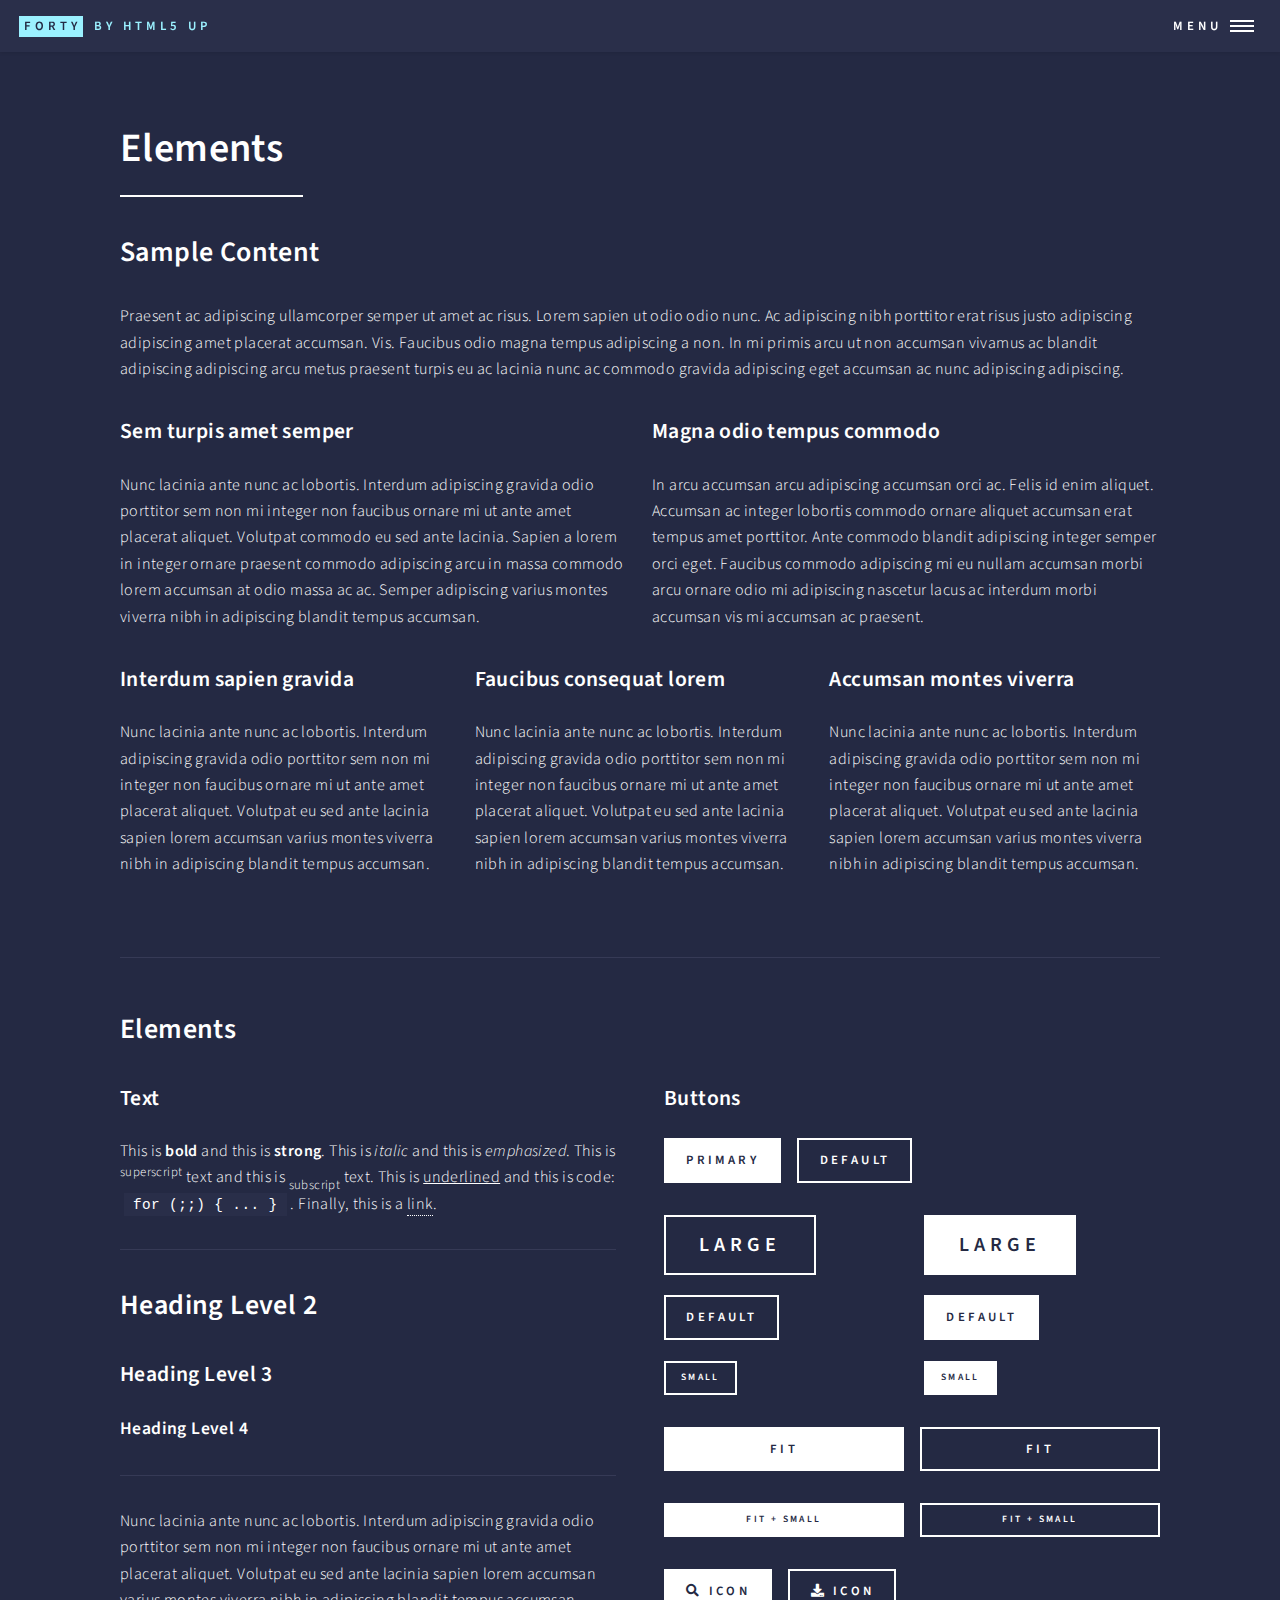
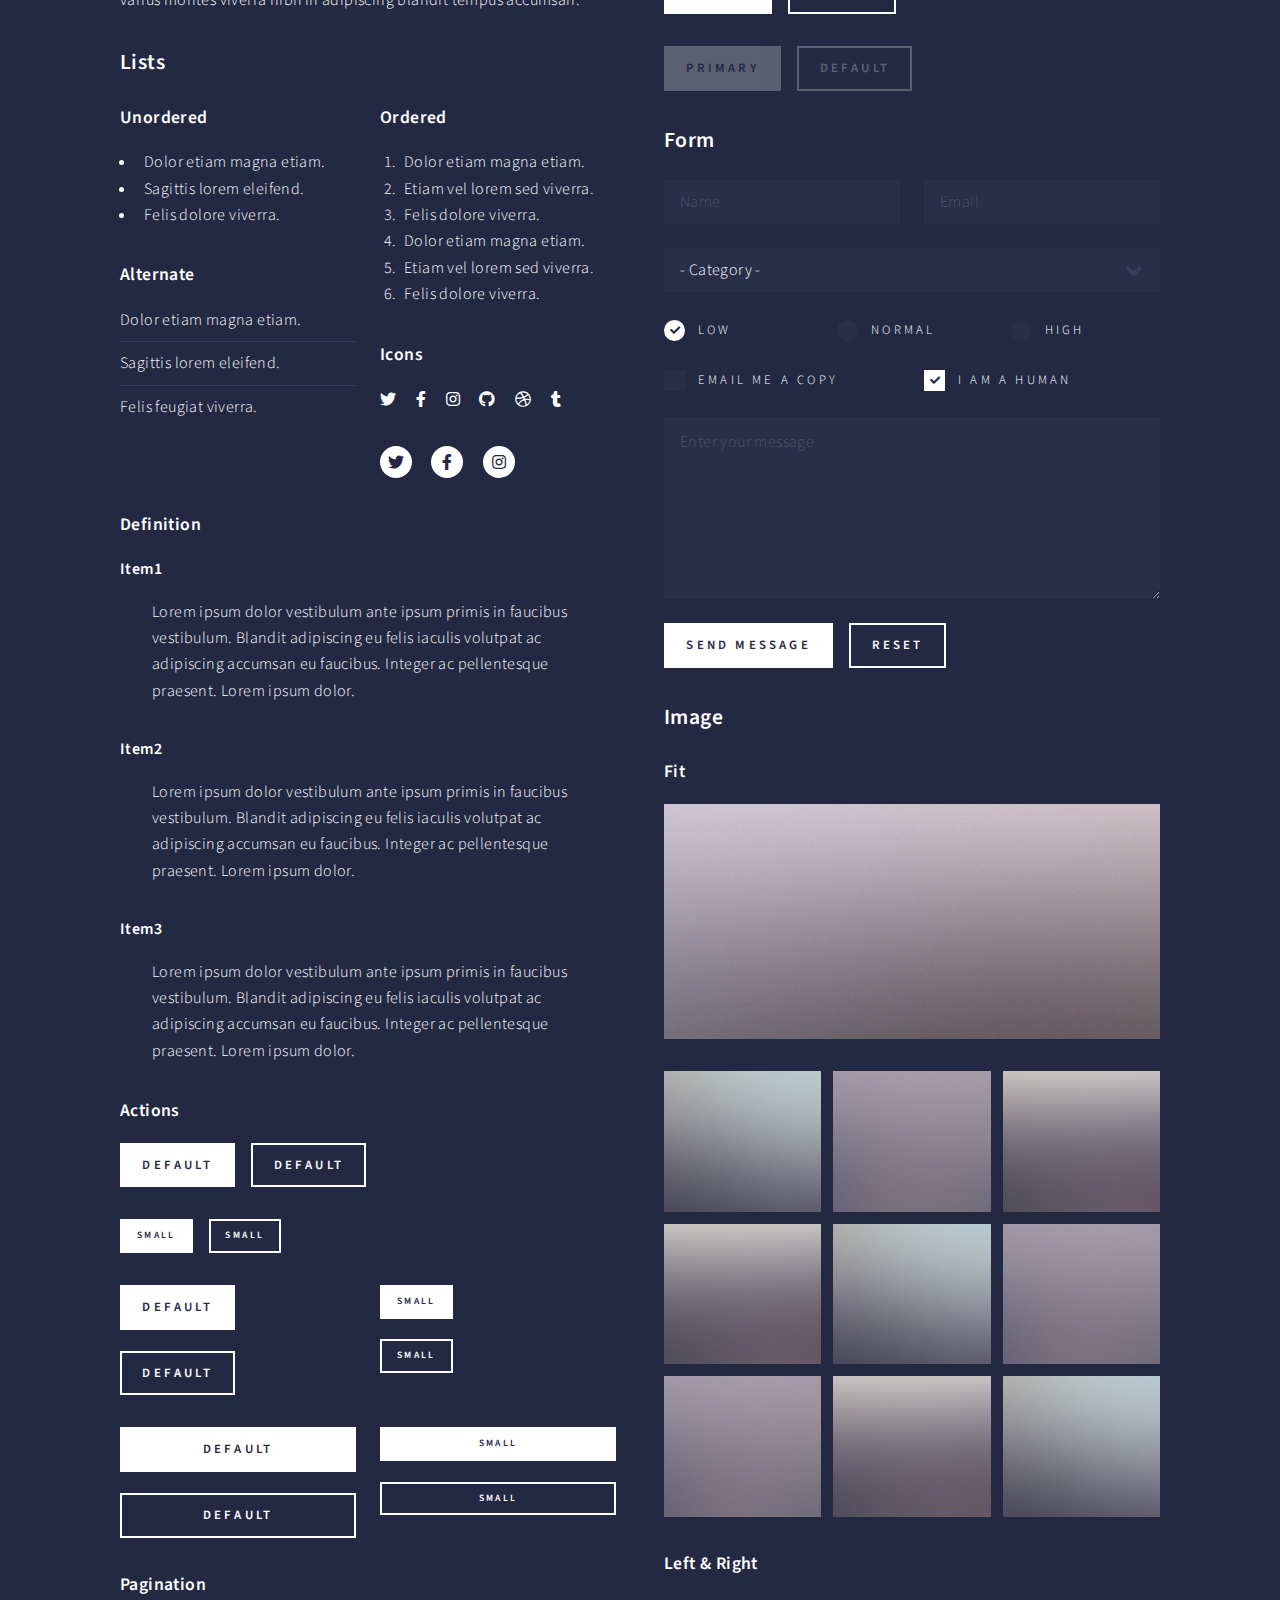
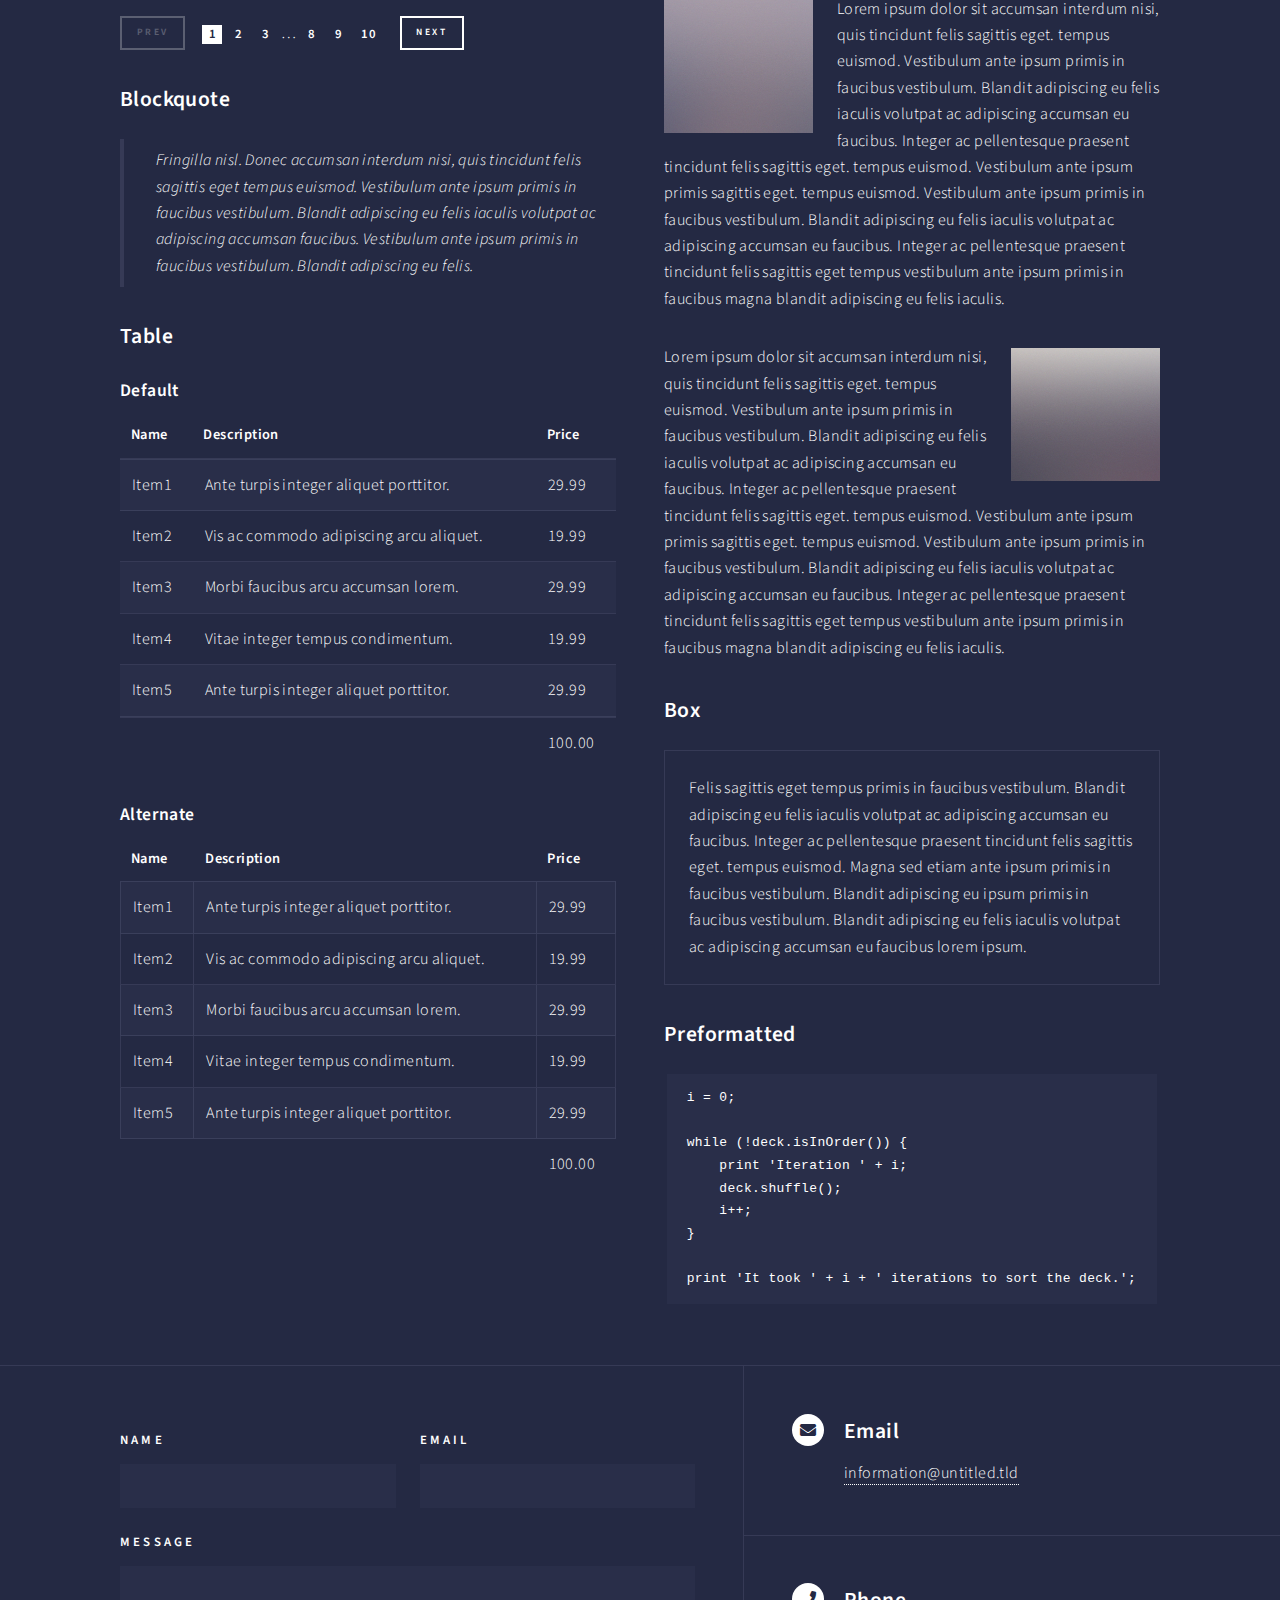
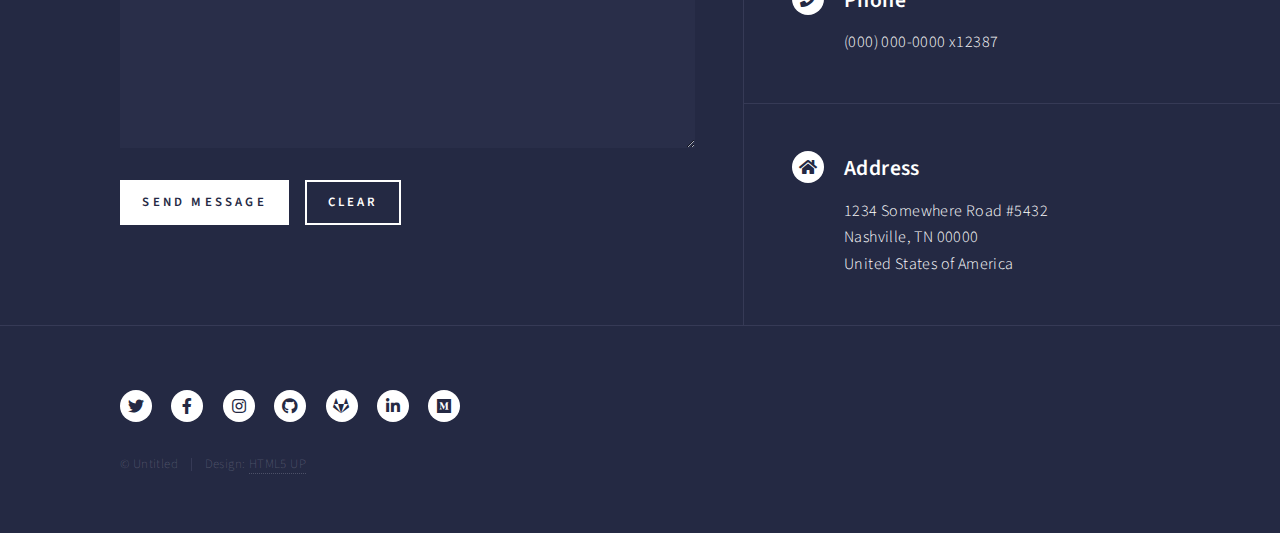
<file: elements.html>
<!DOCTYPE HTML>
<!--
	Forty by HTML5 UP
	html5up.net | @ajlkn
	Free for personal and commercial use under the CCA 3.0 license (html5up.net/license)
-->
<html>
	<head>
		<title>Elements - Forty by HTML5 UP</title>
		<meta charset="utf-8" />
		<meta name="viewport" content="width=device-width, initial-scale=1, user-scalable=no" />
		<link rel="stylesheet" href="assets/css/main.css" />
		<noscript><link rel="stylesheet" href="assets/css/noscript.css" /></noscript>
	</head>
	<body class="is-preload">

		<!-- Wrapper -->
			<div id="wrapper">

				<!-- Header -->
					<header id="header">
						<a href="index.html" class="logo"><strong>Forty</strong> <span>by HTML5 UP</span></a>
						<nav>
							<a href="#menu">Menu</a>
						</nav>
					</header>

				<!-- Menu -->
					<nav id="menu">
						<ul class="links">
							<li><a href="index.html">Home</a></li>
							<li><a href="landing.html">Landing</a></li>
							<li><a href="generic.html">Generic</a></li>
							<li><a href="elements.html">Elements</a></li>
						</ul>
						<ul class="actions stacked">
							<li><a href="#" class="button primary fit">Get Started</a></li>
							<li><a href="#" class="button fit">Log In</a></li>
						</ul>
					</nav>

				<!-- Main -->
					<div id="main" class="alt">

						<!-- One -->
							<section id="one">
								<div class="inner">
									<header class="major">
										<h1>Elements</h1>
									</header>

									<!-- Content -->
										<h2 id="content">Sample Content</h2>
										<p>Praesent ac adipiscing ullamcorper semper ut amet ac risus. Lorem sapien ut odio odio nunc. Ac adipiscing nibh porttitor erat risus justo adipiscing adipiscing amet placerat accumsan. Vis. Faucibus odio magna tempus adipiscing a non. In mi primis arcu ut non accumsan vivamus ac blandit adipiscing adipiscing arcu metus praesent turpis eu ac lacinia nunc ac commodo gravida adipiscing eget accumsan ac nunc adipiscing adipiscing.</p>
										<div class="row">
											<div class="col-6 col-12-small">
												<h3>Sem turpis amet semper</h3>
												<p>Nunc lacinia ante nunc ac lobortis. Interdum adipiscing gravida odio porttitor sem non mi integer non faucibus ornare mi ut ante amet placerat aliquet. Volutpat commodo eu sed ante lacinia. Sapien a lorem in integer ornare praesent commodo adipiscing arcu in massa commodo lorem accumsan at odio massa ac ac. Semper adipiscing varius montes viverra nibh in adipiscing blandit tempus accumsan.</p>
											</div>
											<div class="col-6 col-12-small">
												<h3>Magna odio tempus commodo</h3>
												<p>In arcu accumsan arcu adipiscing accumsan orci ac. Felis id enim aliquet. Accumsan ac integer lobortis commodo ornare aliquet accumsan erat tempus amet porttitor. Ante commodo blandit adipiscing integer semper orci eget. Faucibus commodo adipiscing mi eu nullam accumsan morbi arcu ornare odio mi adipiscing nascetur lacus ac interdum morbi accumsan vis mi accumsan ac praesent.</p>
											</div>
											<!-- Break -->
											<div class="col-4 col-12-medium">
												<h3>Interdum sapien gravida</h3>
												<p>Nunc lacinia ante nunc ac lobortis. Interdum adipiscing gravida odio porttitor sem non mi integer non faucibus ornare mi ut ante amet placerat aliquet. Volutpat eu sed ante lacinia sapien lorem accumsan varius montes viverra nibh in adipiscing blandit tempus accumsan.</p>
											</div>
											<div class="col-4 col-12-medium">
												<h3>Faucibus consequat lorem</h3>
												<p>Nunc lacinia ante nunc ac lobortis. Interdum adipiscing gravida odio porttitor sem non mi integer non faucibus ornare mi ut ante amet placerat aliquet. Volutpat eu sed ante lacinia sapien lorem accumsan varius montes viverra nibh in adipiscing blandit tempus accumsan.</p>
											</div>
											<div class="col-4 col-12-medium">
												<h3>Accumsan montes viverra</h3>
												<p>Nunc lacinia ante nunc ac lobortis. Interdum adipiscing gravida odio porttitor sem non mi integer non faucibus ornare mi ut ante amet placerat aliquet. Volutpat eu sed ante lacinia sapien lorem accumsan varius montes viverra nibh in adipiscing blandit tempus accumsan.</p>
											</div>
										</div>

									<hr class="major" />

									<!-- Elements -->
										<h2 id="elements">Elements</h2>
										<div class="row gtr-200">
											<div class="col-6 col-12-medium">

												<!-- Text stuff -->
													<h3>Text</h3>
													<p>This is <b>bold</b> and this is <strong>strong</strong>. This is <i>italic</i> and this is <em>emphasized</em>.
													This is <sup>superscript</sup> text and this is <sub>subscript</sub> text.
													This is <u>underlined</u> and this is code: <code>for (;;) { ... }</code>.
													Finally, this is a <a href="#">link</a>.</p>
													<hr />
													<h2>Heading Level 2</h2>
													<h3>Heading Level 3</h3>
													<h4>Heading Level 4</h4>
													<hr />
													<p>Nunc lacinia ante nunc ac lobortis. Interdum adipiscing gravida odio porttitor sem non mi integer non faucibus ornare mi ut ante amet placerat aliquet. Volutpat eu sed ante lacinia sapien lorem accumsan varius montes viverra nibh in adipiscing blandit tempus accumsan.</p>

												<!-- Lists -->
													<h3>Lists</h3>
													<div class="row">
														<div class="col-6 col-12-small">

															<h4>Unordered</h4>
															<ul>
																<li>Dolor etiam magna etiam.</li>
																<li>Sagittis lorem eleifend.</li>
																<li>Felis dolore viverra.</li>
															</ul>

															<h4>Alternate</h4>
															<ul class="alt">
																<li>Dolor etiam magna etiam.</li>
																<li>Sagittis lorem eleifend.</li>
																<li>Felis feugiat viverra.</li>
															</ul>

														</div>
														<div class="col-6 col-12-small">

															<h4>Ordered</h4>
															<ol>
																<li>Dolor etiam magna etiam.</li>
																<li>Etiam vel lorem sed viverra.</li>
																<li>Felis dolore viverra.</li>
																<li>Dolor etiam magna etiam.</li>
																<li>Etiam vel lorem sed viverra.</li>
																<li>Felis dolore viverra.</li>
															</ol>

															<h4>Icons</h4>
															<ul class="icons">
																<li><a href="#" class="icon brands fa-twitter"><span class="label">Twitter</span></a></li>
																<li><a href="#" class="icon brands fa-facebook-f"><span class="label">Facebook</span></a></li>
																<li><a href="#" class="icon brands fa-instagram"><span class="label">Instagram</span></a></li>
																<li><a href="#" class="icon brands fa-github"><span class="label">Github</span></a></li>
																<li><a href="#" class="icon brands fa-dribbble"><span class="label">Dribbble</span></a></li>
																<li><a href="#" class="icon brands fa-tumblr"><span class="label">Tumblr</span></a></li>
															</ul>
															<ul class="icons">
																<li><a href="#" class="icon brands alt fa-twitter"><span class="label">Twitter</span></a></li>
																<li><a href="#" class="icon brands alt fa-facebook-f"><span class="label">Facebook</span></a></li>
																<li><a href="#" class="icon brands alt fa-instagram"><span class="label">Instagram</span></a></li>
															</ul>

														</div>
													</div>
													<h4>Definition</h4>
													<dl>
														<dt>Item1</dt>
														<dd>
															<p>Lorem ipsum dolor vestibulum ante ipsum primis in faucibus vestibulum. Blandit adipiscing eu felis iaculis volutpat ac adipiscing accumsan eu faucibus. Integer ac pellentesque praesent. Lorem ipsum dolor.</p>
														</dd>
														<dt>Item2</dt>
														<dd>
															<p>Lorem ipsum dolor vestibulum ante ipsum primis in faucibus vestibulum. Blandit adipiscing eu felis iaculis volutpat ac adipiscing accumsan eu faucibus. Integer ac pellentesque praesent. Lorem ipsum dolor.</p>
														</dd>
														<dt>Item3</dt>
														<dd>
															<p>Lorem ipsum dolor vestibulum ante ipsum primis in faucibus vestibulum. Blandit adipiscing eu felis iaculis volutpat ac adipiscing accumsan eu faucibus. Integer ac pellentesque praesent. Lorem ipsum dolor.</p>
														</dd>
													</dl>

													<h4>Actions</h4>
													<ul class="actions">
														<li><a href="#" class="button primary">Default</a></li>
														<li><a href="#" class="button">Default</a></li>
													</ul>
													<ul class="actions small">
														<li><a href="#" class="button primary small">Small</a></li>
														<li><a href="#" class="button small">Small</a></li>
													</ul>
													<div class="row">
														<div class="col-6 col-12-small">
															<ul class="actions stacked">
																<li><a href="#" class="button primary">Default</a></li>
																<li><a href="#" class="button">Default</a></li>
															</ul>
														</div>
														<div class="col-6 col-12-small">
															<ul class="actions stacked">
																<li><a href="#" class="button primary small">Small</a></li>
																<li><a href="#" class="button small">Small</a></li>
															</ul>
														</div>
														<div class="col-6 col-12-small">
															<ul class="actions stacked">
																<li><a href="#" class="button primary fit">Default</a></li>
																<li><a href="#" class="button fit">Default</a></li>
															</ul>
														</div>
														<div class="col-6 col-12-small">
															<ul class="actions stacked">
																<li><a href="#" class="button primary small fit">Small</a></li>
																<li><a href="#" class="button small fit">Small</a></li>
															</ul>
														</div>
													</div>

													<h4>Pagination</h4>
													<ul class="pagination">
														<li><span class="button small disabled">Prev</span></li>
														<li><a href="#" class="page active">1</a></li>
														<li><a href="#" class="page">2</a></li>
														<li><a href="#" class="page">3</a></li>
														<li><span>&hellip;</span></li>
														<li><a href="#" class="page">8</a></li>
														<li><a href="#" class="page">9</a></li>
														<li><a href="#" class="page">10</a></li>
														<li><a href="#" class="button small">Next</a></li>
													</ul>

												<!-- Blockquote -->
													<h3>Blockquote</h3>
													<blockquote>Fringilla nisl. Donec accumsan interdum nisi, quis tincidunt felis sagittis eget tempus euismod. Vestibulum ante ipsum primis in faucibus vestibulum. Blandit adipiscing eu felis iaculis volutpat ac adipiscing accumsan faucibus. Vestibulum ante ipsum primis in faucibus vestibulum. Blandit adipiscing eu felis.</blockquote>

												<!-- Table -->
													<h3>Table</h3>

													<h4>Default</h4>
													<div class="table-wrapper">
														<table>
															<thead>
																<tr>
																	<th>Name</th>
																	<th>Description</th>
																	<th>Price</th>
																</tr>
															</thead>
															<tbody>
																<tr>
																	<td>Item1</td>
																	<td>Ante turpis integer aliquet porttitor.</td>
																	<td>29.99</td>
																</tr>
																<tr>
																	<td>Item2</td>
																	<td>Vis ac commodo adipiscing arcu aliquet.</td>
																	<td>19.99</td>
																</tr>
																<tr>
																	<td>Item3</td>
																	<td> Morbi faucibus arcu accumsan lorem.</td>
																	<td>29.99</td>
																</tr>
																<tr>
																	<td>Item4</td>
																	<td>Vitae integer tempus condimentum.</td>
																	<td>19.99</td>
																</tr>
																<tr>
																	<td>Item5</td>
																	<td>Ante turpis integer aliquet porttitor.</td>
																	<td>29.99</td>
																</tr>
															</tbody>
															<tfoot>
																<tr>
																	<td colspan="2"></td>
																	<td>100.00</td>
																</tr>
															</tfoot>
														</table>
													</div>

													<h4>Alternate</h4>
													<div class="table-wrapper">
														<table class="alt">
															<thead>
																<tr>
																	<th>Name</th>
																	<th>Description</th>
																	<th>Price</th>
																</tr>
															</thead>
															<tbody>
																<tr>
																	<td>Item1</td>
																	<td>Ante turpis integer aliquet porttitor.</td>
																	<td>29.99</td>
																</tr>
																<tr>
																	<td>Item2</td>
																	<td>Vis ac commodo adipiscing arcu aliquet.</td>
																	<td>19.99</td>
																</tr>
																<tr>
																	<td>Item3</td>
																	<td> Morbi faucibus arcu accumsan lorem.</td>
																	<td>29.99</td>
																</tr>
																<tr>
																	<td>Item4</td>
																	<td>Vitae integer tempus condimentum.</td>
																	<td>19.99</td>
																</tr>
																<tr>
																	<td>Item5</td>
																	<td>Ante turpis integer aliquet porttitor.</td>
																	<td>29.99</td>
																</tr>
															</tbody>
															<tfoot>
																<tr>
																	<td colspan="2"></td>
																	<td>100.00</td>
																</tr>
															</tfoot>
														</table>
													</div>

											</div>
											<div class="col-6 col-12-medium">

												<!-- Buttons -->
													<h3>Buttons</h3>
													<ul class="actions">
														<li><a href="#" class="button primary">Primary</a></li>
														<li><a href="#" class="button">Default</a></li>
													</ul>
													<div class="row">
														<div class="col-6 col-12-xsmall">
															<ul class="actions stacked">
																<li><a href="#" class="button large">Large</a></li>
																<li><a href="#" class="button">Default</a></li>
																<li><a href="#" class="button small">Small</a></li>
															</ul>
														</div>
														<div class="col-6 col-12-xsmall">
															<ul class="actions stacked">
																<li><a href="#" class="button primary large">Large</a></li>
																<li><a href="#" class="button primary">Default</a></li>
																<li><a href="#" class="button primary small">Small</a></li>
															</ul>
														</div>
													</div>
													<ul class="actions fit">
														<li><a href="#" class="button primary fit">Fit</a></li>
														<li><a href="#" class="button fit">Fit</a></li>
													</ul>
													<ul class="actions fit small">
														<li><a href="#" class="button primary fit small">Fit + Small</a></li>
														<li><a href="#" class="button fit small">Fit + Small</a></li>
													</ul>
													<ul class="actions">
														<li><a href="#" class="button primary icon solid fa-search">Icon</a></li>
														<li><a href="#" class="button icon solid fa-download">Icon</a></li>
													</ul>
													<ul class="actions">
														<li><span class="button primary disabled">Primary</span></li>
														<li><span class="button disabled">Default</span></li>
													</ul>

												<!-- Form -->
													<h3>Form</h3>

													<form method="post" action="#">
														<div class="row gtr-uniform">
															<div class="col-6 col-12-xsmall">
																<input type="text" name="demo-name" id="demo-name" value="" placeholder="Name" />
															</div>
															<div class="col-6 col-12-xsmall">
																<input type="email" name="demo-email" id="demo-email" value="" placeholder="Email" />
															</div>
															<!-- Break -->
															<div class="col-12">
																<select name="demo-category" id="demo-category">
																	<option value="">- Category -</option>
																	<option value="1">Manufacturing</option>
																	<option value="1">Shipping</option>
																	<option value="1">Administration</option>
																	<option value="1">Human Resources</option>
																</select>
															</div>
															<!-- Break -->
															<div class="col-4 col-12-small">
																<input type="radio" id="demo-priority-low" name="demo-priority" checked>
																<label for="demo-priority-low">Low</label>
															</div>
															<div class="col-4 col-12-small">
																<input type="radio" id="demo-priority-normal" name="demo-priority">
																<label for="demo-priority-normal">Normal</label>
															</div>
															<div class="col-4 col-12-small">
																<input type="radio" id="demo-priority-high" name="demo-priority">
																<label for="demo-priority-high">High</label>
															</div>
															<!-- Break -->
															<div class="col-6 col-12-small">
																<input type="checkbox" id="demo-copy" name="demo-copy">
																<label for="demo-copy">Email me a copy</label>
															</div>
															<div class="col-6 col-12-small">
																<input type="checkbox" id="demo-human" name="demo-human" checked>
																<label for="demo-human">I am a human</label>
															</div>
															<!-- Break -->
															<div class="col-12">
																<textarea name="demo-message" id="demo-message" placeholder="Enter your message" rows="6"></textarea>
															</div>
															<!-- Break -->
															<div class="col-12">
																<ul class="actions">
																	<li><input type="submit" value="Send Message" class="primary" /></li>
																	<li><input type="reset" value="Reset" /></li>
																</ul>
															</div>
														</div>
													</form>

												<!-- Image -->
													<h3>Image</h3>

													<h4>Fit</h4>
													<span class="image fit"><img src="images/pic03.jpg" alt="" /></span>
													<div class="box alt">
														<div class="row gtr-50 gtr-uniform">
															<div class="col-4"><span class="image fit"><img src="images/pic08.jpg" alt="" /></span></div>
															<div class="col-4"><span class="image fit"><img src="images/pic09.jpg" alt="" /></span></div>
															<div class="col-4"><span class="image fit"><img src="images/pic10.jpg" alt="" /></span></div>
															<!-- Break -->
															<div class="col-4"><span class="image fit"><img src="images/pic10.jpg" alt="" /></span></div>
															<div class="col-4"><span class="image fit"><img src="images/pic08.jpg" alt="" /></span></div>
															<div class="col-4"><span class="image fit"><img src="images/pic09.jpg" alt="" /></span></div>
															<!-- Break -->
															<div class="col-4"><span class="image fit"><img src="images/pic09.jpg" alt="" /></span></div>
															<div class="col-4"><span class="image fit"><img src="images/pic10.jpg" alt="" /></span></div>
															<div class="col-4"><span class="image fit"><img src="images/pic08.jpg" alt="" /></span></div>
														</div>
													</div>

													<h4>Left &amp; Right</h4>
													<p><span class="image left"><img src="images/pic09.jpg" alt="" /></span>Lorem ipsum dolor sit accumsan interdum nisi, quis tincidunt felis sagittis eget. tempus euismod. Vestibulum ante ipsum primis in faucibus vestibulum. Blandit adipiscing eu felis iaculis volutpat ac adipiscing accumsan eu faucibus. Integer ac pellentesque praesent tincidunt felis sagittis eget. tempus euismod. Vestibulum ante ipsum primis sagittis eget. tempus euismod. Vestibulum ante ipsum primis in faucibus vestibulum. Blandit adipiscing eu felis iaculis volutpat ac adipiscing accumsan eu faucibus. Integer ac pellentesque praesent tincidunt felis sagittis eget tempus vestibulum ante ipsum primis in faucibus magna blandit adipiscing eu felis iaculis.</p>
													<p><span class="image right"><img src="images/pic10.jpg" alt="" /></span>Lorem ipsum dolor sit accumsan interdum nisi, quis tincidunt felis sagittis eget. tempus euismod. Vestibulum ante ipsum primis in faucibus vestibulum. Blandit adipiscing eu felis iaculis volutpat ac adipiscing accumsan eu faucibus. Integer ac pellentesque praesent tincidunt felis sagittis eget. tempus euismod. Vestibulum ante ipsum primis sagittis eget. tempus euismod. Vestibulum ante ipsum primis in faucibus vestibulum. Blandit adipiscing eu felis iaculis volutpat ac adipiscing accumsan eu faucibus. Integer ac pellentesque praesent tincidunt felis sagittis eget tempus vestibulum ante ipsum primis in faucibus magna blandit adipiscing eu felis iaculis.</p>

												<!-- Box -->
													<h3>Box</h3>
													<div class="box">
														<p>Felis sagittis eget tempus primis in faucibus vestibulum. Blandit adipiscing eu felis iaculis volutpat ac adipiscing accumsan eu faucibus. Integer ac pellentesque praesent tincidunt felis sagittis eget. tempus euismod. Magna sed etiam ante ipsum primis in faucibus vestibulum. Blandit adipiscing eu ipsum primis in faucibus vestibulum. Blandit adipiscing eu felis iaculis volutpat ac adipiscing accumsan eu faucibus lorem ipsum.</p>
													</div>

												<!-- Preformatted Code -->
													<h3>Preformatted</h3>
													<pre><code>i = 0;

while (!deck.isInOrder()) {
    print 'Iteration ' + i;
    deck.shuffle();
    i++;
}

print 'It took ' + i + ' iterations to sort the deck.';
</code></pre>

											</div>
										</div>

								</div>
							</section>

					</div>

				<!-- Contact -->
					<section id="contact">
						<div class="inner">
							<section>
								<form method="post" action="#">
									<div class="fields">
										<div class="field half">
											<label for="name">Name</label>
											<input type="text" name="name" id="name" />
										</div>
										<div class="field half">
											<label for="email">Email</label>
											<input type="text" name="email" id="email" />
										</div>
										<div class="field">
											<label for="message">Message</label>
											<textarea name="message" id="message" rows="6"></textarea>
										</div>
									</div>
									<ul class="actions">
										<li><input type="submit" value="Send Message" class="primary" /></li>
										<li><input type="reset" value="Clear" /></li>
									</ul>
								</form>
							</section>
							<section class="split">
								<section>
									<div class="contact-method">
										<span class="icon solid alt fa-envelope"></span>
										<h3>Email</h3>
										<a href="#">information@untitled.tld</a>
									</div>
								</section>
								<section>
									<div class="contact-method">
										<span class="icon solid alt fa-phone"></span>
										<h3>Phone</h3>
										<span>(000) 000-0000 x12387</span>
									</div>
								</section>
								<section>
									<div class="contact-method">
										<span class="icon solid alt fa-home"></span>
										<h3>Address</h3>
										<span>1234 Somewhere Road #5432<br />
										Nashville, TN 00000<br />
										United States of America</span>
									</div>
								</section>
							</section>
						</div>
					</section>

				<!-- Footer -->
					<footer id="footer">
						<div class="inner">
							<ul class="icons">
								<li><a href="#" class="icon brands alt fa-twitter"><span class="label">Twitter</span></a></li>
								<li><a href="#" class="icon brands alt fa-facebook-f"><span class="label">Facebook</span></a></li>
								<li><a href="#" class="icon brands alt fa-instagram"><span class="label">Instagram</span></a></li>
								<li><a href="#" class="icon brands alt fa-github"><span class="label">GitHub</span></a></li>
								<li><a href="#" class="icon brands alt fa-gitlab"><span class="label">Gitlab</span></a></li>
								<li><a href="#" class="icon brands alt fa-linkedin-in"><span class="label">LinkedIn</span></a></li>
								<li><a href="#" class="icon brands alt fa-medium"><span class="label">Medium</span></a></li>
							</ul>
							<ul class="copyright">
								<li>&copy; Untitled</li><li>Design: <a href="https://html5up.net">HTML5 UP</a></li>
							</ul>
						</div>
					</footer>

			</div>

		

	</body>
	<!-- Scripts -->
	<script src="assets/js/jquery.min.js"></script>
	<script src="assets/js/jquery.scrolly.min.js"></script>
	<script src="assets/js/jquery.scrollex.min.js"></script>
	<script src="assets/js/browser.min.js"></script>
	<script src="assets/js/breakpoints.min.js"></script>
	<script src="assets/js/util.js"></script>
	<script src="assets/js/main.js"></script>
</html>
</file>
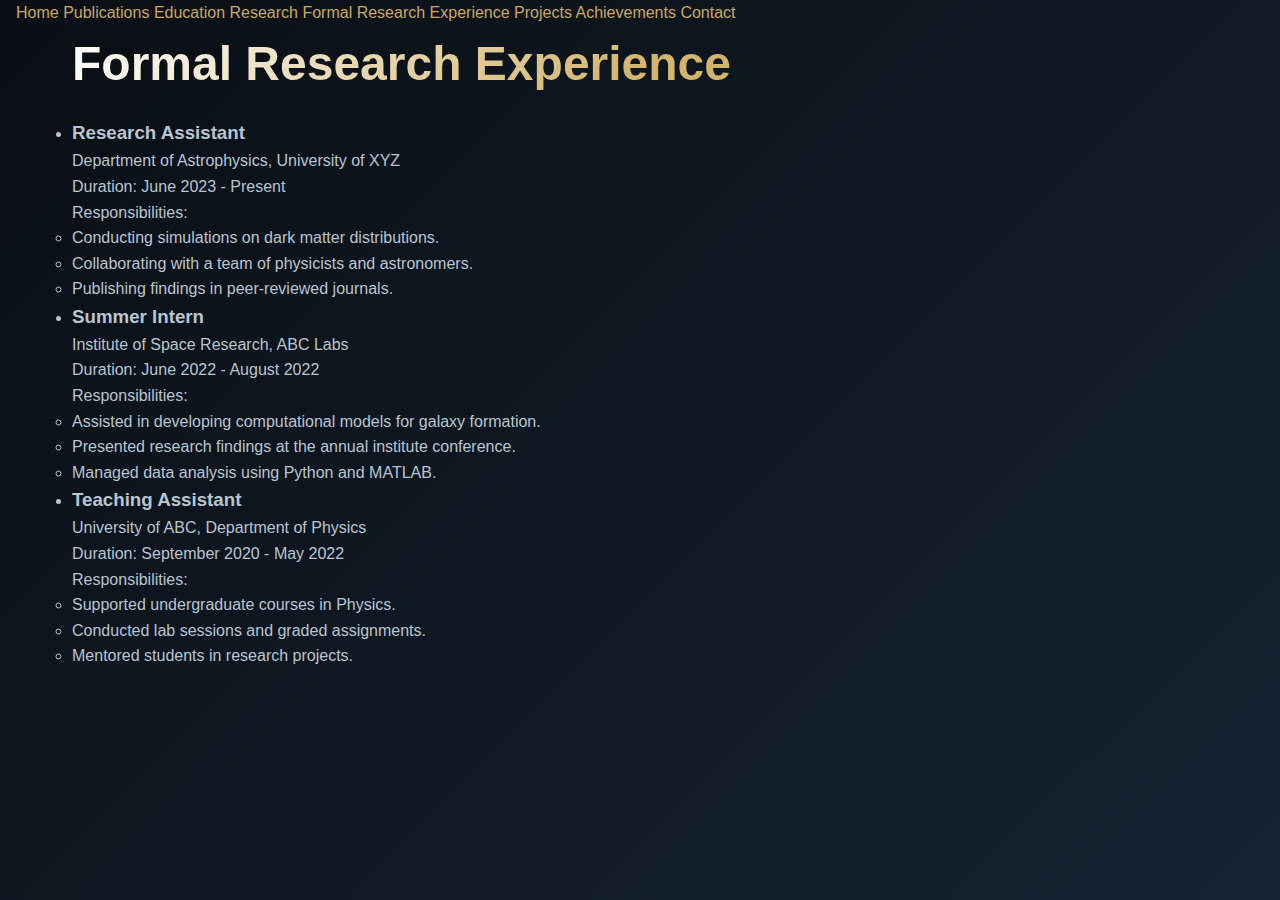
<file: formal_research_experience.html>
<!DOCTYPE html>
<html lang="en">
<head>
    <meta charset="UTF-8">
    <meta name="viewport" content="width=device-width, initial-scale=1.0">
    <title>Formal Research Experience - Adrita Khan</title>
    <link rel="stylesheet" href="style.css">
</head>
<body>
    <!-- Navigation Bar -->
    <nav>
        <div class="nav-container">
            <a href="index.html">Home</a>
            <a href="publications.html">Publications</a>
            <a href="education.html">Education</a>
            <a href="research.html">Research</a>
            <a href="formal_research_experience.html">Formal Research Experience</a>
            <a href="projects.html">Projects</a>
            <a href="achievements.html">Achievements</a>
            <a href="contact.html">Contact</a>
        </div>
    </nav>

    <!-- Formal Research Experience Section -->
    <div class="container">
        <h2 class="section-title">Formal Research Experience</h2>
        <ul>
            <li>
                <h3>Research Assistant</h3>
                <p>Department of Astrophysics, University of XYZ</p>
                <p>Duration: June 2023 - Present</p>
                <p>Responsibilities:
                    <ul>
                        <li>Conducting simulations on dark matter distributions.</li>
                        <li>Collaborating with a team of physicists and astronomers.</li>
                        <li>Publishing findings in peer-reviewed journals.</li>
                    </ul>
                </p>
            </li>
            <li>
                <h3>Summer Intern</h3>
                <p>Institute of Space Research, ABC Labs</p>
                <p>Duration: June 2022 - August 2022</p>
                <p>Responsibilities:
                    <ul>
                        <li>Assisted in developing computational models for galaxy formation.</li>
                        <li>Presented research findings at the annual institute conference.</li>
                        <li>Managed data analysis using Python and MATLAB.</li>
                    </ul>
                </p>
            </li>
            <li>
                <h3>Teaching Assistant</h3>
                <p>University of ABC, Department of Physics</p>
                <p>Duration: September 2020 - May 2022</p>
                <p>Responsibilities:
                    <ul>
                        <li>Supported undergraduate courses in Physics.</li>
                        <li>Conducted lab sessions and graded assignments.</li>
                        <li>Mentored students in research projects.</li>
                    </ul>
                </p>
            </li>
            <!-- Add more research experiences as needed -->
        </ul>
    </div>
</file>
<file: assets/css/noscript.css>
/*
	Forty by HTML5 UP
	html5up.net | @ajlkn
	Free for personal and commercial use under the CCA 3.0 license (html5up.net/license)
*/

/* Banner */

	body.is-preload #banner:after {
		opacity: 0.85;
	}

	body.is-preload #banner > .inner {
		-moz-filter: none;
		-webkit-filter: none;
		-ms-filter: none;
		filter: none;
		-moz-transform: none;
		-webkit-transform: none;
		-ms-transform: none;
		transform: none;
		opacity: 1;
	}
</file>
<file: style.css>
/* =========================================================================
   Adrita Khan — Portfolio shared stylesheet
   -------------------------------------------------------------------------
   This file is the shared baseline for the portfolio. It mirrors the
   gold-on-dark-navy palette that every HTML page uses inline, so that if
   any page links to style.css it will inherit a consistent look rather
   than clashing. Individual pages may still override locally.

   Palette
     --gold-primary  #c9a961    main accent
     --gold-light    #d4b56d    hover / highlight
     --gold-dark     #b89d55    pressed / deep accent
     --bg-dark       #0a0e14    gradient stop 1
     --bg-mid        #0f1923    gradient stop 2
     --bg-light      #152232    gradient stop 3
     --text-light    #ffffff    headings
     --text-body     #b8c5d0    body copy
     --text-muted    #6e7f8e    secondary copy
   ========================================================================= */

:root {
    --gold-primary: #c9a961;
    --gold-light:   #d4b56d;
    --gold-dark:    #b89d55;
    --bg-dark:      #0a0e14;
    --bg-mid:       #0f1923;
    --bg-light:     #152232;
    --text-light:   #ffffff;
    --text-body:    #b8c5d0;
    --text-muted:   #6e7f8e;
    --glow-gold:    rgba(201, 169, 97, 0.4);
}

/* ---------- Reset ------------------------------------------------------- */
* {
    margin: 0;
    padding: 0;
    box-sizing: border-box;
}

html {
    scroll-behavior: smooth;
    -webkit-text-size-adjust: 100%;
}

body {
    font-family: 'Inter', -apple-system, BlinkMacSystemFont, 'Segoe UI', Roboto, sans-serif;
    background: linear-gradient(135deg, var(--bg-dark) 0%, var(--bg-mid) 50%, var(--bg-light) 100%);
    min-height: 100vh;
    overflow-x: hidden;
    color: var(--text-body);
    line-height: 1.6;
}

a {
    text-decoration: none;
    color: var(--gold-primary);
    transition: color 0.3s ease;
}

a:hover {
    color: var(--gold-light);
}

/* ---------- Cosmic background ------------------------------------------ */
.cosmic-bg {
    position: fixed;
    top: 0;
    left: 0;
    width: 100%;
    height: 100%;
    background:
        radial-gradient(ellipse 80% 50% at 20% 80%, rgba(201, 169, 97, 0.12) 0%, transparent 50%),
        radial-gradient(ellipse 60% 40% at 80% 20%, rgba(201, 169, 97, 0.08) 0%, transparent 50%),
        radial-gradient(ellipse 100% 60% at 50% 50%, rgba(255, 255, 255, 0.02) 0%, transparent 50%);
    z-index: 0;
    pointer-events: none;
}

/* ---------- Stars ------------------------------------------------------- */
.stars {
    position: fixed;
    top: 0;
    left: 0;
    width: 100%;
    height: 100%;
    pointer-events: none;
    z-index: 2;
}

.star {
    position: absolute;
    width: 2px;
    height: 2px;
    background: #ffffff;
    border-radius: 50%;
    animation: twinkle 3s infinite;
}

.star.large {
    width: 3px;
    height: 3px;
    box-shadow: 0 0 6px 2px rgba(255, 255, 255, 0.3);
}

@keyframes twinkle {
    0%, 100% { opacity: 0.3; transform: scale(1); }
    50%      { opacity: 1;   transform: scale(1.2); }
}

/* ---------- Top navigation --------------------------------------------- */
#quick-links {
    position: relative;
    z-index: 100;
    background: rgba(10, 14, 20, 0.7);
    backdrop-filter: blur(20px);
    -webkit-backdrop-filter: blur(20px);
    padding: 1.5rem 0;
    border-bottom: 1px solid rgba(201, 169, 97, 0.15);
    display: flex;
    justify-content: center;
    overflow-x: hidden;
}

.nav-container {
    width: 100%;
    max-width: 1200px;
    padding: 0 1rem;
}

.nav-list {
    display: flex;
    justify-content: center;
    flex-wrap: wrap;
    gap: 0.8rem;
    list-style: none;
    padding: 0;
    margin: 0;
}

.nav-list a {
    display: block;
    background: rgba(201, 169, 97, 0.08);
    border: 1px solid rgba(201, 169, 97, 0.2);
    border-radius: 25px;
    padding: 0.7rem 1.2rem;
    text-decoration: none;
    color: var(--text-light);
    font-size: 0.9rem;
    font-weight: 500;
    text-align: center;
    transition: all 0.4s cubic-bezier(0.4, 0, 0.2, 1);
    backdrop-filter: blur(5px);
    white-space: nowrap;
    flex-shrink: 0;
    position: relative;
    overflow: hidden;
}

.nav-list a:hover {
    background: rgba(201, 169, 97, 0.2);
    border-color: rgba(201, 169, 97, 0.4);
    transform: translateY(-3px);
    color: var(--gold-primary);
    box-shadow: 0 5px 15px rgba(201, 169, 97, 0.3);
}

/* Active nav link — current page */
.nav-list a.active {
    background: rgba(201, 169, 97, 0.22);
    border-color: rgba(201, 169, 97, 0.55);
    color: var(--gold-light);
    box-shadow: 0 4px 14px rgba(201, 169, 97, 0.18);
}

/* ---------- Side-nav arrows (prev / next page) ------------------------- */
.side-nav-arrow {
    position: fixed;
    top: 50%;
    transform: translateY(-50%);
    z-index: 200;
    display: flex;
    flex-direction: column;
    align-items: center;
    gap: 8px;
    background: rgba(201, 169, 97, 0.08);
    border: 1px solid rgba(201, 169, 97, 0.2);
    text-decoration: none;
    color: var(--gold-primary);
    backdrop-filter: blur(10px);
    -webkit-backdrop-filter: blur(10px);
    transition: all 0.4s cubic-bezier(0.4, 0, 0.2, 1);
    -webkit-tap-highlight-color: transparent;
}

.side-nav-left {
    left: 0;
    padding: 16px 10px 12px 12px;
    border-left: none;
    border-radius: 0 12px 12px 0;
}

.side-nav-right {
    right: 0;
    padding: 16px 12px 12px 10px;
    border-right: none;
    border-radius: 12px 0 0 12px;
}

.side-nav-left:hover {
    background: rgba(201, 169, 97, 0.16);
    border-color: rgba(201, 169, 97, 0.45);
    padding-left: 14px;
    color: var(--gold-light);
    box-shadow: 6px 0 30px rgba(201, 169, 97, 0.2), 2px 0 10px rgba(0, 0, 0, 0.3);
}

.side-nav-right:hover {
    background: rgba(201, 169, 97, 0.16);
    border-color: rgba(201, 169, 97, 0.45);
    padding-right: 14px;
    color: var(--gold-light);
    box-shadow: -6px 0 30px rgba(201, 169, 97, 0.2), -2px 0 10px rgba(0, 0, 0, 0.3);
}

.side-nav-label {
    font-size: 9px;
    font-weight: 600;
    letter-spacing: 1.2px;
    text-transform: uppercase;
    writing-mode: vertical-rl;
    opacity: 0.75;
    transition: opacity 0.3s ease;
}

.side-nav-arrow:hover .side-nav-label {
    opacity: 1;
}

/* ---------- Section headings ------------------------------------------ */
.section-header {
    text-align: center;
    margin-bottom: 2rem;
}

.section-header h2,
.section-title {
    font-size: 3rem;
    font-weight: 700;
    background: linear-gradient(135deg, #ffffff 0%, var(--gold-light) 50%, var(--gold-primary) 100%);
    background-clip: text;
    -webkit-background-clip: text;
    -webkit-text-fill-color: transparent;
    margin-bottom: 1rem;
}

.section-line {
    width: 80px;
    height: 4px;
    background: linear-gradient(135deg, var(--gold-primary), var(--gold-light));
    margin: 0 auto;
    border-radius: 2px;
}

/* ---------- Buttons ---------------------------------------------------- */
.btn,
.read-more-btn {
    display: inline-block;
    background: linear-gradient(135deg, rgba(201, 169, 97, 0.35) 0%, rgba(180, 150, 80, 0.25) 100%);
    border: 1px solid rgba(201, 169, 97, 0.45);
    border-radius: 50px;
    padding: 0.9rem 1.8rem;
    font-size: 0.95rem;
    font-weight: 600;
    color: #fff;
    cursor: pointer;
    transition: all 0.3s ease;
    -webkit-tap-highlight-color: transparent;
}

.btn:hover,
.read-more-btn:hover {
    background: linear-gradient(135deg, rgba(201, 169, 97, 0.7) 0%, rgba(212, 181, 109, 0.55) 100%);
    border-color: rgba(201, 169, 97, 0.9);
    color: var(--bg-dark);
    transform: translateY(-2px);
    box-shadow: 0 10px 20px rgba(201, 169, 97, 0.3);
}

/* ---------- Containers ------------------------------------------------- */
.container {
    max-width: 1200px;
    margin: 0 auto;
    padding: 0 2rem;
    position: relative;
    z-index: 10;
}

/* ---------- Footer ----------------------------------------------------- */
footer {
    position: relative;
    z-index: 10;
    background: rgba(10, 14, 20, 0.8);
    backdrop-filter: blur(10px);
    -webkit-backdrop-filter: blur(10px);
    color: var(--text-body);
    text-align: center;
    padding: 1.2rem 1rem;
    border-top: 1px solid rgba(201, 169, 97, 0.15);
    font-size: 0.9rem;
}

/* ---------- Responsive ------------------------------------------------- */
@media (max-width: 768px) {
    .nav-list {
        gap: 0.5rem;
    }

    .nav-list a {
        padding: 0.55rem 0.9rem;
        font-size: 0.82rem;
    }

    .section-header h2,
    .section-title {
        font-size: 2.2rem;
    }

    .side-nav-arrow {
        padding: 14px 8px 10px 10px;
    }

    .side-nav-label {
        font-size: 8px;
    }
}

@media (max-width: 480px) {
    .section-header h2,
    .section-title {
        font-size: 1.8rem;
    }

    .side-nav-arrow {
        padding: 12px 7px 8px 9px;
        gap: 6px;
    }

    .side-nav-label {
        font-size: 7px;
        letter-spacing: 0.8px;
    }

    .read-more-btn,
    .btn {
        padding: 0.7rem 1.3rem;
        font-size: 0.9rem;
    }
}
</file>
<file: assets/css/main.css>
@import url(fontawesome-all.min.css);
@import url("https://fonts.googleapis.com/css?family=Source+Sans+Pro:300,300italic,600,600italic");


html, body, div, span, applet, object,
iframe, h1, h2, h3, h4, h5, h6, p, blockquote,
pre, a, abbr, acronym, address, big, cite,
code, del, dfn, em, img, ins, kbd, q, s, samp,
small, strike, strong, sub, sup, tt, var, b,
u, i, center, dl, dt, dd, ol, ul, li, fieldset,
form, label, legend, table, caption, tbody,
tfoot, thead, tr, th, td, article, aside,
canvas, details, embed, figure, figcaption,
footer, header, hgroup, menu, nav, output, ruby,
section, summary, time, mark, audio, video {
	margin: 0;
	padding: 0;
	border: 0;
	font-size: 100%;
	font: inherit;
	vertical-align: baseline;}

article, aside, details, figcaption, figure,
footer, header, hgroup, menu, nav, section {
	display: block;}

body {
	line-height: 1;
}

ol, ul {
	list-style: none;
}

blockquote, q {
	quotes: none;
}

	blockquote:before, blockquote:after, q:before, q:after {
		content: '';
		content: none;
	}

table {
	border-collapse: collapse;
	border-spacing: 0;
}

body {
	-webkit-text-size-adjust: none;
}

mark {
	background-color: transparent;
	color: inherit;
}

input::-moz-focus-inner {
	border: 0;
	padding: 0;
}

input, select, textarea {
	-moz-appearance: none;
	-webkit-appearance: none;
	-ms-appearance: none;
	appearance: none;
}

/* Basic */

	@-ms-viewport {
		width: device-width;
	}

	body {
		-ms-overflow-style: scrollbar;
	}

	@media screen and (max-width: 480px) {

		html, body {
			min-width: 320px;
		}

	}

	html {
		box-sizing: border-box;
	}

	*, *:before, *:after {
		box-sizing: inherit;
	}

	body {
		background: #242943;
	}

		body.is-preload *, body.is-preload *:before, body.is-preload *:after {
			-moz-animation: none !important;
			-webkit-animation: none !important;
			-ms-animation: none !important;
			animation: none !important;
			-moz-transition: none !important;
			-webkit-transition: none !important;
			-ms-transition: none !important;
			transition: none !important;
		}

/* Type */

	body, input, select, textarea {
		color: #ffffff;
		font-family: "Source Sans Pro", Helvetica, sans-serif;
		font-size: 17pt;
		font-weight: 300;
		letter-spacing: 0.025em;
		line-height: 1.65;
	}

		@media screen and (max-width: 1680px) {

			body, input, select, textarea {
				font-size: 14pt;
			}

		}

		@media screen and (max-width: 1280px) {

			body, input, select, textarea {
				font-size: 12pt;
			}

		}

		@media screen and (max-width: 360px) {

			body, input, select, textarea {
				font-size: 11pt;
			}

		}

	a {
		-moz-transition: color 0.2s ease-in-out, border-bottom-color 0.2s ease-in-out;
		-webkit-transition: color 0.2s ease-in-out, border-bottom-color 0.2s ease-in-out;
		-ms-transition: color 0.2s ease-in-out, border-bottom-color 0.2s ease-in-out;
		transition: color 0.2s ease-in-out, border-bottom-color 0.2s ease-in-out;
		border-bottom: dotted 1px;
		color: inherit;
		text-decoration: none;
	}

		a:hover {
			border-bottom-color: transparent;
			color: #9bf1ff !important;
		}

		a:active {
			color: #53e3fb !important;
		}

	strong, b {
		color: #ffffff;
		font-weight: 600;
	}

	em, i {
		font-style: italic;
	}

	p {
		margin: 0 0 2em 0;
	}

	h1, h2, h3, h4, h5, h6 {
		color: #ffffff;
		font-weight: 600;
		line-height: 1.65;
		margin: 0 0 1em 0;
	}

		h1 a, h2 a, h3 a, h4 a, h5 a, h6 a {
			color: inherit;
			border-bottom: 0;
		}

	h1 {
		font-size: 2.5em;
	}

	h2 {
		font-size: 1.75em;
	}

	h3 {
		font-size: 1.35em;
	}

	h4 {
		font-size: 1.1em;
	}

	h5 {
		font-size: 0.9em;
	}

	h6 {
		font-size: 0.7em;
	}

	@media screen and (max-width: 736px) {

		h1 {
			font-size: 2em;
		}

		h2 {
			font-size: 1.5em;
		}

		h3 {
			font-size: 1.25em;
		}

	}

	sub {
		font-size: 0.8em;
		position: relative;
		top: 0.5em;
	}

	sup {
		font-size: 0.8em;
		position: relative;
		top: -0.5em;
	}

	blockquote {
		border-left: solid 4px rgba(212, 212, 255, 0.1);
		font-style: italic;
		margin: 0 0 2em 0;
		padding: 0.5em 0 0.5em 2em;
	}

	code {
		background: rgba(212, 212, 255, 0.035);
		font-family: "Courier New", monospace;
		font-size: 0.9em;
		margin: 0 0.25em;
		padding: 0.25em 0.65em;
	}

	pre {
		-webkit-overflow-scrolling: touch;
		font-family: "Courier New", monospace;
		font-size: 0.9em;
		margin: 0 0 2em 0;
	}

		pre code {
			display: block;
			line-height: 1.75;
			padding: 1em 1.5em;
			overflow-x: auto;
		}

	hr {
		border: 0;
		border-bottom: solid 1px rgba(212, 212, 255, 0.1);
		margin: 2em 0;
	}

		hr.major {
			margin: 3em 0;
		}

	.align-left {
		text-align: left;
	}

	.align-center {
		text-align: center;
	}

	.align-right {
		text-align: right;
	}

/* Row */

	.row {
		display: flex;
		flex-wrap: wrap;
		box-sizing: border-box;
		align-items: stretch;
	}

		.row > * {
			box-sizing: border-box;
		}

		.row.gtr-uniform > * > :last-child {
			margin-bottom: 0;
		}

		.row.aln-left {
			justify-content: flex-start;
		}

		.row.aln-center {
			justify-content: center;
		}

		.row.aln-right {
			justify-content: flex-end;
		}

		.row.aln-top {
			align-items: flex-start;
		}

		.row.aln-middle {
			align-items: center;
		}

		.row.aln-bottom {
			align-items: flex-end;
		}

		.row > .imp {
			order: -1;
		}

		.row > .col-1 {
			width: 8.33333%;
		}

		.row > .off-1 {
			margin-left: 8.33333%;
		}

		.row > .col-2 {
			width: 16.66667%;
		}

		.row > .off-2 {
			margin-left: 16.66667%;
		}

		.row > .col-3 {
			width: 25%;
		}

		.row > .off-3 {
			margin-left: 25%;
		}

		.row > .col-4 {
			width: 33.33333%;
		}

		.row > .off-4 {
			margin-left: 33.33333%;
		}

		.row > .col-5 {
			width: 41.66667%;
		}

		.row > .off-5 {
			margin-left: 41.66667%;
		}

		.row > .col-6 {
			width: 50%;
		}

		.row > .off-6 {
			margin-left: 50%;
		}

		.row > .col-7 {
			width: 58.33333%;
		}

		.row > .off-7 {
			margin-left: 58.33333%;
		}

		.row > .col-8 {
			width: 66.66667%;
		}

		.row > .off-8 {
			margin-left: 66.66667%;
		}

		.row > .col-9 {
			width: 75%;
		}

		.row > .off-9 {
			margin-left: 75%;
		}

		.row > .col-10 {
			width: 83.33333%;
		}

		.row > .off-10 {
			margin-left: 83.33333%;
		}

		.row > .col-11 {
			width: 91.66667%;
		}

		.row > .off-11 {
			margin-left: 91.66667%;
		}

		.row > .col-12 {
			width: 100%;
		}

		.row > .off-12 {
			margin-left: 100%;
		}

		.row.gtr-0 {
			margin-top: 0;
			margin-left: 0em;
		}

			.row.gtr-0 > * {
				padding: 0 0 0 0em;
			}

			.row.gtr-0.gtr-uniform {
				margin-top: 0em;
			}

				.row.gtr-0.gtr-uniform > * {
					padding-top: 0em;
				}

		.row.gtr-25 {
			margin-top: 0;
			margin-left: -0.5em;
		}

			.row.gtr-25 > * {
				padding: 0 0 0 0.5em;
			}

			.row.gtr-25.gtr-uniform {
				margin-top: -0.5em;
			}

				.row.gtr-25.gtr-uniform > * {
					padding-top: 0.5em;
				}

		.row.gtr-50 {
			margin-top: 0;
			margin-left: -1em;
		}

			.row.gtr-50 > * {
				padding: 0 0 0 1em;
			}

			.row.gtr-50.gtr-uniform {
				margin-top: -1em;
			}

				.row.gtr-50.gtr-uniform > * {
					padding-top: 1em;
				}

		.row {
			margin-top: 0;
			margin-left: -2em;
		}

			.row > * {
				padding: 0 0 0 2em;
			}

			.row.gtr-uniform {
				margin-top: -2em;
			}

				.row.gtr-uniform > * {
					padding-top: 2em;
				}

		.row.gtr-150 {
			margin-top: 0;
			margin-left: -3em;
		}

			.row.gtr-150 > * {
				padding: 0 0 0 3em;
			}

			.row.gtr-150.gtr-uniform {
				margin-top: -3em;
			}

				.row.gtr-150.gtr-uniform > * {
					padding-top: 3em;
				}

		.row.gtr-200 {
			margin-top: 0;
			margin-left: -4em;
		}

			.row.gtr-200 > * {
				padding: 0 0 0 4em;
			}

			.row.gtr-200.gtr-uniform {
				margin-top: -4em;
			}

				.row.gtr-200.gtr-uniform > * {
					padding-top: 4em;
				}

		@media screen and (max-width: 1680px) {

			.row {
				display: flex;
				flex-wrap: wrap;
				box-sizing: border-box;
				align-items: stretch;
			}

				.row > * {
					box-sizing: border-box;
				}

				.row.gtr-uniform > * > :last-child {
					margin-bottom: 0;
				}

				.row.aln-left {
					justify-content: flex-start;
				}

				.row.aln-center {
					justify-content: center;
				}

				.row.aln-right {
					justify-content: flex-end;
				}

				.row.aln-top {
					align-items: flex-start;
				}

				.row.aln-middle {
					align-items: center;
				}

				.row.aln-bottom {
					align-items: flex-end;
				}

				.row > .imp-xlarge {
					order: -1;
				}

				.row > .col-1-xlarge {
					width: 8.33333%;
				}

				.row > .off-1-xlarge {
					margin-left: 8.33333%;
				}

				.row > .col-2-xlarge {
					width: 16.66667%;
				}

				.row > .off-2-xlarge {
					margin-left: 16.66667%;
				}

				.row > .col-3-xlarge {
					width: 25%;
				}

				.row > .off-3-xlarge {
					margin-left: 25%;
				}

				.row > .col-4-xlarge {
					width: 33.33333%;
				}

				.row > .off-4-xlarge {
					margin-left: 33.33333%;
				}

				.row > .col-5-xlarge {
					width: 41.66667%;
				}

				.row > .off-5-xlarge {
					margin-left: 41.66667%;
				}

				.row > .col-6-xlarge {
					width: 50%;
				}

				.row > .off-6-xlarge {
					margin-left: 50%;
				}

				.row > .col-7-xlarge {
					width: 58.33333%;
				}

				.row > .off-7-xlarge {
					margin-left: 58.33333%;
				}

				.row > .col-8-xlarge {
					width: 66.66667%;
				}

				.row > .off-8-xlarge {
					margin-left: 66.66667%;
				}

				.row > .col-9-xlarge {
					width: 75%;
				}

				.row > .off-9-xlarge {
					margin-left: 75%;
				}

				.row > .col-10-xlarge {
					width: 83.33333%;
				}

				.row > .off-10-xlarge {
					margin-left: 83.33333%;
				}

				.row > .col-11-xlarge {
					width: 91.66667%;
				}

				.row > .off-11-xlarge {
					margin-left: 91.66667%;
				}

				.row > .col-12-xlarge {
					width: 100%;
				}

				.row > .off-12-xlarge {
					margin-left: 100%;
				}

				.row.gtr-0 {
					margin-top: 0;
					margin-left: 0em;
				}

					.row.gtr-0 > * {
						padding: 0 0 0 0em;
					}

					.row.gtr-0.gtr-uniform {
						margin-top: 0em;
					}

						.row.gtr-0.gtr-uniform > * {
							padding-top: 0em;
						}

				.row.gtr-25 {
					margin-top: 0;
					margin-left: -0.5em;
				}

					.row.gtr-25 > * {
						padding: 0 0 0 0.5em;
					}

					.row.gtr-25.gtr-uniform {
						margin-top: -0.5em;
					}

						.row.gtr-25.gtr-uniform > * {
							padding-top: 0.5em;
						}

				.row.gtr-50 {
					margin-top: 0;
					margin-left: -1em;
				}

					.row.gtr-50 > * {
						padding: 0 0 0 1em;
					}

					.row.gtr-50.gtr-uniform {
						margin-top: -1em;
					}

						.row.gtr-50.gtr-uniform > * {
							padding-top: 1em;
						}

				.row {
					margin-top: 0;
					margin-left: -2em;
				}

					.row > * {
						padding: 0 0 0 2em;
					}

					.row.gtr-uniform {
						margin-top: -2em;
					}

						.row.gtr-uniform > * {
							padding-top: 2em;
						}

				.row.gtr-150 {
					margin-top: 0;
					margin-left: -3em;
				}

					.row.gtr-150 > * {
						padding: 0 0 0 3em;
					}

					.row.gtr-150.gtr-uniform {
						margin-top: -3em;
					}

						.row.gtr-150.gtr-uniform > * {
							padding-top: 3em;
						}

				.row.gtr-200 {
					margin-top: 0;
					margin-left: -4em;
				}

					.row.gtr-200 > * {
						padding: 0 0 0 4em;
					}

					.row.gtr-200.gtr-uniform {
						margin-top: -4em;
					}

						.row.gtr-200.gtr-uniform > * {
							padding-top: 4em;
						}

		}

		@media screen and (max-width: 1280px) {

			.row {
				display: flex;
				flex-wrap: wrap;
				box-sizing: border-box;
				align-items: stretch;
			}

				.row > * {
					box-sizing: border-box;
				}

				.row.gtr-uniform > * > :last-child {
					margin-bottom: 0;
				}

				.row.aln-left {
					justify-content: flex-start;
				}

				.row.aln-center {
					justify-content: center;
				}

				.row.aln-right {
					justify-content: flex-end;
				}

				.row.aln-top {
					align-items: flex-start;
				}

				.row.aln-middle {
					align-items: center;
				}

				.row.aln-bottom {
					align-items: flex-end;
				}

				.row > .imp-large {
					order: -1;
				}

				.row > .col-1-large {
					width: 8.33333%;
				}

				.row > .off-1-large {
					margin-left: 8.33333%;
				}

				.row > .col-2-large {
					width: 16.66667%;
				}

				.row > .off-2-large {
					margin-left: 16.66667%;
				}

				.row > .col-3-large {
					width: 25%;
				}

				.row > .off-3-large {
					margin-left: 25%;
				}

				.row > .col-4-large {
					width: 33.33333%;
				}

				.row > .off-4-large {
					margin-left: 33.33333%;
				}

				.row > .col-5-large {
					width: 41.66667%;
				}

				.row > .off-5-large {
					margin-left: 41.66667%;
				}

				.row > .col-6-large {
					width: 50%;
				}

				.row > .off-6-large {
					margin-left: 50%;
				}

				.row > .col-7-large {
					width: 58.33333%;
				}

				.row > .off-7-large {
					margin-left: 58.33333%;
				}

				.row > .col-8-large {
					width: 66.66667%;
				}

				.row > .off-8-large {
					margin-left: 66.66667%;
				}

				.row > .col-9-large {
					width: 75%;
				}

				.row > .off-9-large {
					margin-left: 75%;
				}

				.row > .col-10-large {
					width: 83.33333%;
				}

				.row > .off-10-large {
					margin-left: 83.33333%;
				}

				.row > .col-11-large {
					width: 91.66667%;
				}

				.row > .off-11-large {
					margin-left: 91.66667%;
				}

				.row > .col-12-large {
					width: 100%;
				}

				.row > .off-12-large {
					margin-left: 100%;
				}

				.row.gtr-0 {
					margin-top: 0;
					margin-left: 0em;
				}

					.row.gtr-0 > * {
						padding: 0 0 0 0em;
					}

					.row.gtr-0.gtr-uniform {
						margin-top: 0em;
					}

						.row.gtr-0.gtr-uniform > * {
							padding-top: 0em;
						}

				.row.gtr-25 {
					margin-top: 0;
					margin-left: -0.375em;
				}

					.row.gtr-25 > * {
						padding: 0 0 0 0.375em;
					}

					.row.gtr-25.gtr-uniform {
						margin-top: -0.375em;
					}

						.row.gtr-25.gtr-uniform > * {
							padding-top: 0.375em;
						}

				.row.gtr-50 {
					margin-top: 0;
					margin-left: -0.75em;
				}

					.row.gtr-50 > * {
						padding: 0 0 0 0.75em;
					}

					.row.gtr-50.gtr-uniform {
						margin-top: -0.75em;
					}

						.row.gtr-50.gtr-uniform > * {
							padding-top: 0.75em;
						}

				.row {
					margin-top: 0;
					margin-left: -1.5em;
				}

					.row > * {
						padding: 0 0 0 1.5em;
					}

					.row.gtr-uniform {
						margin-top: -1.5em;
					}

						.row.gtr-uniform > * {
							padding-top: 1.5em;
						}

				.row.gtr-150 {
					margin-top: 0;
					margin-left: -2.25em;
				}

					.row.gtr-150 > * {
						padding: 0 0 0 2.25em;
					}

					.row.gtr-150.gtr-uniform {
						margin-top: -2.25em;
					}

						.row.gtr-150.gtr-uniform > * {
							padding-top: 2.25em;
						}

				.row.gtr-200 {
					margin-top: 0;
					margin-left: -3em;
				}

					.row.gtr-200 > * {
						padding: 0 0 0 3em;
					}

					.row.gtr-200.gtr-uniform {
						margin-top: -3em;
					}

						.row.gtr-200.gtr-uniform > * {
							padding-top: 3em;
						}

		}

		@media screen and (max-width: 980px) {

			.row {
				display: flex;
				flex-wrap: wrap;
				box-sizing: border-box;
				align-items: stretch;
			}

				.row > * {
					box-sizing: border-box;
				}

				.row.gtr-uniform > * > :last-child {
					margin-bottom: 0;
				}

				.row.aln-left {
					justify-content: flex-start;
				}

				.row.aln-center {
					justify-content: center;
				}

				.row.aln-right {
					justify-content: flex-end;
				}

				.row.aln-top {
					align-items: flex-start;
				}

				.row.aln-middle {
					align-items: center;
				}

				.row.aln-bottom {
					align-items: flex-end;
				}

				.row > .imp-medium {
					order: -1;
				}

				.row > .col-1-medium {
					width: 8.33333%;
				}

				.row > .off-1-medium {
					margin-left: 8.33333%;
				}

				.row > .col-2-medium {
					width: 16.66667%;
				}

				.row > .off-2-medium {
					margin-left: 16.66667%;
				}

				.row > .col-3-medium {
					width: 25%;
				}

				.row > .off-3-medium {
					margin-left: 25%;
				}

				.row > .col-4-medium {
					width: 33.33333%;
				}

				.row > .off-4-medium {
					margin-left: 33.33333%;
				}

				.row > .col-5-medium {
					width: 41.66667%;
				}

				.row > .off-5-medium {
					margin-left: 41.66667%;
				}

				.row > .col-6-medium {
					width: 50%;
				}

				.row > .off-6-medium {
					margin-left: 50%;
				}

				.row > .col-7-medium {
					width: 58.33333%;
				}

				.row > .off-7-medium {
					margin-left: 58.33333%;
				}

				.row > .col-8-medium {
					width: 66.66667%;
				}

				.row > .off-8-medium {
					margin-left: 66.66667%;
				}

				.row > .col-9-medium {
					width: 75%;
				}

				.row > .off-9-medium {
					margin-left: 75%;
				}

				.row > .col-10-medium {
					width: 83.33333%;
				}

				.row > .off-10-medium {
					margin-left: 83.33333%;
				}

				.row > .col-11-medium {
					width: 91.66667%;
				}

				.row > .off-11-medium {
					margin-left: 91.66667%;
				}

				.row > .col-12-medium {
					width: 100%;
				}

				.row > .off-12-medium {
					margin-left: 100%;
				}

				.row.gtr-0 {
					margin-top: 0;
					margin-left: 0em;
				}

					.row.gtr-0 > * {
						padding: 0 0 0 0em;
					}

					.row.gtr-0.gtr-uniform {
						margin-top: 0em;
					}

						.row.gtr-0.gtr-uniform > * {
							padding-top: 0em;
						}

				.row.gtr-25 {
					margin-top: 0;
					margin-left: -0.375em;
				}

					.row.gtr-25 > * {
						padding: 0 0 0 0.375em;
					}

					.row.gtr-25.gtr-uniform {
						margin-top: -0.375em;
					}

						.row.gtr-25.gtr-uniform > * {
							padding-top: 0.375em;
						}

				.row.gtr-50 {
					margin-top: 0;
					margin-left: -0.75em;
				}

					.row.gtr-50 > * {
						padding: 0 0 0 0.75em;
					}

					.row.gtr-50.gtr-uniform {
						margin-top: -0.75em;
					}

						.row.gtr-50.gtr-uniform > * {
							padding-top: 0.75em;
						}

				.row {
					margin-top: 0;
					margin-left: -1.5em;
				}

					.row > * {
						padding: 0 0 0 1.5em;
					}

					.row.gtr-uniform {
						margin-top: -1.5em;
					}

						.row.gtr-uniform > * {
							padding-top: 1.5em;
						}

				.row.gtr-150 {
					margin-top: 0;
					margin-left: -2.25em;
				}

					.row.gtr-150 > * {
						padding: 0 0 0 2.25em;
					}

					.row.gtr-150.gtr-uniform {
						margin-top: -2.25em;
					}

						.row.gtr-150.gtr-uniform > * {
							padding-top: 2.25em;
						}

				.row.gtr-200 {
					margin-top: 0;
					margin-left: -3em;
				}

					.row.gtr-200 > * {
						padding: 0 0 0 3em;
					}

					.row.gtr-200.gtr-uniform {
						margin-top: -3em;
					}

						.row.gtr-200.gtr-uniform > * {
							padding-top: 3em;
						}

		}

		@media screen and (max-width: 736px) {

			.row {
				display: flex;
				flex-wrap: wrap;
				box-sizing: border-box;
				align-items: stretch;
			}

				.row > * {
					box-sizing: border-box;
				}

				.row.gtr-uniform > * > :last-child {
					margin-bottom: 0;
				}

				.row.aln-left {
					justify-content: flex-start;
				}

				.row.aln-center {
					justify-content: center;
				}

				.row.aln-right {
					justify-content: flex-end;
				}

				.row.aln-top {
					align-items: flex-start;
				}

				.row.aln-middle {
					align-items: center;
				}

				.row.aln-bottom {
					align-items: flex-end;
				}

				.row > .imp-small {
					order: -1;
				}

				.row > .col-1-small {
					width: 8.33333%;
				}

				.row > .off-1-small {
					margin-left: 8.33333%;
				}

				.row > .col-2-small {
					width: 16.66667%;
				}

				.row > .off-2-small {
					margin-left: 16.66667%;
				}

				.row > .col-3-small {
					width: 25%;
				}

				.row > .off-3-small {
					margin-left: 25%;
				}

				.row > .col-4-small {
					width: 33.33333%;
				}

				.row > .off-4-small {
					margin-left: 33.33333%;
				}

				.row > .col-5-small {
					width: 41.66667%;
				}

				.row > .off-5-small {
					margin-left: 41.66667%;
				}

				.row > .col-6-small {
					width: 50%;
				}

				.row > .off-6-small {
					margin-left: 50%;
				}

				.row > .col-7-small {
					width: 58.33333%;
				}

				.row > .off-7-small {
					margin-left: 58.33333%;
				}

				.row > .col-8-small {
					width: 66.66667%;
				}

				.row > .off-8-small {
					margin-left: 66.66667%;
				}

				.row > .col-9-small {
					width: 75%;
				}

				.row > .off-9-small {
					margin-left: 75%;
				}

				.row > .col-10-small {
					width: 83.33333%;
				}

				.row > .off-10-small {
					margin-left: 83.33333%;
				}

				.row > .col-11-small {
					width: 91.66667%;
				}

				.row > .off-11-small {
					margin-left: 91.66667%;
				}

				.row > .col-12-small {
					width: 100%;
				}

				.row > .off-12-small {
					margin-left: 100%;
				}

				.row.gtr-0 {
					margin-top: 0;
					margin-left: 0em;
				}

					.row.gtr-0 > * {
						padding: 0 0 0 0em;
					}

					.row.gtr-0.gtr-uniform {
						margin-top: 0em;
					}

						.row.gtr-0.gtr-uniform > * {
							padding-top: 0em;
						}

				.row.gtr-25 {
					margin-top: 0;
					margin-left: -0.3125em;
				}

					.row.gtr-25 > * {
						padding: 0 0 0 0.3125em;
					}

					.row.gtr-25.gtr-uniform {
						margin-top: -0.3125em;
					}

						.row.gtr-25.gtr-uniform > * {
							padding-top: 0.3125em;
						}

				.row.gtr-50 {
					margin-top: 0;
					margin-left: -0.625em;
				}

					.row.gtr-50 > * {
						padding: 0 0 0 0.625em;
					}

					.row.gtr-50.gtr-uniform {
						margin-top: -0.625em;
					}

						.row.gtr-50.gtr-uniform > * {
							padding-top: 0.625em;
						}

				.row {
					margin-top: 0;
					margin-left: -1.25em;
				}

					.row > * {
						padding: 0 0 0 1.25em;
					}

					.row.gtr-uniform {
						margin-top: -1.25em;
					}

						.row.gtr-uniform > * {
							padding-top: 1.25em;
						}

				.row.gtr-150 {
					margin-top: 0;
					margin-left: -1.875em;
				}

					.row.gtr-150 > * {
						padding: 0 0 0 1.875em;
					}

					.row.gtr-150.gtr-uniform {
						margin-top: -1.875em;
					}

						.row.gtr-150.gtr-uniform > * {
							padding-top: 1.875em;
						}

				.row.gtr-200 {
					margin-top: 0;
					margin-left: -2.5em;
				}

					.row.gtr-200 > * {
						padding: 0 0 0 2.5em;
					}

					.row.gtr-200.gtr-uniform {
						margin-top: -2.5em;
					}

						.row.gtr-200.gtr-uniform > * {
							padding-top: 2.5em;
						}

		}

		@media screen and (max-width: 480px) {

			.row {
				display: flex;
				flex-wrap: wrap;
				box-sizing: border-box;
				align-items: stretch;
			}

				.row > * {
					box-sizing: border-box;
				}

				.row.gtr-uniform > * > :last-child {
					margin-bottom: 0;
				}

				.row.aln-left {
					justify-content: flex-start;
				}

				.row.aln-center {
					justify-content: center;
				}

				.row.aln-right {
					justify-content: flex-end;
				}

				.row.aln-top {
					align-items: flex-start;
				}

				.row.aln-middle {
					align-items: center;
				}

				.row.aln-bottom {
					align-items: flex-end;
				}

				.row > .imp-xsmall {
					order: -1;
				}

				.row > .col-1-xsmall {
					width: 8.33333%;
				}

				.row > .off-1-xsmall {
					margin-left: 8.33333%;
				}

				.row > .col-2-xsmall {
					width: 16.66667%;
				}

				.row > .off-2-xsmall {
					margin-left: 16.66667%;
				}

				.row > .col-3-xsmall {
					width: 25%;
				}

				.row > .off-3-xsmall {
					margin-left: 25%;
				}

				.row > .col-4-xsmall {
					width: 33.33333%;
				}

				.row > .off-4-xsmall {
					margin-left: 33.33333%;
				}

				.row > .col-5-xsmall {
					width: 41.66667%;
				}

				.row > .off-5-xsmall {
					margin-left: 41.66667%;
				}

				.row > .col-6-xsmall {
					width: 50%;
				}

				.row > .off-6-xsmall {
					margin-left: 50%;
				}

				.row > .col-7-xsmall {
					width: 58.33333%;
				}

				.row > .off-7-xsmall {
					margin-left: 58.33333%;
				}

				.row > .col-8-xsmall {
					width: 66.66667%;
				}

				.row > .off-8-xsmall {
					margin-left: 66.66667%;
				}

				.row > .col-9-xsmall {
					width: 75%;
				}

				.row > .off-9-xsmall {
					margin-left: 75%;
				}

				.row > .col-10-xsmall {
					width: 83.33333%;
				}

				.row > .off-10-xsmall {
					margin-left: 83.33333%;
				}

				.row > .col-11-xsmall {
					width: 91.66667%;
				}

				.row > .off-11-xsmall {
					margin-left: 91.66667%;
				}

				.row > .col-12-xsmall {
					width: 100%;
				}

				.row > .off-12-xsmall {
					margin-left: 100%;
				}

				.row.gtr-0 {
					margin-top: 0;
					margin-left: 0em;
				}

					.row.gtr-0 > * {
						padding: 0 0 0 0em;
					}

					.row.gtr-0.gtr-uniform {
						margin-top: 0em;
					}

						.row.gtr-0.gtr-uniform > * {
							padding-top: 0em;
						}

				.row.gtr-25 {
					margin-top: 0;
					margin-left: -0.3125em;
				}

					.row.gtr-25 > * {
						padding: 0 0 0 0.3125em;
					}

					.row.gtr-25.gtr-uniform {
						margin-top: -0.3125em;
					}

						.row.gtr-25.gtr-uniform > * {
							padding-top: 0.3125em;
						}

				.row.gtr-50 {
					margin-top: 0;
					margin-left: -0.625em;
				}

					.row.gtr-50 > * {
						padding: 0 0 0 0.625em;
					}

					.row.gtr-50.gtr-uniform {
						margin-top: -0.625em;
					}

						.row.gtr-50.gtr-uniform > * {
							padding-top: 0.625em;
						}

				.row {
					margin-top: 0;
					margin-left: -1.25em;
				}

					.row > * {
						padding: 0 0 0 1.25em;
					}

					.row.gtr-uniform {
						margin-top: -1.25em;
					}

						.row.gtr-uniform > * {
							padding-top: 1.25em;
						}

				.row.gtr-150 {
					margin-top: 0;
					margin-left: -1.875em;
				}

					.row.gtr-150 > * {
						padding: 0 0 0 1.875em;
					}

					.row.gtr-150.gtr-uniform {
						margin-top: -1.875em;
					}

						.row.gtr-150.gtr-uniform > * {
							padding-top: 1.875em;
						}

				.row.gtr-200 {
					margin-top: 0;
					margin-left: -2.5em;
				}

					.row.gtr-200 > * {
						padding: 0 0 0 2.5em;
					}

					.row.gtr-200.gtr-uniform {
						margin-top: -2.5em;
					}

						.row.gtr-200.gtr-uniform > * {
							padding-top: 2.5em;
						}

		}

/* Section/Article */

	section.special, article.special {
		text-align: center;
	}

	header.major {
		width: -moz-max-content;
		width: -webkit-max-content;
		width: -ms-max-content;
		width: max-content;
		margin-bottom: 2em;
	}

		header.major > :first-child {
			margin-bottom: 0;
			width: calc(100% + 0.5em);
		}

			header.major > :first-child:after {
				content: '';
				background-color: #ffffff;
				display: block;
				height: 2px;
				margin: 0.325em 0 0.5em 0;
				width: 100%;
			}

		header.major > p {
			font-size: 0.7em;
			font-weight: 600;
			letter-spacing: 0.25em;
			margin-bottom: 0;
			text-transform: uppercase;
		}

		body.is-ie header.major > :first-child:after {
			max-width: 9em;
		}

		body.is-ie header.major > h1:after {
			max-width: 100% !important;
		}

	@media screen and (max-width: 736px) {

		header.major > p br {
			display: none;
		}

	}

/* Form */

	form {
		margin: 0 0 2em 0;
	}

		form > :last-child {
			margin-bottom: 0;
		}

		form > .fields {
			display: -moz-flex;
			display: -webkit-flex;
			display: -ms-flex;
			display: flex;
			-moz-flex-wrap: wrap;
			-webkit-flex-wrap: wrap;
			-ms-flex-wrap: wrap;
			flex-wrap: wrap;
			width: calc(100% + 3em);
			margin: -1.5em 0 2em -1.5em;
		}

			form > .fields > .field {
				-moz-flex-grow: 0;
				-webkit-flex-grow: 0;
				-ms-flex-grow: 0;
				flex-grow: 0;
				-moz-flex-shrink: 0;
				-webkit-flex-shrink: 0;
				-ms-flex-shrink: 0;
				flex-shrink: 0;
				padding: 1.5em 0 0 1.5em;
				width: calc(100% - 1.5em);
			}

				form > .fields > .field.half {
					width: calc(50% - 0.75em);
				}

				form > .fields > .field.third {
					width: calc(100%/3 - 0.5em);
				}

				form > .fields > .field.quarter {
					width: calc(25% - 0.375em);
				}

		@media screen and (max-width: 480px) {

			form > .fields {
				width: calc(100% + 3em);
				margin: -1.5em 0 2em -1.5em;
			}

				form > .fields > .field {
					padding: 1.5em 0 0 1.5em;
					width: calc(100% - 1.5em);
				}

					form > .fields > .field.half {
						width: calc(100% - 1.5em);
					}

					form > .fields > .field.third {
						width: calc(100% - 1.5em);
					}

					form > .fields > .field.quarter {
						width: calc(100% - 1.5em);
					}

		}

	label {
		color: #ffffff;
		display: block;
		font-size: 0.8em;
		font-weight: 600;
		letter-spacing: 0.25em;
		margin: 0 0 1em 0;
		text-transform: uppercase;
	}

	input[type="text"],
	input[type="password"],
	input[type="email"],
	input[type="tel"],
	input[type="search"],
	input[type="url"],
	select,
	textarea {
		-moz-appearance: none;
		-webkit-appearance: none;
		-ms-appearance: none;
		appearance: none;
		background: rgba(212, 212, 255, 0.035);
		border: none;
		border-radius: 0;
		color: inherit;
		display: block;
		outline: 0;
		padding: 0 1em;
		text-decoration: none;
		width: 100%;
	}

		input[type="text"]:invalid,
		input[type="password"]:invalid,
		input[type="email"]:invalid,
		input[type="tel"]:invalid,
		input[type="search"]:invalid,
		input[type="url"]:invalid,
		select:invalid,
		textarea:invalid {
			box-shadow: none;
		}

		input[type="text"]:focus,
		input[type="password"]:focus,
		input[type="email"]:focus,
		input[type="tel"]:focus,
		input[type="search"]:focus,
		input[type="url"]:focus,
		select:focus,
		textarea:focus {
			border-color: #9bf1ff;
			box-shadow: 0 0 0 2px #9bf1ff;
		}

	select {
		background-image: url("data:image/svg+xml;charset=utf8,%3Csvg xmlns='http://www.w3.org/2000/svg' width='40' height='40' preserveAspectRatio='none' viewBox='0 0 40 40'%3E%3Cpath d='M9.4,12.3l10.4,10.4l10.4-10.4c0.2-0.2,0.5-0.4,0.9-0.4c0.3,0,0.6,0.1,0.9,0.4l3.3,3.3c0.2,0.2,0.4,0.5,0.4,0.9 c0,0.4-0.1,0.6-0.4,0.9L20.7,31.9c-0.2,0.2-0.5,0.4-0.9,0.4c-0.3,0-0.6-0.1-0.9-0.4L4.3,17.3c-0.2-0.2-0.4-0.5-0.4-0.9 c0-0.4,0.1-0.6,0.4-0.9l3.3-3.3c0.2-0.2,0.5-0.4,0.9-0.4S9.1,12.1,9.4,12.3z' fill='rgba(212, 212, 255, 0.1)' /%3E%3C/svg%3E");
		background-size: 1.25rem;
		background-repeat: no-repeat;
		background-position: calc(100% - 1rem) center;
		height: 2.75em;
		padding-right: 2.75em;
		text-overflow: ellipsis;
	}

		select option {
			color: #ffffff;
			background: #242943;
		}

		select:focus::-ms-value {
			background-color: transparent;
		}

		select::-ms-expand {
			display: none;
		}

	input[type="text"],
	input[type="password"],
	input[type="email"],
	input[type="tel"],
	input[type="search"],
	input[type="url"],
	select {
		height: 2.75em;
	}

	textarea {
		padding: 0.75em 1em;
	}

	input[type="checkbox"],
	input[type="radio"] {
		-moz-appearance: none;
		-webkit-appearance: none;
		-ms-appearance: none;
		appearance: none;
		display: block;
		float: left;
		margin-right: -2em;
		opacity: 0;
		width: 1em;
		z-index: -1;
	}

		input[type="checkbox"] + label,
		input[type="radio"] + label {
			text-decoration: none;
			color: #ffffff;
			cursor: pointer;
			display: inline-block;
			font-weight: 300;
			padding-left: 2.65em;
			padding-right: 0.75em;
			position: relative;
		}

			input[type="checkbox"] + label:before,
			input[type="radio"] + label:before {
				-moz-osx-font-smoothing: grayscale;
				-webkit-font-smoothing: antialiased;
				display: inline-block;
				font-style: normal;
				font-variant: normal;
				text-rendering: auto;
				line-height: 1;
				text-transform: none !important;
				font-family: 'Font Awesome 5 Free';
				font-weight: 900;
			}

			input[type="checkbox"] + label:before,
			input[type="radio"] + label:before {
				background: rgba(212, 212, 255, 0.035);
				content: '';
				display: inline-block;
				font-size: 0.8em;
				height: 2.0625em;
				left: 0;
				letter-spacing: 0;
				line-height: 2.0625em;
				position: absolute;
				text-align: center;
				top: 0;
				width: 2.0625em;
			}

		input[type="checkbox"]:checked + label:before,
		input[type="radio"]:checked + label:before {
			background: #ffffff;
			border-color: #9bf1ff;
			content: '\f00c';
			color: #242943;
		}

		input[type="checkbox"]:focus + label:before,
		input[type="radio"]:focus + label:before {
			box-shadow: 0 0 0 2px #9bf1ff;
		}

	input[type="radio"] + label:before {
		border-radius: 100%;
	}

	::-webkit-input-placeholder {
		color: rgba(244, 244, 255, 0.2) !important;
		opacity: 1.0;
	}

	:-moz-placeholder {
		color: rgba(244, 244, 255, 0.2) !important;
		opacity: 1.0;
	}

	::-moz-placeholder {
		color: rgba(244, 244, 255, 0.2) !important;
		opacity: 1.0;
	}

	:-ms-input-placeholder {
		color: rgba(244, 244, 255, 0.2) !important;
		opacity: 1.0;
	}

/* Box */

	.box {
		border: solid 1px rgba(212, 212, 255, 0.1);
		margin-bottom: 2em;
		padding: 1.5em;
	}

		.box > :last-child,
		.box > :last-child > :last-child,
		.box > :last-child > :last-child > :last-child {
			margin-bottom: 0;
		}

		.box.alt {
			border: 0;
			border-radius: 0;
			padding: 0;
		}

/* Icon */

	.icon {
		text-decoration: none;
		border-bottom: none;
		position: relative;
	}

		.icon:before {
			-moz-osx-font-smoothing: grayscale;
			-webkit-font-smoothing: antialiased;
			display: inline-block;
			font-style: normal;
			font-variant: normal;
			text-rendering: auto;
			line-height: 1;
			text-transform: none !important;
			font-family: 'Font Awesome 5 Free';
			font-weight: 400;
		}

		.icon > .label {
			display: none;
		}

		.icon:before {
			line-height: inherit;
		}

		.icon.solid:before {
			font-weight: 900;
		}

		.icon.brands:before {
			font-family: 'Font Awesome 5 Brands';
		}

		.icon.alt:before {
			background-color: #ffffff;
			border-radius: 100%;
			color: #242943;
			display: inline-block;
			height: 2em;
			line-height: 2em;
			text-align: center;
			width: 2em;
		}

	a.icon.alt:before {
		-moz-transition: background-color 0.2s ease-in-out;
		-webkit-transition: background-color 0.2s ease-in-out;
		-ms-transition: background-color 0.2s ease-in-out;
		transition: background-color 0.2s ease-in-out;
	}

	a.icon.alt:hover:before {
		background-color: #6fc3df;
	}

	a.icon.alt:active:before {
		background-color: #37a6cb;
	}

/* Image */

	.image {
		border: 0;
		display: inline-block;
		position: relative;
	}

		.image img {
			display: block;
		}

		.image.left, .image.right {
			max-width: 30%;
		}

			.image.left img, .image.right img {
				width: 100%;
			}

		.image.left {
			float: left;
			margin: 0 1.5em 1.25em 0;
			top: 0.25em;
		}

		.image.right {
			float: right;
			margin: 0 0 1.25em 1.5em;
			top: 0.25em;
		}

		.image.fit {
			display: block;
			margin: 0 0 2em 0;
			width: 100%;
		}

			.image.fit img {
				width: 100%;
			}

		.image.main {
			display: block;
			margin: 2.5em 0;
			width: 100%;
		}

			.image.main img {
				width: 100%;
			}

			@media screen and (max-width: 736px) {

				.image.main {
					margin: 1.5em 0;
				}

			}

/* List */

	ol {
		list-style: decimal;
		margin: 0 0 2em 0;
		padding-left: 1.25em;
	}

		ol li {
			padding-left: 0.25em;
		}

	ul {
		list-style: disc;
		margin: 0 0 2em 0;
		padding-left: 1em;
	}

		ul li {
			padding-left: 0.5em;
		}

		ul.alt {
			list-style: none;
			padding-left: 0;
		}

			ul.alt li {
				border-top: solid 1px rgba(212, 212, 255, 0.1);
				padding: 0.5em 0;
			}

				ul.alt li:first-child {
					border-top: 0;
					padding-top: 0;
				}

	dl {
		margin: 0 0 2em 0;
	}

		dl dt {
			display: block;
			font-weight: 600;
			margin: 0 0 1em 0;
		}

		dl dd {
			margin-left: 2em;
		}

/* Actions */

	ul.actions {
		display: -moz-flex;
		display: -webkit-flex;
		display: -ms-flex;
		display: flex;
		cursor: default;
		list-style: none;
		margin-left: -1em;
		padding-left: 0;
	}

		ul.actions li {
			padding: 0 0 0 1em;
			vertical-align: middle;
		}

		ul.actions.special {
			-moz-justify-content: center;
			-webkit-justify-content: center;
			-ms-justify-content: center;
			justify-content: center;
			width: 100%;
			margin-left: 0;
		}

			ul.actions.special li:first-child {
				padding-left: 0;
			}

		ul.actions.stacked {
			-moz-flex-direction: column;
			-webkit-flex-direction: column;
			-ms-flex-direction: column;
			flex-direction: column;
			margin-left: 0;
		}

			ul.actions.stacked li {
				padding: 1.3em 0 0 0;
			}

				ul.actions.stacked li:first-child {
					padding-top: 0;
				}

		ul.actions.fit {
			width: calc(100% + 1em);
		}

			ul.actions.fit li {
				-moz-flex-grow: 1;
				-webkit-flex-grow: 1;
				-ms-flex-grow: 1;
				flex-grow: 1;
				-moz-flex-shrink: 1;
				-webkit-flex-shrink: 1;
				-ms-flex-shrink: 1;
				flex-shrink: 1;
				width: 100%;
			}

				ul.actions.fit li > * {
					width: 100%;
				}

			ul.actions.fit.stacked {
				width: 100%;
			}

/* Icons */

	ul.icons {
		cursor: default;
		list-style: none;
		padding-left: 0;
	}

		ul.icons li {
			display: inline-block;
			padding: 0 1em 0 0;
		}

			ul.icons li:last-child {
				padding-right: 0;
			}

		@media screen and (max-width: 736px) {

			ul.icons li {
				padding: 0 0.75em 0 0;
			}

		}

/* Pagination */

	ul.pagination {
		cursor: default;
		list-style: none;
		padding-left: 0;
	}

		ul.pagination li {
			display: inline-block;
			padding-left: 0;
			vertical-align: middle;
		}

			ul.pagination li > .page {
				-moz-transition: background-color 0.2s ease-in-out, color 0.2s ease-in-out;
				-webkit-transition: background-color 0.2s ease-in-out, color 0.2s ease-in-out;
				-ms-transition: background-color 0.2s ease-in-out, color 0.2s ease-in-out;
				transition: background-color 0.2s ease-in-out, color 0.2s ease-in-out;
				border-bottom: 0;
				display: inline-block;
				font-size: 0.8em;
				font-weight: 600;
				height: 1.5em;
				line-height: 1.5em;
				margin: 0 0.125em;
				min-width: 1.5em;
				padding: 0 0.5em;
				text-align: center;
			}

				ul.pagination li > .page.active {
					background-color: #ffffff;
					color: #242943;
				}

					ul.pagination li > .page.active:hover {
						background-color: #9bf1ff;
						color: #242943 !important;
					}

					ul.pagination li > .page.active:active {
						background-color: #53e3fb;
					}

			ul.pagination li:first-child {
				padding-right: 0.75em;
			}

			ul.pagination li:last-child {
				padding-left: 0.75em;
			}

		@media screen and (max-width: 480px) {

			ul.pagination li:nth-child(n+2):nth-last-child(n+2) {
				display: none;
			}

			ul.pagination li:first-child {
				padding-right: 0;
			}

		}

/* Table */

	.table-wrapper {
		-webkit-overflow-scrolling: touch;
		overflow-x: auto;
	}

	table {
		margin: 0 0 2em 0;
		width: 100%;
	}

		table tbody tr {
			border: solid 1px rgba(212, 212, 255, 0.1);
			border-left: 0;
			border-right: 0;
		}

			table tbody tr:nth-child(2n + 1) {
				background-color: rgba(212, 212, 255, 0.035);
			}

		table td {
			padding: 0.75em 0.75em;
		}

		table th {
			color: #ffffff;
			font-size: 0.9em;
			font-weight: 600;
			padding: 0 0.75em 0.75em 0.75em;
			text-align: left;
		}

		table thead {
			border-bottom: solid 2px rgba(212, 212, 255, 0.1);
		}

		table tfoot {
			border-top: solid 2px rgba(212, 212, 255, 0.1);
		}

		table.alt {
			border-collapse: separate;
		}

			table.alt tbody tr td {
				border: solid 1px rgba(212, 212, 255, 0.1);
				border-left-width: 0;
				border-top-width: 0;
			}

				table.alt tbody tr td:first-child {
					border-left-width: 1px;
				}

			table.alt tbody tr:first-child td {
				border-top-width: 1px;
			}

			table.alt thead {
				border-bottom: 0;
			}

			table.alt tfoot {
				border-top: 0;
			}

/* Button */

	input[type="submit"],
	input[type="reset"],
	input[type="button"],
	button,
	.button {
		-moz-appearance: none;
		-webkit-appearance: none;
		-ms-appearance: none;
		appearance: none;
		-moz-transition: background-color 0.2s ease-in-out, box-shadow 0.2s ease-in-out, color 0.2s ease-in-out;
		-webkit-transition: background-color 0.2s ease-in-out, box-shadow 0.2s ease-in-out, color 0.2s ease-in-out;
		-ms-transition: background-color 0.2s ease-in-out, box-shadow 0.2s ease-in-out, color 0.2s ease-in-out;
		transition: background-color 0.2s ease-in-out, box-shadow 0.2s ease-in-out, color 0.2s ease-in-out;
		background-color: transparent;
		border: 0;
		border-radius: 0;
		box-shadow: inset 0 0 0 2px #ffffff;
		color: #ffffff;
		cursor: pointer;
		display: inline-block;
		font-size: 0.8em;
		font-weight: 600;
		height: 3.5em;
		letter-spacing: 0.25em;
		line-height: 3.5em;
		padding: 0 1.75em;
		text-align: center;
		text-decoration: none;
		text-transform: uppercase;
		white-space: nowrap;
	}

		input[type="submit"]:hover, input[type="submit"]:active,
		input[type="reset"]:hover,
		input[type="reset"]:active,
		input[type="button"]:hover,
		input[type="button"]:active,
		button:hover,
		button:active,
		.button:hover,
		.button:active {
			box-shadow: inset 0 0 0 2px #9bf1ff;
			color: #9bf1ff;
		}

		input[type="submit"]:active,
		input[type="reset"]:active,
		input[type="button"]:active,
		button:active,
		.button:active {
			background-color: rgba(155, 241, 255, 0.1);
			box-shadow: inset 0 0 0 2px #53e3fb;
			color: #53e3fb;
		}

		input[type="submit"].icon:before,
		input[type="reset"].icon:before,
		input[type="button"].icon:before,
		button.icon:before,
		.button.icon:before {
			margin-right: 0.5em;
		}

		input[type="submit"].fit,
		input[type="reset"].fit,
		input[type="button"].fit,
		button.fit,
		.button.fit {
			width: 100%;
		}

		input[type="submit"].small,
		input[type="reset"].small,
		input[type="button"].small,
		button.small,
		.button.small {
			font-size: 0.6em;
		}

		input[type="submit"].large,
		input[type="reset"].large,
		input[type="button"].large,
		button.large,
		.button.large {
			font-size: 1.25em;
			height: 3em;
			line-height: 3em;
		}

		input[type="submit"].next,
		input[type="reset"].next,
		input[type="button"].next,
		button.next,
		.button.next {
			padding-right: 4.5em;
			position: relative;
		}

			input[type="submit"].next:before, input[type="submit"].next:after,
			input[type="reset"].next:before,
			input[type="reset"].next:after,
			input[type="button"].next:before,
			input[type="button"].next:after,
			button.next:before,
			button.next:after,
			.button.next:before,
			.button.next:after {
				-moz-transition: opacity 0.2s ease-in-out;
				-webkit-transition: opacity 0.2s ease-in-out;
				-ms-transition: opacity 0.2s ease-in-out;
				transition: opacity 0.2s ease-in-out;
				background-position: center right;
				background-repeat: no-repeat;
				background-size: 36px 24px;
				content: '';
				display: block;
				height: 100%;
				position: absolute;
				right: 1.5em;
				top: 0;
				vertical-align: middle;
				width: 36px;
			}

			input[type="submit"].next:before,
			input[type="reset"].next:before,
			input[type="button"].next:before,
			button.next:before,
			.button.next:before {
				background-image: url("data:image/svg+xml;charset=utf8,%3Csvg xmlns='http://www.w3.org/2000/svg' xmlns:xlink='http://www.w3.org/1999/xlink' width='36px' height='24px' viewBox='0 0 36 24' zoomAndPan='disable'%3E%3Cstyle%3Eline %7B stroke: %23ffffff%3B stroke-width: 2px%3B %7D%3C/style%3E%3Cline x1='0' y1='12' x2='34' y2='12' /%3E%3Cline x1='25' y1='4' x2='34' y2='12.5' /%3E%3Cline x1='25' y1='20' x2='34' y2='11.5' /%3E%3C/svg%3E");
			}

			input[type="submit"].next:after,
			input[type="reset"].next:after,
			input[type="button"].next:after,
			button.next:after,
			.button.next:after {
				background-image: url("data:image/svg+xml;charset=utf8,%3Csvg xmlns='http://www.w3.org/2000/svg' xmlns:xlink='http://www.w3.org/1999/xlink' width='36px' height='24px' viewBox='0 0 36 24' zoomAndPan='disable'%3E%3Cstyle%3Eline %7B stroke: %239bf1ff%3B stroke-width: 2px%3B %7D%3C/style%3E%3Cline x1='0' y1='12' x2='34' y2='12' /%3E%3Cline x1='25' y1='4' x2='34' y2='12.5' /%3E%3Cline x1='25' y1='20' x2='34' y2='11.5' /%3E%3C/svg%3E");
				opacity: 0;
				z-index: 1;
			}

			input[type="submit"].next:hover:after, input[type="submit"].next:active:after,
			input[type="reset"].next:hover:after,
			input[type="reset"].next:active:after,
			input[type="button"].next:hover:after,
			input[type="button"].next:active:after,
			button.next:hover:after,
			button.next:active:after,
			.button.next:hover:after,
			.button.next:active:after {
				opacity: 1;
			}

			@media screen and (max-width: 1280px) {

				input[type="submit"].next,
				input[type="reset"].next,
				input[type="button"].next,
				button.next,
				.button.next {
					padding-right: 5em;
				}

			}

		input[type="submit"].primary,
		input[type="reset"].primary,
		input[type="button"].primary,
		button.primary,
		.button.primary {
			background-color: #ffffff;
			box-shadow: none;
			color: #242943;
		}

			input[type="submit"].primary:hover, input[type="submit"].primary:active,
			input[type="reset"].primary:hover,
			input[type="reset"].primary:active,
			input[type="button"].primary:hover,
			input[type="button"].primary:active,
			button.primary:hover,
			button.primary:active,
			.button.primary:hover,
			.button.primary:active {
				background-color: #9bf1ff;
				color: #242943 !important;
			}

			input[type="submit"].primary:active,
			input[type="reset"].primary:active,
			input[type="button"].primary:active,
			button.primary:active,
			.button.primary:active {
				background-color: #53e3fb;
			}

		input[type="submit"].disabled, input[type="submit"]:disabled,
		input[type="reset"].disabled,
		input[type="reset"]:disabled,
		input[type="button"].disabled,
		input[type="button"]:disabled,
		button.disabled,
		button:disabled,
		.button.disabled,
		.button:disabled {
			pointer-events: none;
			cursor: default;
			opacity: 0.25;
		}

/* Tiles */

	.tiles {
		display: -moz-flex;
		display: -webkit-flex;
		display: -ms-flex;
		display: flex;
		-moz-flex-wrap: wrap;
		-webkit-flex-wrap: wrap;
		-ms-flex-wrap: wrap;
		flex-wrap: wrap;
		border-top: 0 !important;
	}

		.tiles + * {
			border-top: 0 !important;
		}

		.tiles article {
			-moz-align-items: center;
			-webkit-align-items: center;
			-ms-align-items: center;
			align-items: center;
			display: -moz-flex;
			display: -webkit-flex;
			display: -ms-flex;
			display: flex;
			-moz-transition: -moz-transform 0.25s ease, opacity 0.25s ease, -moz-filter 1s ease, -webkit-filter 1s ease;
			-webkit-transition: -webkit-transform 0.25s ease, opacity 0.25s ease, -webkit-filter 1s ease, -webkit-filter 1s ease;
			-ms-transition: -ms-transform 0.25s ease, opacity 0.25s ease, -ms-filter 1s ease, -webkit-filter 1s ease;
			transition: transform 0.25s ease, opacity 0.25s ease, filter 1s ease, -webkit-filter 1s ease;
			padding: 4em 4em 2em 4em ;
			background-position: center;
			background-repeat: no-repeat;
			background-size: cover;
			cursor: default;
			height: 40vh;
			max-height: 40em;
			min-height: 23em;
			overflow: hidden;
			position: relative;
			width: 40%;
		}

			.tiles article .image {
				display: none;
			}

			.tiles article header {
				position: relative;
				z-index: 3;
			}

			.tiles article h3 {
				font-size: 1.75em;
			}

				.tiles article h3 a:hover {
					color: inherit !important;
				}

			.tiles article .link.primary {
				border: 0;
				height: 100%;
				left: 0;
				position: absolute;
				top: 0;
				width: 100%;
				z-index: 4;
			}

			.tiles article:before {
				-moz-transition: opacity 0.5s ease;
				-webkit-transition: opacity 0.5s ease;
				-ms-transition: opacity 0.5s ease;
				transition: opacity 0.5s ease;
				bottom: 0;
				content: '';
				display: block;
				height: 100%;
				left: 0;
				opacity: 0.85;
				position: absolute;
				width: 100%;
				z-index: 2;
			}

			.tiles article:after {
				background-color: rgba(36, 41, 67, 0.25);
				content: '';
				display: block;
				height: 100%;
				left: 0;
				position: absolute;
				top: 0;
				width: 100%;
				z-index: 1;
			}

			.tiles article:hover:before {
				opacity: 0;
			}

			.tiles article.is-transitioning {
				-moz-transform: scale(0.95);
				-webkit-transform: scale(0.95);
				-ms-transform: scale(0.95);
				transform: scale(0.95);
				-moz-filter: blur(0.5em);
				-webkit-filter: blur(0.5em);
				-ms-filter: blur(0.5em);
				filter: blur(0.5em);
				opacity: 0;
			}

			.tiles article:nth-child(4n - 1), .tiles article:nth-child(4n - 2) {
				width: 60%;
			}

			.tiles article:nth-child(6n - 5):before {
				background-color: #6fc3df;
			}

			.tiles article:nth-child(6n - 4):before {
				background-color: #8d82c4;
			}

			.tiles article:nth-child(6n - 3):before {
				background-color: #ec8d81;
			}

			.tiles article:nth-child(6n - 2):before {
				background-color: #e7b788;
			}

			.tiles article:nth-child(6n - 1):before {
				background-color: #8ea9e8;
			}

			.tiles article:nth-child(6n):before {
				background-color: #87c5a4;
			}

		@media screen and (max-width: 1280px) {

			.tiles article {
				padding: 4em 3em 2em 3em ;
				height: 30vh;
				max-height: 30em;
				min-height: 20em;
			}

		}

		@media screen and (max-width: 980px) {

			.tiles article {
				width: 50% !important;
			}

		}

		@media screen and (max-width: 736px) {

			.tiles article {
				padding: 3em 1.5em 1em 1.5em ;
				height: 16em;
				max-height: none;
				min-height: 0;
			}

				.tiles article h3 {
					font-size: 1.5em;
				}

		}

		@media screen and (max-width: 480px) {

			.tiles {
				display: block;
			}

				.tiles article {
					height: 20em;
					width: 100% !important;
				}

		}

/* Contact Method */

	.contact-method {
		margin: 0 0 2em 0;
		padding-left: 3.25em;
		position: relative;
	}

		.contact-method .icon {
			left: 0;
			position: absolute;
			top: 0;
		}

		.contact-method h3 {
			margin: 0 0 0.5em 0;
		}

/* Spotlights */

	.spotlights {
		border-top: 0 !important;
	}

		.spotlights + * {
			border-top: 0 !important;
		}

		.spotlights > section {
			display: -moz-flex;
			display: -webkit-flex;
			display: -ms-flex;
			display: flex;
			-moz-flex-direction: row;
			-webkit-flex-direction: row;
			-ms-flex-direction: row;
			flex-direction: row;
			background-color: #2e3450;
		}

			.spotlights > section > .image {
				background-position: center center;
				background-size: cover;
				border-radius: 0;
				display: block;
				position: relative;
				width: 30%;
			}

				.spotlights > section > .image img {
					border-radius: 0;
					display: block;
					width: 100%;
				}

				.spotlights > section > .image:before {
					background: rgba(36, 41, 67, 0.9);
					content: '';
					display: block;
					height: 100%;
					left: 0;
					opacity: 0;
					position: absolute;
					top: 0;
					width: 100%;
				}

			.spotlights > section > .content {
				display: -moz-flex;
				display: -webkit-flex;
				display: -ms-flex;
				display: flex;
				-moz-flex-direction: column;
				-webkit-flex-direction: column;
				-ms-flex-direction: column;
				flex-direction: column;
				-moz-justify-content: center;
				-webkit-justify-content: center;
				-ms-justify-content: center;
				justify-content: center;
				-moz-align-items: center;
				-webkit-align-items: center;
				-ms-align-items: center;
				align-items: center;
				padding: 2em 3em 0.1em 3em ;
				width: 70%;
			}

				.spotlights > section > .content > .inner {
					margin: 0 auto;
					max-width: 100%;
					width: 65em;
				}

			.spotlights > section:nth-child(2n) {
				-moz-flex-direction: row-reverse;
				-webkit-flex-direction: row-reverse;
				-ms-flex-direction: row-reverse;
				flex-direction: row-reverse;
				background-color: #333856;
			}

				.spotlights > section:nth-child(2n) > .content {
					-moz-align-items: -moz-flex-end;
					-webkit-align-items: -webkit-flex-end;
					-ms-align-items: -ms-flex-end;
					align-items: flex-end;
				}

		@media screen and (max-width: 1680px) {

			.spotlights > section > .image {
				width: 40%;
			}

			.spotlights > section > .content {
				width: 60%;
			}

		}

		@media screen and (max-width: 1280px) {

			.spotlights > section > .image {
				width: 45%;
			}

			.spotlights > section > .content {
				width: 55%;
			}

		}

		@media screen and (max-width: 980px) {

			.spotlights > section {
				display: block;
			}

				.spotlights > section > .image {
					width: 100%;
				}

				.spotlights > section > .content {
					padding: 4em 3em 2em 3em ;
					width: 100%;
				}

		}

		@media screen and (max-width: 736px) {

			.spotlights > section > .content {
				padding: 3em 1.5em 1em 1.5em ;
			}

		}

/* Header */

	@-moz-keyframes reveal-header {
		0% {
			top: -4em;
			opacity: 0;
		}

		100% {
			top: 0;
			opacity: 1;
		}
	}

	@-webkit-keyframes reveal-header {
		0% {
			top: -4em;
			opacity: 0;
		}

		100% {
			top: 0;
			opacity: 1;
		}
	}

	@-ms-keyframes reveal-header {
		0% {
			top: -4em;
			opacity: 0;
		}

		100% {
			top: 0;
			opacity: 1;
		}
	}

	@keyframes reveal-header {
		0% {
			top: -4em;
			opacity: 0;
		}

		100% {
			top: 0;
			opacity: 1;
		}
	}

	#header {
		display: -moz-flex;
		display: -webkit-flex;
		display: -ms-flex;
		display: flex;
		background-color: #2a2f4a;
		box-shadow: 0 0 0.25em 0 rgba(0, 0, 0, 0.15);
		cursor: default;
		font-weight: 600;
		height: 3.25em;
		left: 0;
		letter-spacing: 0.25em;
		line-height: 3.25em;
		margin: 0;
		position: fixed;
		text-transform: uppercase;
		top: 0;
		width: 100%;
		z-index: 10000;
	}

		#header .logo {
			border: 0;
			display: inline-block;
			font-size: 0.8em;
			height: inherit;
			line-height: inherit;
			padding: 0 1.5em;
		}

			#header .logo strong {
				-moz-transition: background-color 0.2s ease-in-out, color 0.2s ease-in-out;
				-webkit-transition: background-color 0.2s ease-in-out, color 0.2s ease-in-out;
				-ms-transition: background-color 0.2s ease-in-out, color 0.2s ease-in-out;
				transition: background-color 0.2s ease-in-out, color 0.2s ease-in-out;
				background-color: #ffffff;
				color: #242943;
				display: inline-block;
				line-height: 1.65em;
				margin-right: 0.325em;
				padding: 0 0.125em 0 0.375em;
			}

			#header .logo:hover strong {
				background-color: #9bf1ff;
			}

			#header .logo:active strong {
				background-color: #53e3fb;
			}

		#header nav {
			display: -moz-flex;
			display: -webkit-flex;
			display: -ms-flex;
			display: flex;
			-moz-justify-content: -moz-flex-end;
			-webkit-justify-content: -webkit-flex-end;
			-ms-justify-content: -ms-flex-end;
			justify-content: flex-end;
			-moz-flex-grow: 1;
			-webkit-flex-grow: 1;
			-ms-flex-grow: 1;
			flex-grow: 1;
			height: inherit;
			line-height: inherit;
		}

			#header nav a {
				border: 0;
				display: block;
				font-size: 0.8em;
				height: inherit;
				line-height: inherit;
				padding: 0 0.75em;
				position: relative;
				vertical-align: middle;
			}

				#header nav a:last-child {
					padding-right: 1.5em;
				}

				#header nav a[href="#menu"] {
					padding-right: 3.325em !important;
				}

					#header nav a[href="#menu"]:before, #header nav a[href="#menu"]:after {
						background-image: url("data:image/svg+xml;charset=utf8,%3Csvg xmlns='http://www.w3.org/2000/svg' width='24' height='32' viewBox='0 0 24 32' preserveAspectRatio='none'%3E%3Cstyle%3Eline %7B stroke-width: 2px%3B stroke: %23ffffff%3B %7D%3C/style%3E%3Cline x1='0' y1='11' x2='24' y2='11' /%3E%3Cline x1='0' y1='21' x2='24' y2='21' /%3E%3Cline x1='0' y1='16' x2='24' y2='16' /%3E%3C/svg%3E");
						background-position: center;
						background-repeat: no-repeat;
						background-size: 24px 32px;
						content: '';
						display: block;
						height: 100%;
						position: absolute;
						right: 1.5em;
						top: 0;
						vertical-align: middle;
						width: 24px;
					}

					#header nav a[href="#menu"]:after {
						-moz-transition: opacity 0.2s ease-in-out;
						-webkit-transition: opacity 0.2s ease-in-out;
						-ms-transition: opacity 0.2s ease-in-out;
						transition: opacity 0.2s ease-in-out;
						background-image: url("data:image/svg+xml;charset=utf8,%3Csvg xmlns='http://www.w3.org/2000/svg' width='24' height='32' viewBox='0 0 24 32' preserveAspectRatio='none'%3E%3Cstyle%3Eline %7B stroke-width: 2px%3B stroke: %239bf1ff%3B %7D%3C/style%3E%3Cline x1='0' y1='11' x2='24' y2='11' /%3E%3Cline x1='0' y1='21' x2='24' y2='21' /%3E%3Cline x1='0' y1='16' x2='24' y2='16' /%3E%3C/svg%3E");
						opacity: 0;
						z-index: 1;
					}

					#header nav a[href="#menu"]:hover:after, #header nav a[href="#menu"]:active:after {
						opacity: 1;
					}

					#header nav a[href="#menu"]:last-child {
						padding-right: 3.875em !important;
					}

						#header nav a[href="#menu"]:last-child:before, #header nav a[href="#menu"]:last-child:after {
							right: 2em;
						}

		#header.reveal {
			-moz-animation: reveal-header 0.35s ease;
			-webkit-animation: reveal-header 0.35s ease;
			-ms-animation: reveal-header 0.35s ease;
			animation: reveal-header 0.35s ease;
		}

		#header.alt {
			-moz-transition: opacity 2.5s ease;
			-webkit-transition: opacity 2.5s ease;
			-ms-transition: opacity 2.5s ease;
			transition: opacity 2.5s ease;
			-moz-transition-delay: 0.75s;
			-webkit-transition-delay: 0.75s;
			-ms-transition-delay: 0.75s;
			transition-delay: 0.75s;
			-moz-animation: none;
			-webkit-animation: none;
			-ms-animation: none;
			animation: none;
			background-color: transparent;
			box-shadow: none;
			position: absolute;
		}

			#header.alt.style1 .logo strong {
				color: #6fc3df;
			}

			#header.alt.style2 .logo strong {
				color: #8d82c4;
			}

			#header.alt.style3 .logo strong {
				color: #ec8d81;
			}

			#header.alt.style4 .logo strong {
				color: #e7b788;
			}

			#header.alt.style5 .logo strong {
				color: #8ea9e8;
			}

			#header.alt.style6 .logo strong {
				color: #87c5a4;
			}

		body.is-preload #header.alt {
			opacity: 0;
		}

		@media screen and (max-width: 1680px) {

			#header nav a[href="#menu"] {
				padding-right: 3.75em !important;
			}

				#header nav a[href="#menu"]:last-child {
					padding-right: 4.25em !important;
				}

		}

		@media screen and (max-width: 1280px) {

			#header nav a[href="#menu"] {
				padding-right: 4em !important;
			}

				#header nav a[href="#menu"]:last-child {
					padding-right: 4.5em !important;
				}

		}

		@media screen and (max-width: 736px) {

			#header {
				height: 2.75em;
				line-height: 2.75em;
			}

				#header .logo {
					padding: 0 1em;
				}

				#header nav a {
					padding: 0 0.5em;
				}

					#header nav a:last-child {
						padding-right: 1em;
					}

					#header nav a[href="#menu"] {
						padding-right: 3.25em !important;
					}

						#header nav a[href="#menu"]:before, #header nav a[href="#menu"]:after {
							right: 0.75em;
						}

						#header nav a[href="#menu"]:last-child {
							padding-right: 4em !important;
						}

							#header nav a[href="#menu"]:last-child:before, #header nav a[href="#menu"]:last-child:after {
								right: 1.5em;
							}

		}

		@media screen and (max-width: 480px) {

			#header .logo span {
				display: none;
			}

			#header nav a[href="#menu"] {
				overflow: hidden;
				padding-right: 0 !important;
				text-indent: 5em;
				white-space: nowrap;
				width: 5em;
			}

				#header nav a[href="#menu"]:before, #header nav a[href="#menu"]:after {
					right: 0;
					width: inherit;
				}

				#header nav a[href="#menu"]:last-child:before, #header nav a[href="#menu"]:last-child:after {
					width: 4em;
					right: 0;
				}

		}

/* Banner */

	#banner {
		-moz-align-items: center;
		-webkit-align-items: center;
		-ms-align-items: center;
		align-items: center;
		background-image: url("../../images/banner.jpg");
		display: -moz-flex;
		display: -webkit-flex;
		display: -ms-flex;
		display: flex;
		padding: 6em 0 2em 0 ;
		background-attachment: fixed;
		background-position: center;
		background-repeat: no-repeat;
		background-size: cover;
		border-bottom: 0 !important;
		cursor: default;
		height: 60vh;
		margin-bottom: -3.25em;
		max-height: 32em;
		min-height: 22em;
		position: relative;
		top: -3.25em;
	}

		#banner:after {
			-moz-transition: opacity 2.5s ease;
			-webkit-transition: opacity 2.5s ease;
			-ms-transition: opacity 2.5s ease;
			transition: opacity 2.5s ease;
			-moz-transition-delay: 0.75s;
			-webkit-transition-delay: 0.75s;
			-ms-transition-delay: 0.75s;
			transition-delay: 0.75s;
			pointer-events: none;
			background-color: #242943;
			content: '';
			display: block;
			height: 100%;
			left: 0;
			opacity: 0.85;
			position: absolute;
			top: 0;
			width: 100%;
			z-index: 1;
		}

		#banner h1 {
			font-size: 3.25em;
		}

		#banner > .inner {
			-moz-transition: opacity 1.5s ease, -moz-transform 0.5s ease-out, -moz-filter 0.5s ease, -webkit-filter 0.5s ease;
			-webkit-transition: opacity 1.5s ease, -webkit-transform 0.5s ease-out, -webkit-filter 0.5s ease, -webkit-filter 0.5s ease;
			-ms-transition: opacity 1.5s ease, -ms-transform 0.5s ease-out, -ms-filter 0.5s ease, -webkit-filter 0.5s ease;
			transition: opacity 1.5s ease, transform 0.5s ease-out, filter 0.5s ease, -webkit-filter 0.5s ease;
			padding: 0 !important;
			position: relative;
			z-index: 2;
		}

			#banner > .inner .image {
				display: none;
			}

			#banner > .inner header {
				width: auto;
			}

				#banner > .inner header > :first-child {
					width: auto;
				}

					#banner > .inner header > :first-child:after {
						max-width: 100%;
					}

			#banner > .inner .content {
				display: -moz-flex;
				display: -webkit-flex;
				display: -ms-flex;
				display: flex;
				-moz-align-items: center;
				-webkit-align-items: center;
				-ms-align-items: center;
				align-items: center;
				margin: 0 0 2em 0;
			}

				#banner > .inner .content > * {
					margin-right: 1.5em;
					margin-bottom: 0;
				}

				#banner > .inner .content > :last-child {
					margin-right: 0;
				}

				#banner > .inner .content p {
					font-size: 0.7em;
					font-weight: 600;
					letter-spacing: 0.25em;
					text-transform: uppercase;
				}

		#banner.major {
			height: 75vh;
			min-height: 30em;
			max-height: 50em;
		}

			#banner.major.alt {
				opacity: 0.75;
			}

		#banner.style1:after {
			background-color: #6fc3df;
		}

		#banner.style2:after {
			background-color: #8d82c4;
		}

		#banner.style3:after {
			background-color: #ec8d81;
		}

		#banner.style4:after {
			background-color: #e7b788;
		}

		#banner.style5:after {
			background-color: #8ea9e8;
		}

		#banner.style6:after {
			background-color: #87c5a4;
		}

		body.is-preload #banner:after {
			opacity: 1.0;
		}

		body.is-preload #banner > .inner {
			-moz-filter: blur(0.125em);
			-webkit-filter: blur(0.125em);
			-ms-filter: blur(0.125em);
			filter: blur(0.125em);
			-moz-transform: translateX(-0.5em);
			-webkit-transform: translateX(-0.5em);
			-ms-transform: translateX(-0.5em);
			transform: translateX(-0.5em);
			opacity: 0;
		}

		@media screen and (max-width: 1280px) {

			#banner {
				background-attachment: scroll;
			}

		}

		@media screen and (max-width: 736px) {

			#banner {
				padding: 5em 0 1em 0 ;
				height: auto;
				margin-bottom: -2.75em;
				max-height: none;
				min-height: 0;
				top: -2.75em;
			}

				#banner h1 {
					font-size: 2em;
				}

				#banner > .inner .content {
					display: block;
				}

					#banner > .inner .content > * {
						margin-right: 0;
						margin-bottom: 2em;
					}

				#banner.major {
					height: auto;
					min-height: 0;
					max-height: none;
				}

		}

		@media screen and (max-width: 480px) {

			#banner {
				padding: 6em 0 2em 0 ;
			}

				#banner > .inner .content p br {
					display: none;
				}

				#banner.major {
					padding: 8em 0 4em 0 ;
				}

		}

/* Main */

	#main {
		background-color: #2a2f4a;
	}

		#main > * {
			border-top: solid 1px rgba(212, 212, 255, 0.1);
		}

			#main > *:first-child {
				border-top: 0;
			}

			#main > * > .inner {
				padding: 4em 0 2em 0 ;
				margin: 0 auto;
				max-width: 65em;
				width: calc(100% - 6em);
			}

				@media screen and (max-width: 736px) {

					#main > * > .inner {
						padding: 3em 0 1em 0 ;
						width: calc(100% - 3em);
					}

				}

		#main.alt {
			background-color: transparent;
			border-bottom: solid 1px rgba(212, 212, 255, 0.1);
		}

/* Contact */

	#contact {
		border-bottom: solid 1px rgba(212, 212, 255, 0.1);
		overflow-x: hidden;
	}

		#contact > .inner {
			display: -moz-flex;
			display: -webkit-flex;
			display: -ms-flex;
			display: flex;
			padding: 0 !important;
		}

			#contact > .inner > :nth-child(2n - 1) {
				padding: 4em 3em 2em 0 ;
				border-right: solid 1px rgba(212, 212, 255, 0.1);
				width: 60%;
			}

			#contact > .inner > :nth-child(2n) {
				padding-left: 3em;
				width: 40%;
			}

			#contact > .inner > .split {
				padding: 0;
			}

				#contact > .inner > .split > * {
					padding: 3em 0 1em 3em ;
					position: relative;
				}

					#contact > .inner > .split > *:before {
						border-top: solid 1px rgba(212, 212, 255, 0.1);
						content: '';
						display: block;
						margin-left: -3em;
						position: absolute;
						top: 0;
						width: calc(100vw + 3em);
					}

				#contact > .inner > .split > :first-child:before {
					display: none;
				}

		@media screen and (max-width: 980px) {

			#contact > .inner {
				display: block;
			}

				#contact > .inner > :nth-child(2n - 1) {
					padding: 4em 0 2em 0 ;
					border-right: 0;
					width: 100%;
				}

				#contact > .inner > :nth-child(2n) {
					padding-left: 0;
					width: 100%;
				}

				#contact > .inner > .split > * {
					padding: 3em 0 1em 0 ;
				}

				#contact > .inner > .split > :first-child:before {
					display: block;
				}

		}

		@media screen and (max-width: 736px) {

			#contact > .inner > :nth-child(2n - 1) {
				padding: 3em 0 1em 0 ;
			}

		}

/* Footer */

	#footer .copyright {
		font-size: 0.8em;
		list-style: none;
		padding-left: 0;
	}

		#footer .copyright li {
			border-left: solid 1px rgba(212, 212, 255, 0.1);
			color: rgba(244, 244, 255, 0.2);
			display: inline-block;
			line-height: 1;
			margin-left: 1em;
			padding-left: 1em;
		}

			#footer .copyright li:first-child {
				border-left: 0;
				margin-left: 0;
				padding-left: 0;
			}

	@media screen and (max-width: 480px) {

		#footer .copyright li {
			display: block;
			border-left: 0;
			margin-left: 0;
			padding-left: 0;
			line-height: inherit;
		}

	}

/* Wrapper */

	#wrapper {
		-moz-transition: -moz-filter 0.35s ease, -webkit-filter 0.35s ease, opacity 0.375s ease-out;
		-webkit-transition: -webkit-filter 0.35s ease, -webkit-filter 0.35s ease, opacity 0.375s ease-out;
		-ms-transition: -ms-filter 0.35s ease, -webkit-filter 0.35s ease, opacity 0.375s ease-out;
		transition: filter 0.35s ease, -webkit-filter 0.35s ease, opacity 0.375s ease-out;
		padding-top: 3.25em;
	}

		#wrapper.is-transitioning {
			opacity: 0;
		}

		#wrapper > * > .inner {
			padding: 4em 0 2em 0 ;
			margin: 0 auto;
			max-width: 65em;
			width: calc(100% - 6em);
		}

			@media screen and (max-width: 736px) {

				#wrapper > * > .inner {
					padding: 3em 0 1em 0 ;
					width: calc(100% - 3em);
				}

			}

		@media screen and (max-width: 736px) {

			#wrapper {
				padding-top: 2.75em;
			}

		}

/* Menu */

	#menu {
		-moz-transition: -moz-transform 0.35s ease, opacity 0.35s ease, visibility 0.35s;
		-webkit-transition: -webkit-transform 0.35s ease, opacity 0.35s ease, visibility 0.35s;
		-ms-transition: -ms-transform 0.35s ease, opacity 0.35s ease, visibility 0.35s;
		transition: transform 0.35s ease, opacity 0.35s ease, visibility 0.35s;
		-moz-align-items: center;
		-webkit-align-items: center;
		-ms-align-items: center;
		align-items: center;
		display: -moz-flex;
		display: -webkit-flex;
		display: -ms-flex;
		display: flex;
		-moz-justify-content: center;
		-webkit-justify-content: center;
		-ms-justify-content: center;
		justify-content: center;
		pointer-events: none;
		background: rgba(36, 41, 67, 0.9);
		box-shadow: none;
		height: 100%;
		left: 0;
		opacity: 0;
		overflow: hidden;
		padding: 3em 2em;
		position: fixed;
		top: 0;
		visibility: hidden;
		width: 100%;
		z-index: 10002;
	}

		#menu .inner {
			-moz-transition: -moz-transform 0.35s ease-out, opacity 0.35s ease, visibility 0.35s;
			-webkit-transition: -webkit-transform 0.35s ease-out, opacity 0.35s ease, visibility 0.35s;
			-ms-transition: -ms-transform 0.35s ease-out, opacity 0.35s ease, visibility 0.35s;
			transition: transform 0.35s ease-out, opacity 0.35s ease, visibility 0.35s;
			-moz-transform: rotateX(20deg);
			-webkit-transform: rotateX(20deg);
			-ms-transform: rotateX(20deg);
			transform: rotateX(20deg);
			-webkit-overflow-scrolling: touch;
			max-width: 100%;
			max-height: 100vh;
			opacity: 0;
			overflow: auto;
			text-align: center;
			visibility: hidden;
			width: 18em;
		}

			#menu .inner > :first-child {
				margin-top: 2em;
			}

			#menu .inner > :last-child {
				margin-bottom: 3em;
			}

		#menu ul {
			margin: 0 0 1em 0;
		}

			#menu ul.links {
				list-style: none;
				padding: 0;
			}

				#menu ul.links > li {
					padding: 0;
				}

					#menu ul.links > li > a:not(.button) {
						border: 0;
						border-top: solid 1px rgba(212, 212, 255, 0.1);
						display: block;
						font-size: 0.8em;
						font-weight: 600;
						letter-spacing: 0.25em;
						line-height: 4em;
						text-decoration: none;
						text-transform: uppercase;
					}

					#menu ul.links > li > .button {
						display: block;
						margin: 0.5em 0 0 0;
					}

					#menu ul.links > li:first-child > a:not(.button) {
						border-top: 0 !important;
					}

		#menu .close {
			-moz-transition: color 0.2s ease-in-out;
			-webkit-transition: color 0.2s ease-in-out;
			-ms-transition: color 0.2s ease-in-out;
			transition: color 0.2s ease-in-out;
			-webkit-tap-highlight-color: rgba(0, 0, 0, 0);
			border: 0;
			cursor: pointer;
			display: block;
			height: 4em;
			line-height: 4em;
			overflow: hidden;
			padding-right: 1.25em;
			position: absolute;
			right: 0;
			text-align: right;
			text-indent: 8em;
			top: 0;
			vertical-align: middle;
			white-space: nowrap;
			width: 8em;
		}

			#menu .close:before, #menu .close:after {
				-moz-transition: opacity 0.2s ease-in-out;
				-webkit-transition: opacity 0.2s ease-in-out;
				-ms-transition: opacity 0.2s ease-in-out;
				transition: opacity 0.2s ease-in-out;
				background-position: center;
				background-repeat: no-repeat;
				content: '';
				display: block;
				height: 4em;
				position: absolute;
				right: 0;
				top: 0;
				width: 4em;
			}

			#menu .close:before {
				background-image: url("data:image/svg+xml;charset=utf8,%3Csvg xmlns='http://www.w3.org/2000/svg' xmlns:xlink='http://www.w3.org/1999/xlink' width='20px' height='20px' viewBox='0 0 20 20' zoomAndPan='disable'%3E%3Cstyle%3Eline %7B stroke: %23ffffff%3B stroke-width: 2%3B %7D%3C/style%3E%3Cline x1='0' y1='0' x2='20' y2='20' /%3E%3Cline x1='20' y1='0' x2='0' y2='20' /%3E%3C/svg%3E");
			}

			#menu .close:after {
				background-image: url("data:image/svg+xml;charset=utf8,%3Csvg xmlns='http://www.w3.org/2000/svg' xmlns:xlink='http://www.w3.org/1999/xlink' width='20px' height='20px' viewBox='0 0 20 20' zoomAndPan='disable'%3E%3Cstyle%3Eline %7B stroke: %239bf1ff%3B stroke-width: 2%3B %7D%3C/style%3E%3Cline x1='0' y1='0' x2='20' y2='20' /%3E%3Cline x1='20' y1='0' x2='0' y2='20' /%3E%3C/svg%3E");
				opacity: 0;
			}

			#menu .close:hover:after, #menu .close:active:after {
				opacity: 1;
			}

	body.is-ie #menu {
		background: rgba(42, 47, 74, 0.975);
	}

	body.is-menu-visible #wrapper {
		-moz-filter: blur(0.5em);
		-webkit-filter: blur(0.5em);
		-ms-filter: blur(0.5em);
		filter: blur(0.5em);
	}

	body.is-menu-visible #menu {
		pointer-events: auto;
		opacity: 1;
		visibility: visible;
	}

		body.is-menu-visible #menu .inner {
			-moz-transform: none;
			-webkit-transform: none;
			-ms-transform: none;
			transform: none;
			opacity: 1;
			visibility: visible;
		}
</file>
